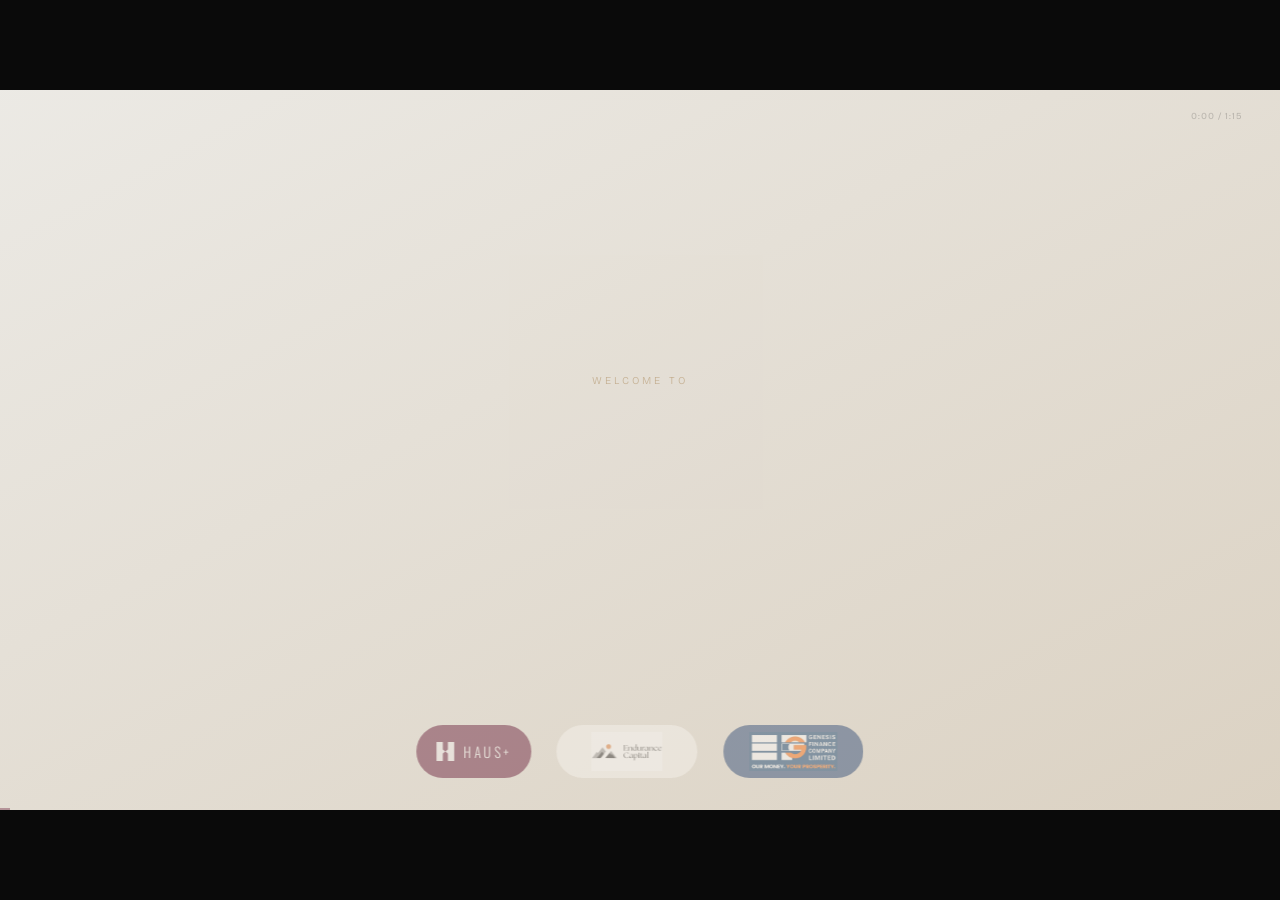
<file: index.html>
<!DOCTYPE html>
<html lang="en">
<head>
<meta charset="UTF-8">
<meta name="viewport" content="width=device-width, initial-scale=1.0">
<title>Reception Loop · Haus+</title>
<link rel="preconnect" href="https://fonts.googleapis.com">
<link rel="preconnect" href="https://fonts.gstatic.com" crossorigin>
<link href="https://fonts.googleapis.com/css2?family=Oswald:wght@200;300;400&family=Bricolage+Grotesque:opsz,wght@12..96,300;12..96,400&display=swap" rel="stylesheet">
<script src="https://cdnjs.cloudflare.com/ajax/libs/gsap/3.12.5/gsap.min.js"></script>
<style>
:root {
  --burgundy:  #5C0929;
  --concrete:  #E8E5E0;
  --charcoal:  #1D1A1E;
  --white:     #F8F6F3;
  --indigo:    #7B9FE8;
  --mitti:     #C4A882;
  --gold:      #A07840;
  --orange:    #E8622A;
  --navy:      #1B3A6B;
}
*, *::before, *::after { margin: 0; padding: 0; box-sizing: border-box; }

html, body {
  width: 100%; height: 100%;
  background: #0A0A0A;
  display: flex;
  align-items: center;
  justify-content: center;
  overflow: hidden;
  font-family: 'Oswald', sans-serif;
  cursor: none;
  user-select: none;
  -webkit-user-select: none;
}

.stage {
  position: relative;
  width: 100vw;
  height: 56.25vw;
  max-height: 100vh;
  max-width: 177.78vh;
  overflow: hidden;
  background: var(--concrete);
}

.scene {
  position: absolute;
  inset: 0;
  display: flex;
  align-items: center;
  justify-content: center;
  opacity: 0;
}

/* ── Progress & Timecode ── */
#progress {
  position: absolute;
  bottom: 0; left: 0;
  height: 2px;
  background: rgba(92, 9, 41, 0.35);
  width: 0%;
  z-index: 200;
}
#timecode {
  position: absolute;
  top: 2.8%; right: 3%;
  font-family: 'Bricolage Grotesque', sans-serif;
  font-size: 0.72vw;
  color: rgba(28, 26, 29, 0.22);
  letter-spacing: 0.1em;
  z-index: 200;
}

/* ── Scene Backgrounds ── */
.bg-concrete    { background: var(--concrete); }
.bg-warm        { background: linear-gradient(152deg, #ECEAE5 0%, #DAD0C0 100%); }
.bg-word        { background: linear-gradient(152deg, #E4DFDA 0%, #CECAB8 100%); }
.bg-charcoal    { background: var(--charcoal); }
.bg-burgundy    { background: var(--burgundy); }
.bg-light       { background: linear-gradient(152deg, #F2EEE9 0%, #E6DDD4 100%); }
.bg-white-warm  { background: var(--white); }
.bg-white       { background: #FFFFFF; }
.bg-parchment   { background: linear-gradient(152deg, #F2EDE5 0%, #E6D9C6 100%); }
.bg-parchment-lt{ background: linear-gradient(165deg, #F6F3EE 0%, #EEE9E0 100%); }
.bg-navy        { background: var(--navy); }
.bg-blue-lt     { background: linear-gradient(152deg, #F6F9FF 0%, #EDF1FA 100%); }
.bg-hosp        { background: linear-gradient(152deg, #2C2622 0%, #1E1A16 100%); }

/* ── Typography ── */
.t-head {
  font-family: 'Oswald', sans-serif;
  font-weight: 300;
  letter-spacing: -0.02em;
  text-transform: uppercase;
  line-height: 1.06;
}
.t-thin {
  font-family: 'Oswald', sans-serif;
  font-weight: 200;
  letter-spacing: -0.02em;
  text-transform: uppercase;
  line-height: 1.05;
}
.t-label {
  font-family: 'Bricolage Grotesque', sans-serif;
  font-weight: 300;
  letter-spacing: 0.22em;
  text-transform: uppercase;
  font-size: 0.82vw;
}
.t-body {
  font-family: 'Bricolage Grotesque', sans-serif;
  font-weight: 300;
  letter-spacing: 0.06em;
  line-height: 1.65;
}

/* ── Anim reset states ── */
.a  { opacity: 0; }
.ay { opacity: 0; transform: translateY(1.8vh); }

/* ── Gold divider ── */
.divider {
  width: 3.2vw;
  height: 1px;
  background: var(--gold);
}

/* ── Wipe circles for S18 ── */
#s18o, #s18n {
  position: absolute;
  width: 0; height: 0;
  border-radius: 50%;
  top: 50%; left: 50%;
  transform: translate(-50%, -50%);
}
#s18o { background: var(--orange); }
#s18n { background: var(--navy); }

/* ── Hospitality glow ── */
#s22g {
  position: absolute;
  inset: 0;
  background: radial-gradient(ellipse 80% 65% at 50% 55%,
    rgba(176, 118, 46, 0.45) 0%,
    rgba(140, 90, 30, 0.18) 45%,
    transparent 70%);
  pointer-events: none;
}

/* ── Brand transition lines ── */
#brand-line, #brand-line2 {
  position: absolute;
  top: 50%; left: 0;
  width: 0; height: 1px;
  transform: translateY(-50%);
  z-index: 100;
  pointer-events: none;
  opacity: 1;
}
#brand-line  { background: var(--orange); }
#brand-line2 { background: var(--orange); }

/* ── Three-Logo Bar ── */
#logo-bar {
  position: absolute;
  bottom: 4.5%;
  left: 50%;
  transform: translateX(-50%);
  display: flex;
  align-items: center;
  gap: 2vw;
  z-index: 150;
  opacity: 0;
}

.lb-chip {
  display: flex;
  align-items: center;
  justify-content: center;
  gap: 0.7vw;
  border-radius: 100px;
  white-space: nowrap;
  height: 5.8vh;
  padding: 0 1.6vw;
}

#lb-haus { background: var(--burgundy); }
#lb-end  { background: rgba(250, 247, 242, 0.96); min-width: 11vw; }
#lb-gen  { background: var(--navy); min-width: 11vw; }

.lb-name {
  font-family: 'Oswald', sans-serif;
  font-weight: 300;
  font-size: 1.1vw;
  letter-spacing: 0.18em;
  color: var(--white);
  text-transform: uppercase;
}
.lb-logo-sm {
  height: 4.4vh;
  width: auto;
  max-width: 14vw;
  object-fit: contain;
  display: block;
}
</style>
</head>
<body>
<div class="stage" id="stage">

  <div id="progress"></div>
  <div id="timecode">0:00 / 1:15</div>
  <div id="brand-line"></div>
  <div id="brand-line2"></div>

  <!-- ════════════════════════════════════════════════
       S2 · 0–3s · Welcome to a Suite of Real Estate…
  ════════════════════════════════════════════════ -->
  <div class="scene bg-warm" id="s2"
       style="flex-direction:column; gap:1.6vh; text-align:center; padding:0 10vw;">
    <div id="s2pre" class="t-label a"
         style="color:var(--gold); letter-spacing:0.28em;">Welcome to</div>
    <div id="s2h" class="t-thin ay"
         style="font-size:4.6vw; color:var(--charcoal);">
      A Suite of Real Estate,<br>Investing &amp; Credit.
    </div>
  </div>

  <!-- ════════════════════════════════════════════════
       S3 · 3–6s · Tagline
  ════════════════════════════════════════════════ -->
  <div class="scene bg-concrete" id="s3"
       style="flex-direction:column; align-items:center; text-align:center;">
    <div id="s3t" class="t-body ay"
         style="color:var(--charcoal); font-size:1.8vw; letter-spacing:0.06em;">
      A new way to arrive at work.
    </div>
  </div>

  <!-- ════════════════════════════════════════════════
       S4–S7 · 6–18s · One word at a time
  ════════════════════════════════════════════════ -->
  <div class="scene bg-word" id="s4"
       style="flex-direction:column; align-items:center; text-align:center;">
    <div id="s4w" class="t-thin ay" style="font-size:10vw; color:var(--charcoal);">Workspaces</div>
    <div id="s4n" class="t-label a" style="color:var(--burgundy); margin-top:1.8vh; letter-spacing:0.3em;">01</div>
  </div>

  <div class="scene bg-word" id="s5"
       style="flex-direction:column; align-items:center; text-align:center;">
    <div id="s5w" class="t-thin ay" style="font-size:10vw; color:var(--charcoal);">Capital</div>
    <div id="s5n" class="t-label a" style="color:var(--burgundy); margin-top:1.8vh; letter-spacing:0.3em;">02</div>
  </div>

  <div class="scene bg-word" id="s6"
       style="flex-direction:column; align-items:center; text-align:center;">
    <div id="s6w" class="t-thin ay" style="font-size:10vw; color:var(--charcoal);">Credit</div>
    <div id="s6n" class="t-label a" style="color:var(--burgundy); margin-top:1.8vh; letter-spacing:0.3em;">03</div>
  </div>

  <div class="scene bg-word" id="s7"
       style="flex-direction:column; align-items:center; text-align:center;">
    <div id="s7w" class="t-thin ay" style="font-size:8.5vw; color:var(--charcoal);">Hospitality</div>
    <div id="s7n" class="t-label a" style="color:var(--burgundy); margin-top:1.8vh; letter-spacing:0.3em;">04</div>
  </div>

  <!-- ════════════════════════════════════════════════
       S8 · 18–21s · One Ecosystem. Built with Permanence.
  ════════════════════════════════════════════════ -->
  <div class="scene bg-charcoal" id="s8"
       style="flex-direction:column; gap:2.2vh; align-items:center;
              text-align:center; padding:0 13vw;">
    <div id="s8d" class="divider a"></div>
    <div id="s8h" class="t-thin ay"
         style="font-size:4vw; color:var(--white);">
      One Ecosystem.<br>Built with Permanence.
    </div>
    <div id="s8s" class="t-label a" style="color:var(--mitti);">
      Workspaces &nbsp;·&nbsp; Capital &nbsp;·&nbsp; Credit &nbsp;·&nbsp; Hospitality
    </div>
  </div>

  <!-- ════════════════════════════════════════════════
       S9 · 21–24s · Haus+ colour journey (SLOW cross-fades)
  ════════════════════════════════════════════════ -->
  <div class="scene bg-burgundy" id="s9" style="overflow:hidden;">
    <img id="s9img16" class="a" src="Brand_assets/image16.jpg" alt="Haus+"
         style="position:absolute; inset:0; width:100%; height:100%; object-fit:cover;">
    <img id="s9img17" class="a" src="Brand_assets/image17.jpg" alt="Haus+"
         style="position:absolute; inset:0; width:100%; height:100%; object-fit:cover;">
    <img id="s9img18" class="a" src="Brand_assets/image18.jpg" alt="Haus+"
         style="position:absolute; inset:0; width:100%; height:100%; object-fit:cover;">
    <img id="s9img19" class="a" src="Brand_assets/image19.jpg" alt="Haus+"
         style="position:absolute; inset:0; width:100%; height:100%; object-fit:cover;">
  </div>

  <!-- ════════════════════════════════════════════════
       S10 · 24–28s · Managed offices — split layout
  ════════════════════════════════════════════════ -->
  <div class="scene bg-light" id="s10" style="overflow:hidden;">
    <!-- Right image panel -->
    <div id="s10img"
         style="position:absolute; right:0; top:0; width:46%; height:100%;
                opacity:0; overflow:hidden;">
      <img src="Brand_assets/image8.jpg" alt=""
           style="width:100%; height:100%; object-fit:cover; object-position:center;">
      <div style="position:absolute; inset:0;
                  background:linear-gradient(90deg, #F2EEE9 0%, rgba(242,238,233,0.55) 42%, transparent 78%);"></div>
    </div>
    <!-- Text left-aligned -->
    <div style="position:absolute; left:0; width:58%; height:100%;
                display:flex; flex-direction:column; gap:2vh;
                align-items:flex-start; justify-content:center;
                padding-left:7vw;">
      <div id="s10l" class="t-label a" style="color:var(--burgundy);">Haus+</div>
      <div id="s10h" class="t-head ay"
           style="font-size:4.4vw; color:var(--charcoal); text-align:left;">
        Managed Offices<br>for Modern Teams
      </div>
    </div>
  </div>

  <!-- ════════════════════════════════════════════════
       S11 · 28–32s · Designed. Operated. Serviced.
  ════════════════════════════════════════════════ -->
  <div class="scene bg-white-warm" id="s11"
       style="flex-direction:column; gap:2.5vh; align-items:center; text-align:center;">
    <div id="s11l" class="t-label a" style="color:var(--burgundy);">The Haus+ Promise</div>
    <div style="display:flex; gap:3.5vw; align-items:baseline; flex-wrap:nowrap;">
      <div id="s11a" class="t-head ay" style="font-size:4vw; color:var(--charcoal);">Designed.</div>
      <div id="s11b" class="t-head ay" style="font-size:4vw; color:var(--charcoal);">Operated.</div>
      <div id="s11c" class="t-head ay" style="font-size:4vw; color:var(--charcoal);">Serviced.</div>
    </div>
  </div>

  <!-- ════════════════════════════════════════════════
       S12 · 32–35s · Everything works before you arrive.
  ════════════════════════════════════════════════ -->
  <div class="scene bg-charcoal" id="s12"
       style="flex-direction:column; gap:2.2vh; align-items:center;
              text-align:center; padding:0 12vw;">
    <div id="s12h" class="t-thin ay"
         style="font-size:4.4vw; color:var(--white);">
      Everything works<br>before you arrive.
    </div>
    <div id="s12s" class="t-label a" style="color:var(--gold);">Haus+</div>
  </div>

  <!-- ════════════════════════════════════════════════
       S13 · 35–38s · Mountain rises (bridge to Endurance)
  ════════════════════════════════════════════════ -->
  <div class="scene bg-parchment" id="s13"
       style="flex-direction:column; gap:3.5vh; align-items:center;">
    <div style="position:relative; width:24vw; height:17vw; display:flex; align-items:center; justify-content:center;">
      <svg id="s13m" class="a" viewBox="0 0 240 160" width="24vw"
           style="position:absolute;" xmlns="http://www.w3.org/2000/svg">
        <polygon points="25,160 105,22 185,160" fill="#9C9590" opacity="0.5"/>
        <polygon points="65,160 138,8 215,160"  fill="#2C2420" opacity="0.88"/>
        <circle cx="165" cy="36" r="22" fill="#E8622A"/>
        <circle cx="165" cy="36" r="34" fill="#E8622A" opacity="0.12"/>
      </svg>
    </div>
    <div id="s13l" class="t-label a" style="color:rgba(60,48,36,0.5);">Endurance Capital</div>
  </div>

  <!-- ════════════════════════════════════════════════
       S14 · 38–41s · Endurance Capital logo
  ════════════════════════════════════════════════ -->
  <div class="scene bg-white" id="s14"
       style="flex-direction:column; gap:3.2vh; align-items:center; text-align:center; overflow:hidden;">
    <svg id="s14bg" viewBox="0 0 240 160"
         style="position:absolute; bottom:-4%; right:2%; width:28vw; opacity:0; pointer-events:none;"
         xmlns="http://www.w3.org/2000/svg">
      <polygon points="25,160 105,22 185,160" fill="#9C9590"/>
      <polygon points="65,160 138,8 215,160"  fill="#2C2420"/>
      <circle cx="165" cy="36" r="22" fill="#E8622A"/>
    </svg>
    <img id="s14logo" class="a" src="Brand_assets/Endurance Capital logo.jpeg"
         alt="Endurance Capital"
         style="width:28vw; filter:drop-shadow(0 4px 20px rgba(0,0,0,0.06)); position:relative; z-index:1;">
  </div>

  <!-- ════════════════════════════════════════════════
       S15 · 41–45s · Long-term public markets investing
  ════════════════════════════════════════════════ -->
  <div class="scene bg-parchment-lt" id="s15"
       style="flex-direction:column; gap:2.2vh; align-items:center;
              text-align:center; padding:0 15vw; overflow:hidden;">
    <!-- Subtle landscape background -->
    <img id="s15bg" src="Brand_assets/image15.jpg" alt=""
         style="position:absolute; inset:0; width:100%; height:100%; object-fit:cover;
                opacity:0; filter:saturate(0.2) sepia(0.35) brightness(1.08);">
    <div style="display:flex; align-items:center; gap:0.6vw; justify-content:center; position:relative; z-index:1;">
      <div id="s15dot" class="a"
           style="width:0.6vw; height:0.6vw; border-radius:50%;
                  background:var(--orange); flex-shrink:0;"></div>
      <div id="s15l" class="t-label a" style="color:var(--orange);">Endurance Capital</div>
    </div>
    <div id="s15h" class="t-head ay"
         style="font-size:4.4vw; color:var(--charcoal); position:relative; z-index:1;">
      Long-term public<br>markets investing
    </div>
  </div>

  <!-- ════════════════════════════════════════════════
       S16 · 45–49s · Markets move. Value endures.
  ════════════════════════════════════════════════ -->
  <div class="scene bg-charcoal" id="s16"
       style="flex-direction:column; gap:2.2vh; align-items:center;
              text-align:center; padding:0 12vw;">
    <svg id="s16bg" viewBox="0 0 1000 300" preserveAspectRatio="none"
         style="position:absolute; bottom:0; left:0; width:100%; height:38%; opacity:0; pointer-events:none;"
         xmlns="http://www.w3.org/2000/svg">
      <polygon points="0,300 200,60 400,300"   fill="rgba(255,255,255,0.05)"/>
      <polygon points="300,300 600,20 900,300"  fill="rgba(255,255,255,0.04)"/>
      <polygon points="700,300 900,80 1000,300" fill="rgba(255,255,255,0.03)"/>
      <circle cx="620" cy="20" r="40" fill="rgba(232,98,42,0.09)"/>
    </svg>
    <div id="s16h" class="t-thin ay"
         style="font-size:5vw; color:var(--white);">
      Markets move.<br>Value endures.
    </div>
    <div id="s16s" class="t-label a" style="color:var(--orange);">Endurance Capital</div>
  </div>

  <!-- ════════════════════════════════════════════════
       S17 · 49–52s · Climbing with great businesses
  ════════════════════════════════════════════════ -->
  <div class="scene bg-parchment-lt" id="s17"
       style="flex-direction:column; gap:2.2vh; align-items:center;
              text-align:center; padding:0 16vw; overflow:hidden;">
    <!-- Subtle landscape background -->
    <img id="s17bg" src="Brand_assets/image15.jpg" alt=""
         style="position:absolute; inset:0; width:100%; height:100%; object-fit:cover;
                opacity:0; filter:saturate(0.2) sepia(0.4) brightness(1.06);">
    <div id="s17sun" class="a"
         style="width:5vw; height:5vw; border-radius:50%;
                background:var(--orange);
                box-shadow:0 0 5vw rgba(232,98,42,0.22), 0 0 1.5vw rgba(232,98,42,0.45);
                position:relative; z-index:1;">
    </div>
    <svg id="s17mtn" class="a" viewBox="0 0 240 100" width="13vw"
         style="margin-top:-0.5vh; position:relative; z-index:1;" xmlns="http://www.w3.org/2000/svg">
      <polygon points="20,100 85,15 150,100" fill="#9C9590" opacity="0.4"/>
      <polygon points="90,100 155,25 220,100" fill="#2C2420" opacity="0.6"/>
    </svg>
    <div id="s17h" class="t-head ay"
         style="font-size:2.7vw; color:var(--charcoal); position:relative; z-index:1;">
      Climbing with great businesses,<br>one peak at a time.
    </div>
  </div>

  <!-- ════════════════════════════════════════════════
       S18 · 52–55s · Orange → Navy wipe (Endurance→Genesis)
  ════════════════════════════════════════════════ -->
  <div class="scene bg-white-warm" id="s18" style="overflow:hidden;">
    <div id="s18o"></div>
    <div id="s18n"></div>
    <div id="s18label" class="t-label a"
         style="position:absolute; color:#fff; letter-spacing:0.22em; z-index:10;">
      Genesis Finance
    </div>
  </div>

  <!-- ════════════════════════════════════════════════
       S19 · 55–58s · Genesis Finance logo — navy bg
  ════════════════════════════════════════════════ -->
  <div class="scene bg-navy" id="s19"
       style="flex-direction:column; gap:3.2vh; align-items:center; text-align:center;">
    <img id="s19logo" class="a" src="Brand_assets/Genesis Finance logo.png"
         alt="Genesis Finance"
         style="width:21vw; filter:drop-shadow(0 0 28px rgba(255,255,255,0.10)) drop-shadow(0 6px 28px rgba(0,0,0,0.30));">
  </div>

  <!-- ════════════════════════════════════════════════
       S20 · 58–62s · Credit built on trust and continuity
  ════════════════════════════════════════════════ -->
  <div class="scene bg-blue-lt" id="s20"
       style="flex-direction:column; gap:2.2vh; align-items:center;
              text-align:center; padding:0 15vw;">
    <div id="s20l" class="t-label a" style="color:var(--navy);">Genesis Finance</div>
    <div id="s20h" class="t-head ay"
         style="font-size:4.4vw; color:var(--charcoal);">
      Credit built on<br>trust and continuity
    </div>
  </div>

  <!-- ════════════════════════════════════════════════
       S21 · 62–65s · Supporting businesses — Navy
  ════════════════════════════════════════════════ -->
  <div class="scene bg-navy" id="s21"
       style="flex-direction:column; gap:2.2vh; align-items:center;
              text-align:center; padding:0 14vw;">
    <div id="s21h" class="t-head ay"
         style="font-size:4vw; color:var(--white);">
      Supporting businesses<br>through financial solutions
    </div>
    <div id="s21s" class="t-label a"
         style="color:rgba(248,246,243,0.32);">
      Genesis Finance Company Limited
    </div>
  </div>

  <!-- ════════════════════════════════════════════════
       S22 · 65–72s · Hospitality — EXTENDED with hotel image
  ════════════════════════════════════════════════ -->
  <div class="scene bg-hosp" id="s22"
       style="flex-direction:column; gap:2.2vh; align-items:center;
              text-align:center; padding:0 12vw; overflow:hidden;">
    <!-- Hotel background image (Ken Burns) -->
    <img id="s22bgimg" src="Brand_assets/image12.jpeg" alt=""
         style="position:absolute; inset:0; width:100%; height:100%;
                object-fit:cover; object-position:center;
                opacity:0; transform:scale(1.0); transform-origin:center;">
    <!-- Permanent dark gradient overlay — visible when scene is -->
    <div style="position:absolute; inset:0;
                background:linear-gradient(160deg, rgba(28,22,18,0.58) 0%, rgba(16,12,8,0.88) 100%);
                pointer-events:none; z-index:1;"></div>
    <div id="s22g" class="a" style="z-index:2;"></div>
    <div id="s22l" class="t-label a"
         style="color:var(--mitti); position:relative; z-index:3;">Hospitality Investments</div>
    <div id="s22h" class="t-thin ay"
         style="font-size:4.4vw; color:var(--white); position:relative; z-index:3;">
      Hotels &amp; Destination<br>Assets Across India
    </div>
    <div id="s22s" class="t-body a"
         style="color:var(--mitti); position:relative; z-index:3;
                font-size:1vw; letter-spacing:0.14em; text-transform:uppercase;">
      Service &nbsp;·&nbsp; Experience &nbsp;·&nbsp; Permanence
    </div>
  </div>

  <!-- ════════════════════════════════════════════════
       S23 · 72–75s · Closing — family of companies
  ════════════════════════════════════════════════ -->
  <div class="scene bg-concrete" id="s23"
       style="flex-direction:column; gap:2.2vh; align-items:center;
              text-align:center; padding:0 12vw;">
    <div id="s23t" class="t-label a" style="color:var(--burgundy);">The Ecosystem</div>
    <div id="s23m" class="t-thin ay"
         style="font-size:2.9vw; color:var(--charcoal);">
      Spaces &nbsp;·&nbsp; Capital &nbsp;·&nbsp; Credit &nbsp;·&nbsp; Hospitality
    </div>
    <div id="s23sub" class="t-body a"
         style="color:#6A6058; font-size:1.05vw; letter-spacing:0.06em;">
      One ecosystem. Built with permanence.
    </div>
    <div id="s23d" class="divider a" style="margin:0.6vh auto;"></div>
    <div id="s23w" class="t-thin ay"
         style="font-size:2.2vw; color:var(--charcoal); letter-spacing:0.04em;">
      Haus+ &nbsp;·&nbsp; Endurance Capital &nbsp;·&nbsp; Genesis Finance
    </div>
  </div>

  <!-- ════════════════════════════════════════════════
       THREE-LOGO BAR  (always on top)
  ════════════════════════════════════════════════ -->
  <div id="logo-bar">
    <!-- Haus+ : burgundy chip with H-mark SVG + wordmark -->
    <div class="lb-chip" id="lb-haus">
      <!-- H-mark recreation: two pillars with inward V-notch -->
      <svg viewBox="0 0 28 30" width="18" height="19"
           style="flex-shrink:0; display:block;">
        <polygon points="0,0 10,0 10,12 14,15 10,18 10,30 0,30"
                 fill="rgba(248,246,243,0.95)"/>
        <polygon points="28,0 18,0 18,12 14,15 18,18 18,30 28,30"
                 fill="rgba(248,246,243,0.95)"/>
      </svg>
      <span class="lb-name">Haus+</span>
    </div>
    <!-- Endurance Capital : cream chip with logo -->
    <div class="lb-chip" id="lb-end">
      <img src="Brand_assets/Endurance Capital logo.jpeg"
           class="lb-logo-sm" alt="Endurance Capital">
    </div>
    <!-- Genesis Finance : navy chip with logo -->
    <div class="lb-chip" id="lb-gen">
      <img src="Brand_assets/Genesis Finance logo.png"
           class="lb-logo-sm" alt="Genesis Finance">
    </div>
  </div>

</div><!-- /stage -->

<script>
// ══════════════════════════════════════════════════════
//  RECEPTION LOOP — 75-SECOND MASTER TIMELINE
//  S1 removed; S9 slow colour flip; S22 extended;
//  three-logo bar with highlight states.
// ══════════════════════════════════════════════════════

const TOTAL = 75;

const SCENES = [
  's2','s3','s4','s5','s6','s7','s8','s9','s10',
  's11','s12','s13','s14','s15','s16','s17','s18','s19',
  's20','s21','s22','s23'
];

const ANIMS_A = [
  's2pre',
  's4n','s5n','s6n','s7n',
  's8d','s8s',
  's9img16','s9img17','s9img18','s9img19',
  's10l',
  's11l',
  's12s','s13l',
  's14bg',
  's15dot','s15l','s15bg',
  's16bg','s16s',
  's17sun','s17bg',
  's18label',
  's20l','s21s',
  's22g','s22bgimg','s22l','s22s',
  's23t','s23sub','s23d'
];

const ANIMS_AY = [
  's2h','s3t','s4w','s5w','s6w','s7w','s8h',
  's10h','s11a','s11b','s11c','s12h','s15h','s16h',
  's17h','s20h','s21h','s22h','s23m','s23w'
];

let tl = null;

// ── Logo-bar state helpers ────────────────────────────
function lbAll() {
  gsap.to(['#lb-haus','#lb-end','#lb-gen'],
    { opacity:0.65, scale:1, duration:0.6, ease:'power2.out' });
}
function lbHaus() {
  gsap.to('#lb-haus',           { opacity:1,    scale:1,    duration:0.5, ease:'power2.out' });
  gsap.to(['#lb-end','#lb-gen'],{ opacity:0.28, scale:0.95, duration:0.5, ease:'power2.out' });
}
function lbEnd() {
  gsap.to('#lb-end',              { opacity:1,    scale:1,    duration:0.5, ease:'power2.out' });
  gsap.to(['#lb-haus','#lb-gen'], { opacity:0.28, scale:0.95, duration:0.5, ease:'power2.out' });
}
function lbGen() {
  gsap.to('#lb-gen',              { opacity:1,    scale:1,    duration:0.5, ease:'power2.out' });
  gsap.to(['#lb-haus','#lb-end'], { opacity:0.28, scale:0.95, duration:0.5, ease:'power2.out' });
}
function lbHosp() {
  gsap.to(['#lb-haus','#lb-end','#lb-gen'],
    { opacity:0.5, scale:0.97, duration:0.6, ease:'power2.out' });
}

// ── Reset ──────────────────────────────────────────────
function reset() {
  gsap.set(SCENES.map(id => `#${id}`), { opacity: 0 });
  gsap.set(ANIMS_A.map(id  => `#${id}`), { opacity: 0 });
  gsap.set(ANIMS_AY.map(id => `#${id}`), { opacity: 0, y: '1.8vh' });
  gsap.set('#s13m', { opacity: 0, y: '6vw' });
  gsap.set('#s14logo, #s19logo', { opacity: 0 });
  gsap.set('#s18o, #s18n', { width: 0, height: 0 });
  gsap.set('#progress', { width: '0%' });
  gsap.set('#brand-line, #brand-line2', { width: 0, opacity: 1 });
  gsap.set('#s4w, #s5w, #s6w, #s7w', { scale: 0.93 });
  gsap.set('#s11a, #s11b, #s11c', { scale: 0.9 });
  gsap.set('#s8d', { scaleX: 0, transformOrigin: 'left center' });
  gsap.set('#s17sun', { scale: 1 });
  gsap.set('#s17mtn', { y: '2vw', opacity: 0 });
  gsap.set('#s20h', { letterSpacing: '-0.05em' });
  gsap.set('#logo-bar', { opacity: 0 });
  gsap.set(['#lb-haus','#lb-end','#lb-gen'], { opacity: 0.65, scale: 1 });
  gsap.set('#s10img', { opacity: 0 });
  gsap.set('#s22bgimg', { scale: 1.0 });
}

// ── Main timeline ──────────────────────────────────────
function run() {
  reset();
  if (tl) tl.kill();

  tl = gsap.timeline({
    onUpdate() {
      const pct = Math.min((tl.time() / TOTAL) * 100, 100);
      document.getElementById('progress').style.width = pct + '%';
      const t = Math.floor(tl.time());
      const m = Math.floor(t / 60);
      const s = String(t % 60).padStart(2, '0');
      document.getElementById('timecode').textContent = `${m}:${s} / 1:15`;
    },
    onComplete() {
      setTimeout(run, 900);
    }
  });

  // ── S2 · 0–3s · Welcome to a Suite of Real Estate… ──
  tl.to('#s2',     { opacity:1, duration:0.8 }, 0)
    .to('#logo-bar',{ opacity:1, duration:0.9 }, 0.2)
    .to('#s2pre',  { opacity:1, duration:0.6 }, 0.4)
    .to('#s2h',    { opacity:1, y:0, duration:1.1, ease:'power2.out' }, 0.85)
    .to('#s2',     { opacity:0, duration:0.7 }, 2.5);
  tl.call(lbAll, null, 0.3);

  // ── S3 · 3–6s ────────────────────────────────────────
  tl.to('#s3',  { opacity:1, duration:0.7 }, 2.7)
    .to('#s3t', { opacity:1, y:0, duration:0.9, ease:'power2.out' }, 3.1)
    .to('#s3',  { opacity:0, duration:0.7 }, 5.3);

  // ── S4 · 6–9s ─────────────────────────────────────────
  tl.to('#s4',  { opacity:1, duration:0.5 }, 5.5)
    .to('#s4w', { opacity:1, y:0, scale:1.0, duration:0.8, ease:'power2.out' }, 5.8)
    .to('#s4n', { opacity:1, duration:0.5 }, 6.4)
    .to('#s4',  { opacity:0, duration:0.45 }, 8.4);

  // ── S5 · 9–12s ────────────────────────────────────────
  tl.to('#s5',  { opacity:1, duration:0.4 }, 8.6)
    .to('#s5w', { opacity:1, y:0, scale:1.0, duration:0.8, ease:'power2.out' }, 8.8)
    .to('#s5n', { opacity:1, duration:0.5 }, 9.4)
    .to('#s5',  { opacity:0, duration:0.45 }, 11.4);

  // ── S6 · 12–15s ───────────────────────────────────────
  tl.to('#s6',  { opacity:1, duration:0.4 }, 11.6)
    .to('#s6w', { opacity:1, y:0, scale:1.0, duration:0.8, ease:'power2.out' }, 11.8)
    .to('#s6n', { opacity:1, duration:0.5 }, 12.4)
    .to('#s6',  { opacity:0, duration:0.45 }, 14.4);

  // ── S7 · 15–18s ───────────────────────────────────────
  tl.to('#s7',  { opacity:1, duration:0.4 }, 14.6)
    .to('#s7w', { opacity:1, y:0, scale:1.0, duration:0.8, ease:'power2.out' }, 14.8)
    .to('#s7n', { opacity:1, duration:0.5 }, 15.4)
    .to('#s7',  { opacity:0, duration:0.5 }, 17.3);

  // ── S8 · 18–21s ───────────────────────────────────────
  tl.to('#s8',  { opacity:1, duration:0.8 }, 17.3)
    .to('#s8d', { opacity:1, scaleX:1, duration:0.6, ease:'power2.out' }, 17.7)
    .to('#s8h', { opacity:1, y:0, duration:1.0, ease:'power2.out' }, 18.0)
    .to('#s8s', { opacity:1, duration:0.7 }, 19.1)
    .to('#s8',  { opacity:0, duration:0.7 }, 20.3);

  // ── S9 · 21–24s · Haus+ SLOW colour journey ───────────
  tl.call(lbHaus, null, 19.9);
  tl.to('#s9',      { opacity:1, duration:0.8 }, 20.1)
    // img16 fades in gently
    .to('#s9img16', { opacity:1, duration:0.5, ease:'power2.inOut' }, 20.5)
    // 16 → 17  slow cross-fade
    .to('#s9img16', { opacity:0, duration:0.6, ease:'power2.inOut' }, 21.2)
    .to('#s9img17', { opacity:1, duration:0.6, ease:'power2.inOut' }, 21.2)
    // 17 → 18
    .to('#s9img17', { opacity:0, duration:0.6, ease:'power2.inOut' }, 22.0)
    .to('#s9img18', { opacity:1, duration:0.6, ease:'power2.inOut' }, 22.0)
    // 18 → 19
    .to('#s9img18', { opacity:0, duration:0.6, ease:'power2.inOut' }, 22.8)
    .to('#s9img19', { opacity:1, duration:0.6, ease:'power2.inOut' }, 22.8)
    // 19 → 17  hero landing (canonical white-on-burgundy)
    .to('#s9img19', { opacity:0, duration:0.65, ease:'power2.out' }, 23.5)
    .to('#s9img17', { opacity:1, duration:0.75, ease:'power2.out' }, 23.5)
    .to('#s9',      { opacity:0, duration:0.6 }, 24.0);

  // ── S10 · 24–28s · Managed Offices (split layout) ─────
  tl.to('#s10',    { opacity:1, duration:0.7 }, 24.0)
    .to('#s10img', { opacity:1, duration:1.3, ease:'power2.out' }, 24.2)
    .to('#s10l',   { opacity:1, duration:0.5 }, 24.5)
    .to('#s10h',   { opacity:1, y:0, duration:1.0, ease:'power2.out' }, 24.8)
    .to('#s10',    { opacity:0, duration:0.7 }, 27.5);

  // ── S11 · 28–32s ──────────────────────────────────────
  tl.to('#s11',  { opacity:1, duration:0.7 }, 27.5)
    .to('#s11l', { opacity:1, duration:0.5 }, 28.0)
    .to('#s11a', { opacity:1, y:0, scale:1.0, duration:0.65, ease:'power2.out' }, 28.4)
    .to('#s11b', { opacity:1, y:0, scale:1.0, duration:0.65, ease:'power2.out' }, 29.2)
    .to('#s11c', { opacity:1, y:0, scale:1.0, duration:0.65, ease:'power2.out' }, 30.0)
    .to('#s11',  { opacity:0, duration:0.7 }, 31.4);

  // ── S12 · 32–35s ──────────────────────────────────────
  tl.to('#s12',  { opacity:1, duration:0.7 }, 31.4)
    .to('#s12h', { opacity:1, y:0, duration:1.0, ease:'power2.out' }, 31.9)
    .to('#s12s', { opacity:1, duration:0.6 }, 33.2)
    .to('#s12',  { opacity:0, duration:0.7 }, 34.4);

  // ── Haus+ → Endurance brand line ──────────────────────
  tl.to('#brand-line', { width:'100vw', duration:0.45, ease:'power2.inOut' }, 34.4)
    .to('#brand-line', { opacity:0, duration:0.3 }, 34.85)
    .set('#brand-line', { width:0, opacity:1 }, 35.2);
  tl.call(lbEnd, null, 34.9);

  // ── S13 · 35–38s · Mountain bridge ────────────────────
  tl.to('#s13',  { opacity:1, duration:0.8 }, 34.4)
    .to('#s13m', { opacity:1, y:0, duration:1.2, ease:'power3.out' }, 35.7)
    .to('#s13l', { opacity:1, duration:0.6 }, 36.6)
    .to('#s13',  { opacity:0, duration:0.7 }, 37.5);

  // ── S14 · 38–41s · Endurance Capital logo ─────────────
  tl.to('#s14',     { opacity:1, duration:0.7 }, 37.5)
    .to('#s14bg',   { opacity:0.04, duration:1.2, ease:'power2.out' }, 37.8)
    .to('#s14logo', { opacity:1, duration:1.0, ease:'power2.out' }, 38.0)
    .to('#s14',     { opacity:0, duration:0.7 }, 40.5);

  // ── S15 · 41–45s (subtle landscape bg) ───────────────
  tl.to('#s15',    { opacity:1, duration:0.7 }, 40.5)
    .to('#s15bg',  { opacity:0.12, duration:1.4, ease:'power2.out' }, 40.5)
    .to('#s15dot', { opacity:1, duration:0.4 }, 41.0)
    .to('#s15l',   { opacity:1, duration:0.5 }, 41.0)
    .to('#s15h',   { opacity:1, y:0, duration:1.0, ease:'power2.out' }, 41.3)
    .to('#s15',    { opacity:0, duration:0.7 }, 44.4);

  // ── S16 · 45–49s ──────────────────────────────────────
  tl.to('#s16',   { opacity:1, duration:0.7 }, 44.4)
    .to('#s16bg', { opacity:1, duration:1.2, ease:'power2.out' }, 44.4)
    .to('#s16h',  { opacity:1, y:0, duration:1.0, ease:'power2.out' }, 44.9)
    .to('#s16s',  { opacity:1, duration:0.6 }, 46.4)
    .to('#s16',   { opacity:0, duration:0.7 }, 48.4);

  // ── S17 · 49–52s (subtle landscape bg) ───────────────
  tl.to('#s17',    { opacity:1, duration:0.7 }, 48.4)
    .to('#s17bg',  { opacity:0.18, duration:1.2, ease:'power2.out' }, 48.4)
    .to('#s17sun', { opacity:1, duration:1.0, ease:'power2.out' }, 49.0)
    .to('#s17sun', { scale:1.12, duration:0.65, ease:'power2.inOut' }, 49.8)
    .to('#s17sun', { scale:1.0,  duration:0.65, ease:'power2.inOut' }, 50.45)
    .to('#s17mtn', { opacity:1, y:0, duration:0.8, ease:'power3.out' }, 49.3)
    .to('#s17h',   { opacity:1, y:0, duration:1.0, ease:'power2.out' }, 49.6);

  // ── Endurance → Genesis: STRONGER transition ──────────
  // Orange brand line flashes simultaneously with S17 exit
  tl.to('#brand-line2', { width:'100vw', duration:0.28, ease:'power3.in' }, 51.0)
    .to('#s17',          { opacity:0, duration:0.22 }, 51.05)
    .to('#brand-line2',  { opacity:0, duration:0.22 }, 51.3)
    .set('#brand-line2', { width:0, opacity:1 }, 51.6);
  tl.call(lbGen, null, 51.5);

  // ── S18 · 52–55s · Energetic orange→navy wipe ─────────
  tl.to('#s18',      { opacity:1, duration:0.04 }, 51.25)
    .to('#s18o',     { width:'300vmax', height:'300vmax',
                       duration:1.15, ease:'power3.inOut' }, 51.35)
    .to('#s18n',     { width:'300vmax', height:'300vmax',
                       duration:1.0, ease:'power3.inOut' }, 52.4)
    .to('#s18label', { opacity:1, duration:0.4, ease:'power2.out' }, 53.2)
    .to('#s18',      { opacity:0, duration:0.05 }, 53.8);

  // ── S19 · 55–58s · Genesis Finance logo ───────────────
  tl.to('#s19',     { opacity:1, duration:0.7 }, 53.8)
    .to('#s19logo', { opacity:1, duration:1.0, ease:'power2.out' }, 54.2)
    .to('#s19',     { opacity:0, duration:0.7 }, 57.4);

  // ── S20 · 58–62s ──────────────────────────────────────
  tl.to('#s20',  { opacity:1, duration:0.7 }, 57.4)
    .to('#s20l', { opacity:1, duration:0.5 }, 57.9)
    .to('#s20h', { opacity:1, y:0, letterSpacing:'-0.02em', duration:1.2, ease:'power2.out' }, 58.2)
    .to('#s20',  { opacity:0, duration:0.7 }, 61.4);

  // ── S21 · 62–65s ──────────────────────────────────────
  tl.to('#s21',  { opacity:1, duration:0.7 }, 61.4)
    .to('#s21h', { opacity:1, y:0, duration:1.0, ease:'power2.out' }, 61.9)
    .to('#s21s', { opacity:1, duration:0.6 }, 63.3)
    .to('#s21',  { opacity:0, duration:0.8 }, 64.3);

  // ── S22 · 65–72s · Hospitality EXTENDED + hotel image ─
  tl.call(lbHosp, null, 64.3);
  tl.to('#s22',      { opacity:1, duration:1.5, ease:'power2.inOut' }, 63.9)
    // Hotel image fades in + very slow Ken Burns zoom
    .to('#s22bgimg', { opacity:1, scale:1.07, duration:9.5, ease:'none' }, 63.9)
    .to('#s22g',     { opacity:1, duration:2.0 }, 65.0)
    .to('#s22l',     { opacity:1, duration:0.8 }, 65.9)
    .to('#s22h',     { opacity:1, y:0, duration:1.1, ease:'power2.out' }, 66.8)
    .to('#s22s',     { opacity:1, duration:0.7 }, 68.6)
    // Long hold — breathe — then fade
    .to('#s22',      { opacity:0, duration:1.2 }, 70.6);

  // ── S23 · 72–75s · Closing ────────────────────────────
  tl.call(lbAll, null, 71.6);
  tl.to('#s23',    { opacity:1, duration:0.8 }, 71.6)
    .to('#s23t',   { opacity:1, duration:0.5 }, 72.0)
    .to('#s23m',   { opacity:1, y:0, duration:1.0, ease:'power2.out' }, 72.3)
    .to('#s23sub', { opacity:1, duration:0.6 }, 73.3)
    .to('#s23d',   { opacity:1, duration:0.5 }, 73.9)
    .to('#s23w',   { opacity:1, y:0, duration:1.0, ease:'power2.out' }, 74.2)
    .to('#s23',    { opacity:0, duration:1.0 }, 74.1)
    .to('#logo-bar',{ opacity:0, duration:1.0 }, 74.1);
}

// ══════════════════════════════════════════════════════
//  MUSIC — Web Audio API upbeat loop (120 BPM, C-major)
// ══════════════════════════════════════════════════════
const Music = (() => {
  let ctx = null, master = null, sched = null;
  let nextBeat = 0, beatIdx = 0;
  const BPM = 120, DUR = 60 / BPM; // 0.5 s per beat

  const CHORDS = [
    [261.63, 329.63, 392.00],  // C maj
    [293.66, 369.99, 440.00],  // D min
    [392.00, 493.88, 587.33],  // G maj
    [220.00, 261.63, 329.63],  // A min
  ];

  // ── ROCK KICK: 3 layers — deep sub + mid punch + beater click ──
  function kick(t, vol = 1) {
    // Layer 1: sub thump (80→40 Hz, 0.9s) — the chest-hitting low end
    const sub = ctx.createOscillator(), subG = ctx.createGain();
    sub.frequency.setValueAtTime(82, t);
    sub.frequency.exponentialRampToValueAtTime(42, t + 0.18);
    sub.frequency.exponentialRampToValueAtTime(0.001, t + 0.9);
    subG.gain.setValueAtTime(vol * 2.8, t);
    subG.gain.exponentialRampToValueAtTime(0.001, t + 0.9);
    sub.connect(subG); subG.connect(master); sub.start(t); sub.stop(t + 0.91);

    // Layer 2: mid punch (160→65 Hz, 0.18s) — the body
    const mid = ctx.createOscillator(), midG = ctx.createGain();
    mid.frequency.setValueAtTime(160, t);
    mid.frequency.exponentialRampToValueAtTime(65, t + 0.18);
    midG.gain.setValueAtTime(vol * 2.2, t);
    midG.gain.exponentialRampToValueAtTime(0.001, t + 0.22);
    mid.connect(midG); midG.connect(master); mid.start(t); mid.stop(t + 0.23);

    // Layer 3: beater click (260→90 Hz, 0.025s) — the attack transient
    const click = ctx.createOscillator(), clickG = ctx.createGain();
    click.frequency.setValueAtTime(260, t);
    click.frequency.exponentialRampToValueAtTime(90, t + 0.025);
    clickG.gain.setValueAtTime(vol * 2.4, t);
    clickG.gain.exponentialRampToValueAtTime(0.001, t + 0.025);
    click.connect(clickG); clickG.connect(master); click.start(t); click.stop(t + 0.03);
  }

  // ── ROCK SNARE: wide noise body + shell resonance + crack ──
  function snare(t, vol = 1) {
    // Noise body with shaped envelope (louder, longer than electronic)
    const len = Math.floor(ctx.sampleRate * 0.32);
    const buf = ctx.createBuffer(1, len, ctx.sampleRate);
    const d = buf.getChannelData(0);
    for (let i = 0; i < len; i++) {
      const env = Math.pow(1 - i / len, 1.4);
      d[i] = (Math.random() * 2 - 1) * env;
    }
    const src = ctx.createBufferSource(); src.buffer = buf;
    const hp = ctx.createBiquadFilter();
    hp.type = 'highpass'; hp.frequency.value = 600;
    const g = ctx.createGain();
    g.gain.setValueAtTime(vol * 1.6, t);
    g.gain.exponentialRampToValueAtTime(0.001, t + 0.3);
    src.connect(hp); hp.connect(g); g.connect(master);
    src.start(t); src.stop(t + 0.32);

    // Shell resonance — the wood body of the drum (200 Hz)
    const shell = ctx.createOscillator(), shellG = ctx.createGain();
    shell.frequency.setValueAtTime(210, t);
    shellG.gain.setValueAtTime(vol * 0.55, t);
    shellG.gain.exponentialRampToValueAtTime(0.001, t + 0.18);
    shell.connect(shellG); shellG.connect(master); shell.start(t); shell.stop(t + 0.19);

    // Crack transient (380→190 Hz) — the rim shot snap
    const crack = ctx.createOscillator(), crackG = ctx.createGain();
    crack.frequency.setValueAtTime(380, t);
    crack.frequency.exponentialRampToValueAtTime(190, t + 0.04);
    crackG.gain.setValueAtTime(vol * 0.9, t);
    crackG.gain.exponentialRampToValueAtTime(0.001, t + 0.04);
    crack.connect(crackG); crackG.connect(master); crack.start(t); crack.stop(t + 0.05);

    // Room ambience — short noise tail simulating room reflections
    const rLen = Math.floor(ctx.sampleRate * 0.12);
    const rBuf = ctx.createBuffer(1, rLen, ctx.sampleRate);
    const rD = rBuf.getChannelData(0);
    for (let i = 0; i < rLen; i++) rD[i] = (Math.random() * 2 - 1) * (1 - i / rLen);
    const rSrc = ctx.createBufferSource(); rSrc.buffer = rBuf;
    const rHp = ctx.createBiquadFilter(); rHp.type = 'highpass'; rHp.frequency.value = 800;
    const rG = ctx.createGain();
    rG.gain.setValueAtTime(vol * 0.25, t + 0.04); // delayed slightly
    rG.gain.exponentialRampToValueAtTime(0.001, t + 0.16);
    rSrc.connect(rHp); rHp.connect(rG); rG.connect(master);
    rSrc.start(t + 0.04); rSrc.stop(t + 0.16);
  }

  // ── RIDE CYMBAL: metallic shimmer on 8th notes ──
  function ride(t, vol = 0.14) {
    const len = Math.floor(ctx.sampleRate * 0.55);
    const buf = ctx.createBuffer(1, len, ctx.sampleRate);
    const d = buf.getChannelData(0);
    for (let i = 0; i < len; i++) {
      const env = Math.pow(1 - i / len, 0.7);
      d[i] = (Math.random() * 2 - 1) * env;
    }
    const src = ctx.createBufferSource(); src.buffer = buf;
    const bp = ctx.createBiquadFilter();
    bp.type = 'bandpass'; bp.frequency.value = 7500; bp.Q.value = 0.4;
    const hp = ctx.createBiquadFilter();
    hp.type = 'highpass'; hp.frequency.value = 5500;
    const g = ctx.createGain();
    g.gain.setValueAtTime(vol, t);
    g.gain.exponentialRampToValueAtTime(0.001, t + 0.55);
    src.connect(bp); bp.connect(hp); hp.connect(g); g.connect(master);
    src.start(t); src.stop(t + 0.56);
  }

  // ── CRASH CYMBAL: long wash, fired every 4 bars ──
  function crash(t, vol = 0.38) {
    const len = Math.floor(ctx.sampleRate * 2.2);
    const buf = ctx.createBuffer(1, len, ctx.sampleRate);
    const d = buf.getChannelData(0);
    for (let i = 0; i < len; i++) {
      const env = Math.pow(1 - i / len, 0.45);
      d[i] = (Math.random() * 2 - 1) * env;
    }
    const src = ctx.createBufferSource(); src.buffer = buf;
    const hp = ctx.createBiquadFilter();
    hp.type = 'highpass'; hp.frequency.value = 5800;
    const g = ctx.createGain();
    g.gain.setValueAtTime(vol, t);
    g.gain.exponentialRampToValueAtTime(0.001, t + 2.2);
    src.connect(hp); hp.connect(g); g.connect(master);
    src.start(t); src.stop(t + 2.21);
  }

  function pad(freqs, t, dur) {
    const g = ctx.createGain();
    g.gain.setValueAtTime(0, t);
    g.gain.linearRampToValueAtTime(0.038, t + 0.2);
    g.gain.setValueAtTime(0.038, t + dur * 0.78);
    g.gain.exponentialRampToValueAtTime(0.001, t + dur);
    g.connect(master);
    freqs.forEach(f => {
      [1, 2].forEach(oct => {
        const o = ctx.createOscillator();
        o.type = 'triangle';
        o.frequency.value = f * oct;
        o.detune.value = (Math.random() - 0.5) * 8;
        o.connect(g); o.start(t); o.stop(t + dur + 0.05);
      });
    });
  }

  function bassNote(freq, t, dur) {
    const o = ctx.createOscillator(), g = ctx.createGain();
    const lp = ctx.createBiquadFilter();
    o.type = 'sine';
    o.frequency.value = freq / 2;
    lp.type = 'lowpass'; lp.frequency.value = 350;
    g.gain.setValueAtTime(0.5, t);
    g.gain.exponentialRampToValueAtTime(0.001, t + dur);
    o.connect(lp); lp.connect(g); g.connect(master);
    o.start(t); o.stop(t + dur);
  }

  // ── ROCK PATTERN ──────────────────────────────────────────────────────────
  // Kick on 1 & 3, big backbeat snare on 2 & 4,
  // ride cymbal on every 8th note, crash cymbal every 4 bars.
  function tick(b, t) {
    const b4  = b % 4;   // position within 1 bar (0‒3)
    const b16 = b % 16;  // position within 4-bar phrase (0‒15)
    const chord = CHORDS[Math.floor(b / 4) % CHORDS.length];

    // KICK — 1 and 3; extra "and-of-4" kick for driving momentum
    if (b4 === 0) kick(t);
    if (b4 === 2) kick(t);
    if (b4 === 3) kick(t + DUR * 0.5, 0.55); // "and" of 4 — pickup kick

    // SNARE — 2 and 4 (the rock backbeat, loud)
    if (b4 === 1 || b4 === 3) snare(t);

    // RIDE — 8th notes (on the beat + the "and")
    ride(t, b4 === 0 ? 0.18 : 0.12);
    ride(t + DUR * 0.5, 0.10);

    // CRASH — beat 1 of every 4-bar phrase
    if (b16 === 0) crash(t);

    // PAD — chord per bar
    if (b4 === 0) pad(chord, t, DUR * 4 - 0.06);

    // BASS — root on 1, 5th on 3
    if (b4 === 0) bassNote(chord[0], t, DUR * 1.7);
    if (b4 === 2) bassNote(chord[2], t, DUR * 1.5);
  }

  function schedule() {
    while (nextBeat < ctx.currentTime + 0.45) {
      tick(beatIdx, nextBeat);
      nextBeat += DUR;
      beatIdx++;
    }
  }

  let started = false;
  return {
    start() {
      if (started) return;
      started = true;
      ctx = new (window.AudioContext || window.webkitAudioContext)();
      master = ctx.createGain();
      const comp = ctx.createDynamicsCompressor();
      comp.threshold.value = -14; comp.ratio.value = 6;
      comp.attack.value = 0.003; comp.release.value = 0.2;
      master.connect(comp); comp.connect(ctx.destination);

      ctx.resume().then(() => {
        master.gain.setValueAtTime(0, ctx.currentTime);
        master.gain.linearRampToValueAtTime(0.30, ctx.currentTime + 2.5);
        nextBeat = ctx.currentTime + 0.08;
        beatIdx = 0;
        sched = setInterval(schedule, 40);
      });
    }
  };
})();

// ── Boot & Controls ───────────────────────────────────
window.addEventListener('load', () => setTimeout(run, 500));
document.addEventListener('keydown', e => {
  if (e.code === 'Space') { e.preventDefault(); Music.start(); run(); }
  else Music.start();
});
document.getElementById('stage').addEventListener('click', () => {
  Music.start();
  run();
  // Request fullscreen on first interaction (TV-friendly)
  const el = document.documentElement;
  if (!document.fullscreenElement) {
    (el.requestFullscreen || el.webkitRequestFullscreen || el.mozRequestFullScreen || el.msRequestFullscreen)
      ?.call(el);
  }
});
</script>
</body>
</html>
</file>
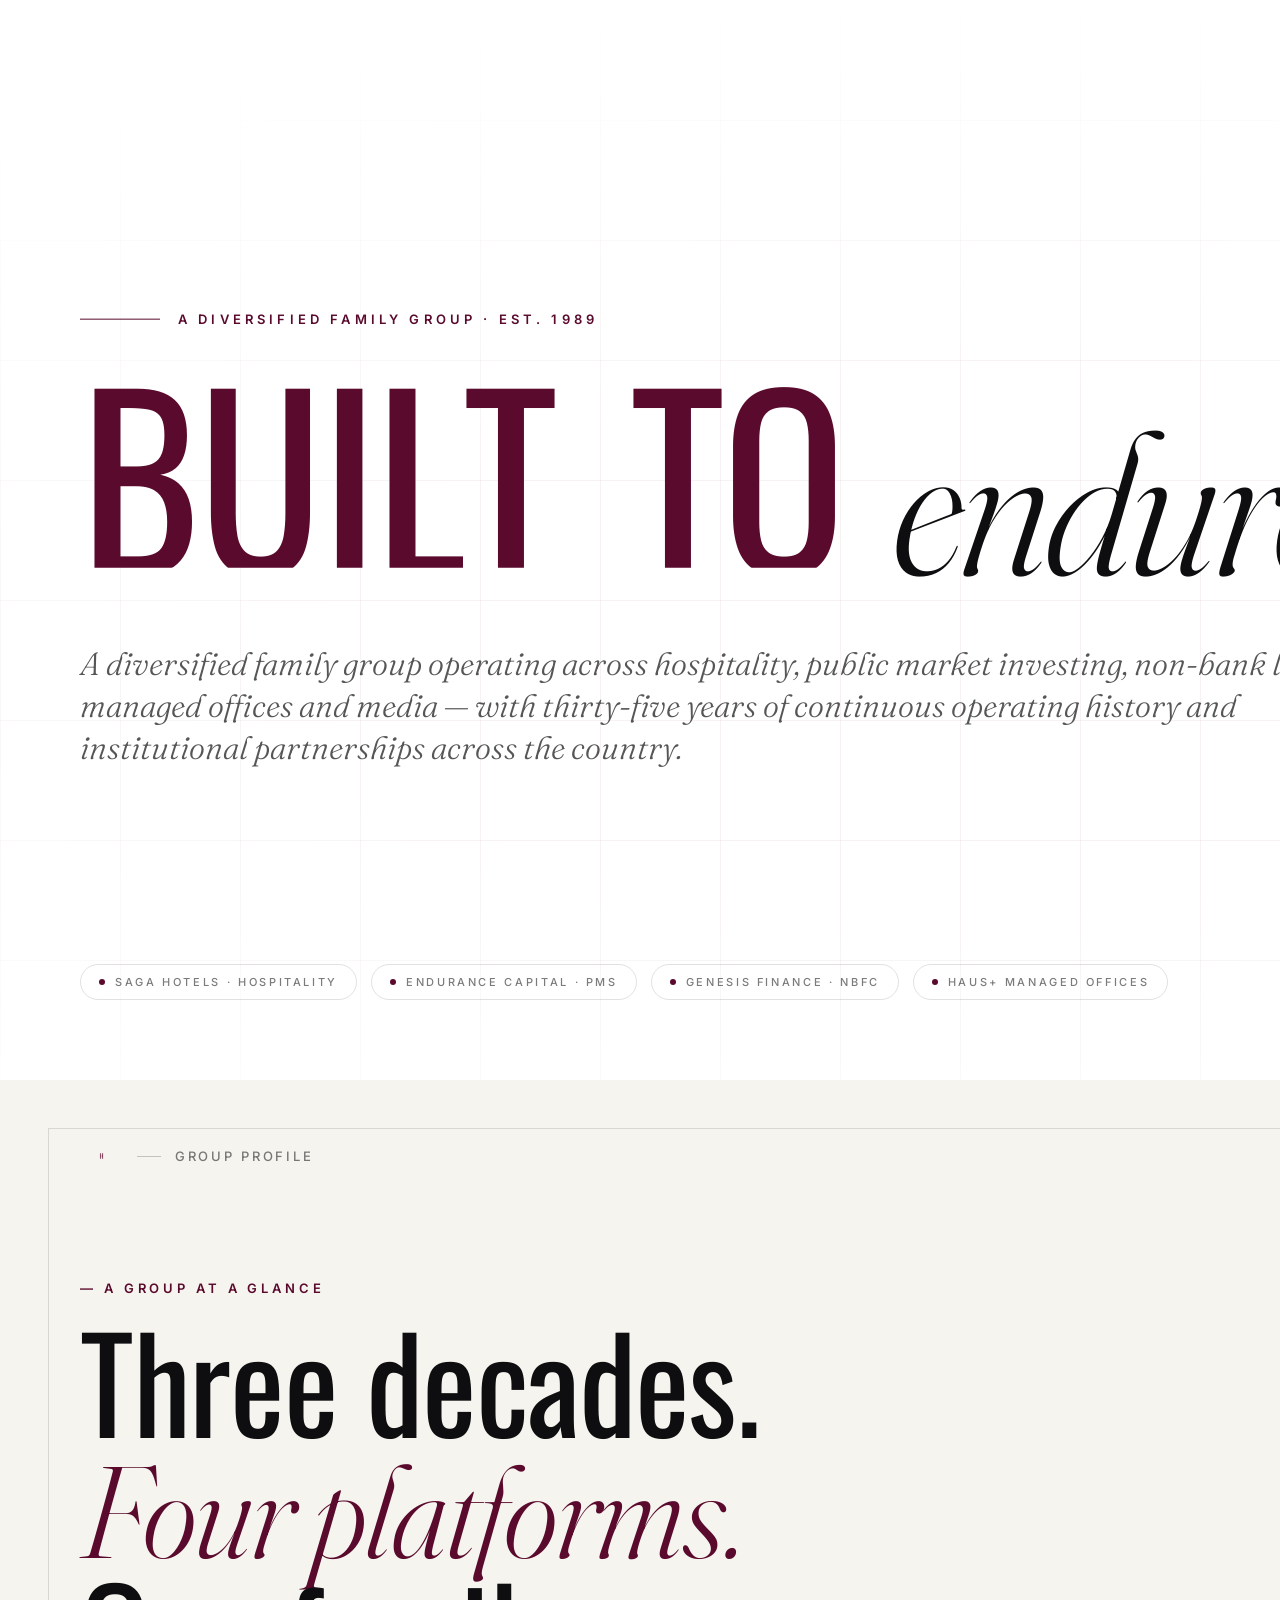
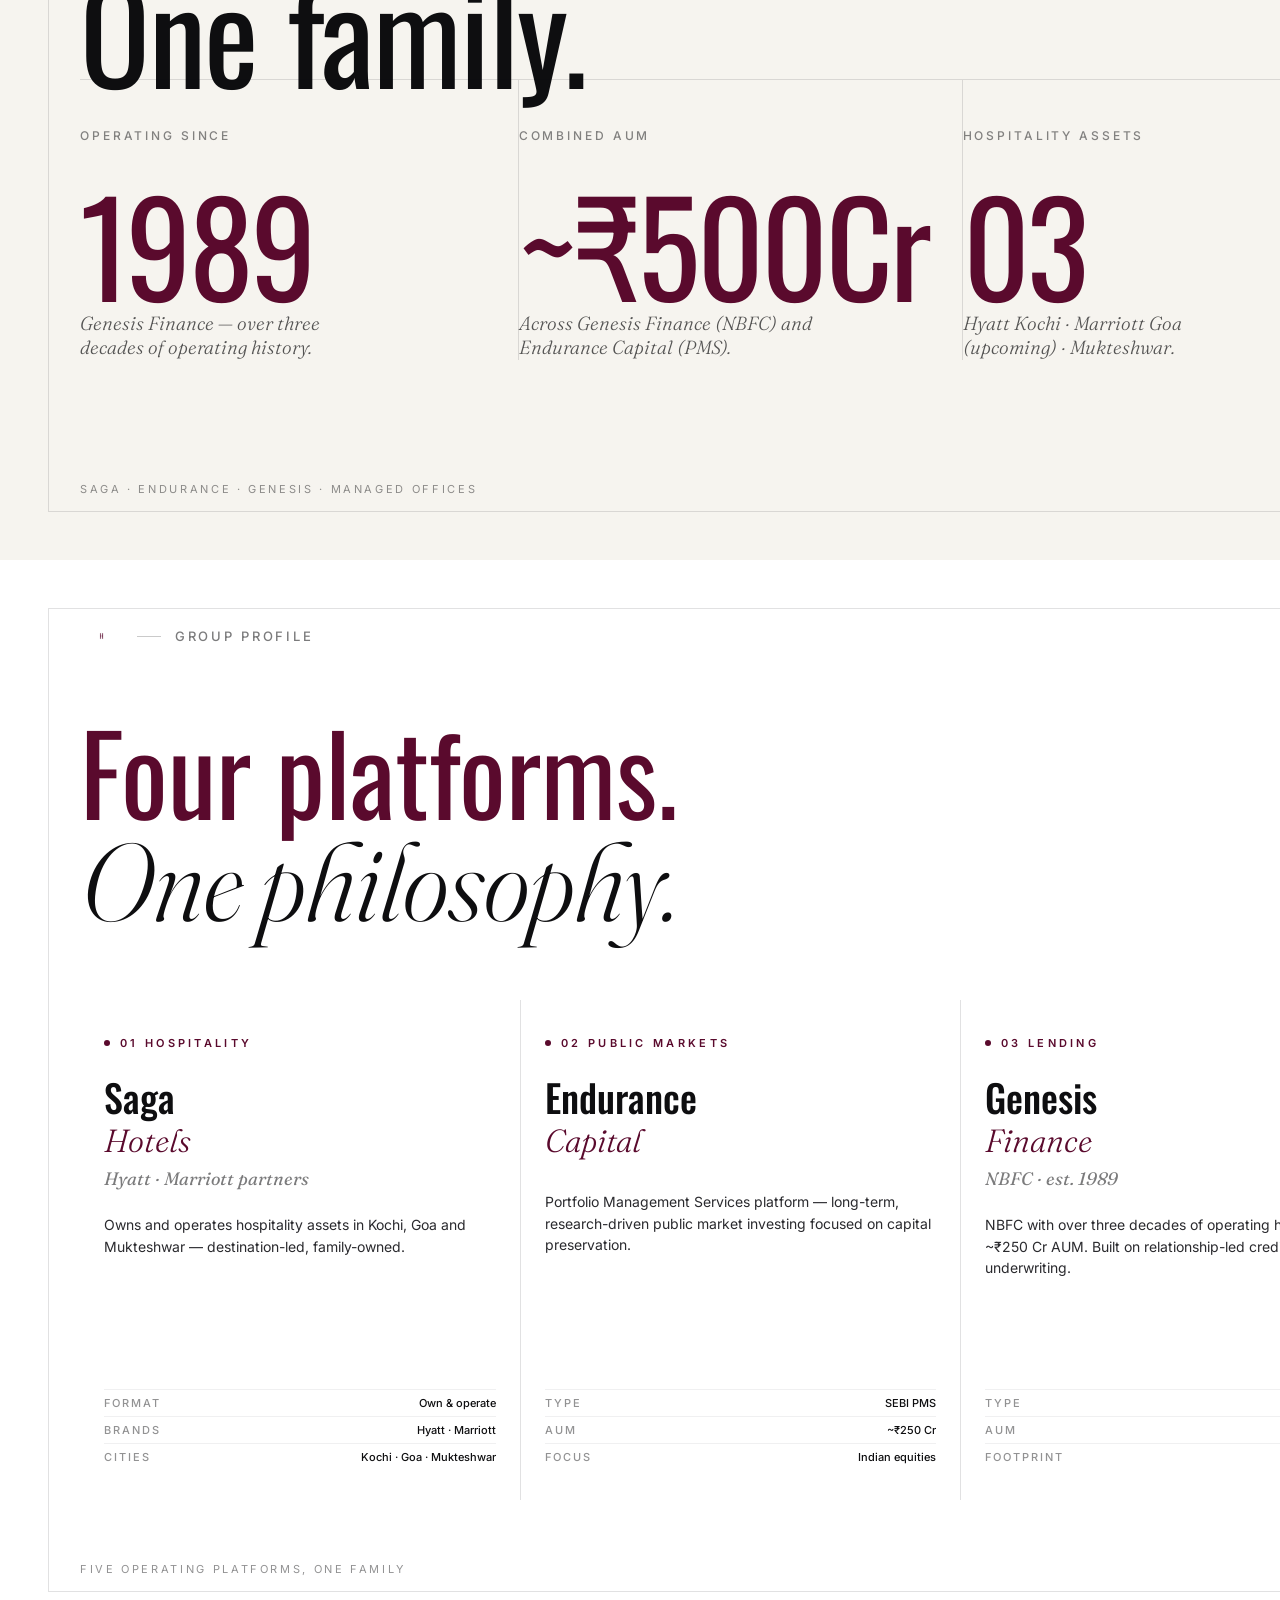
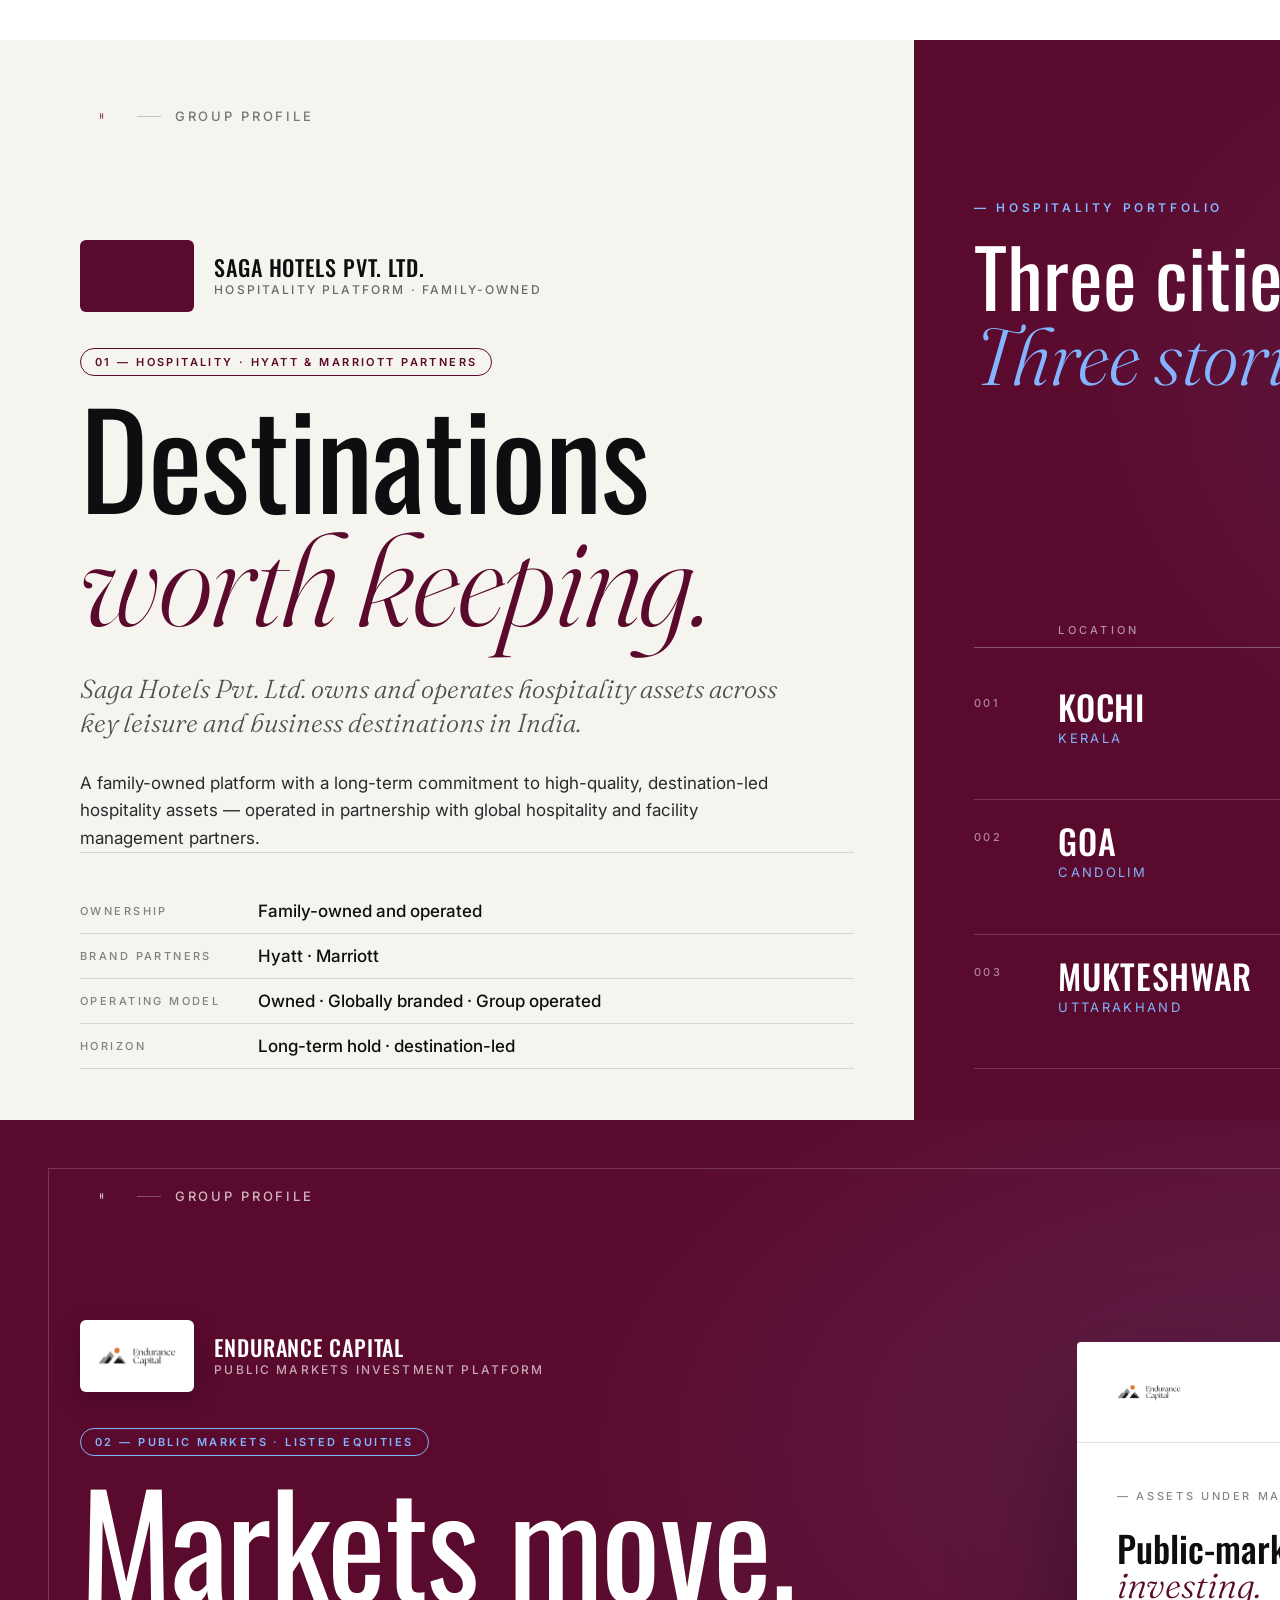
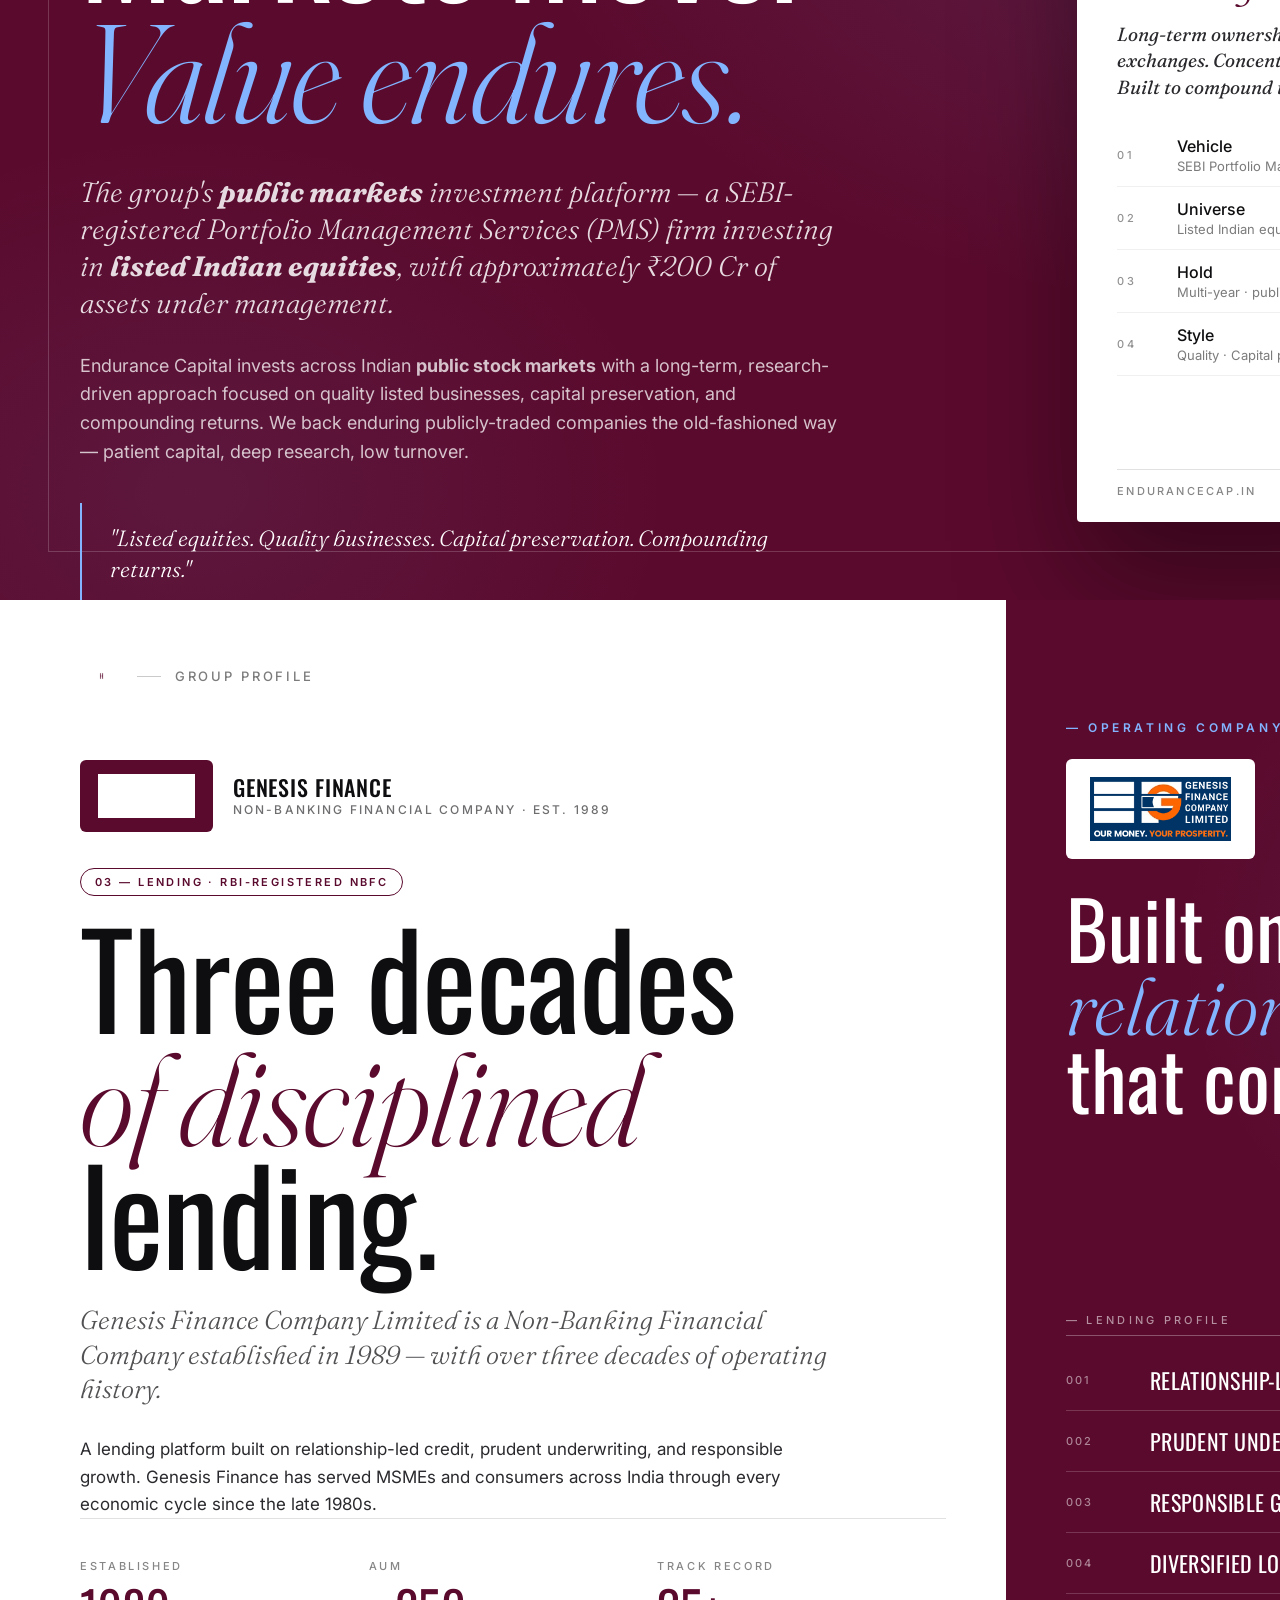
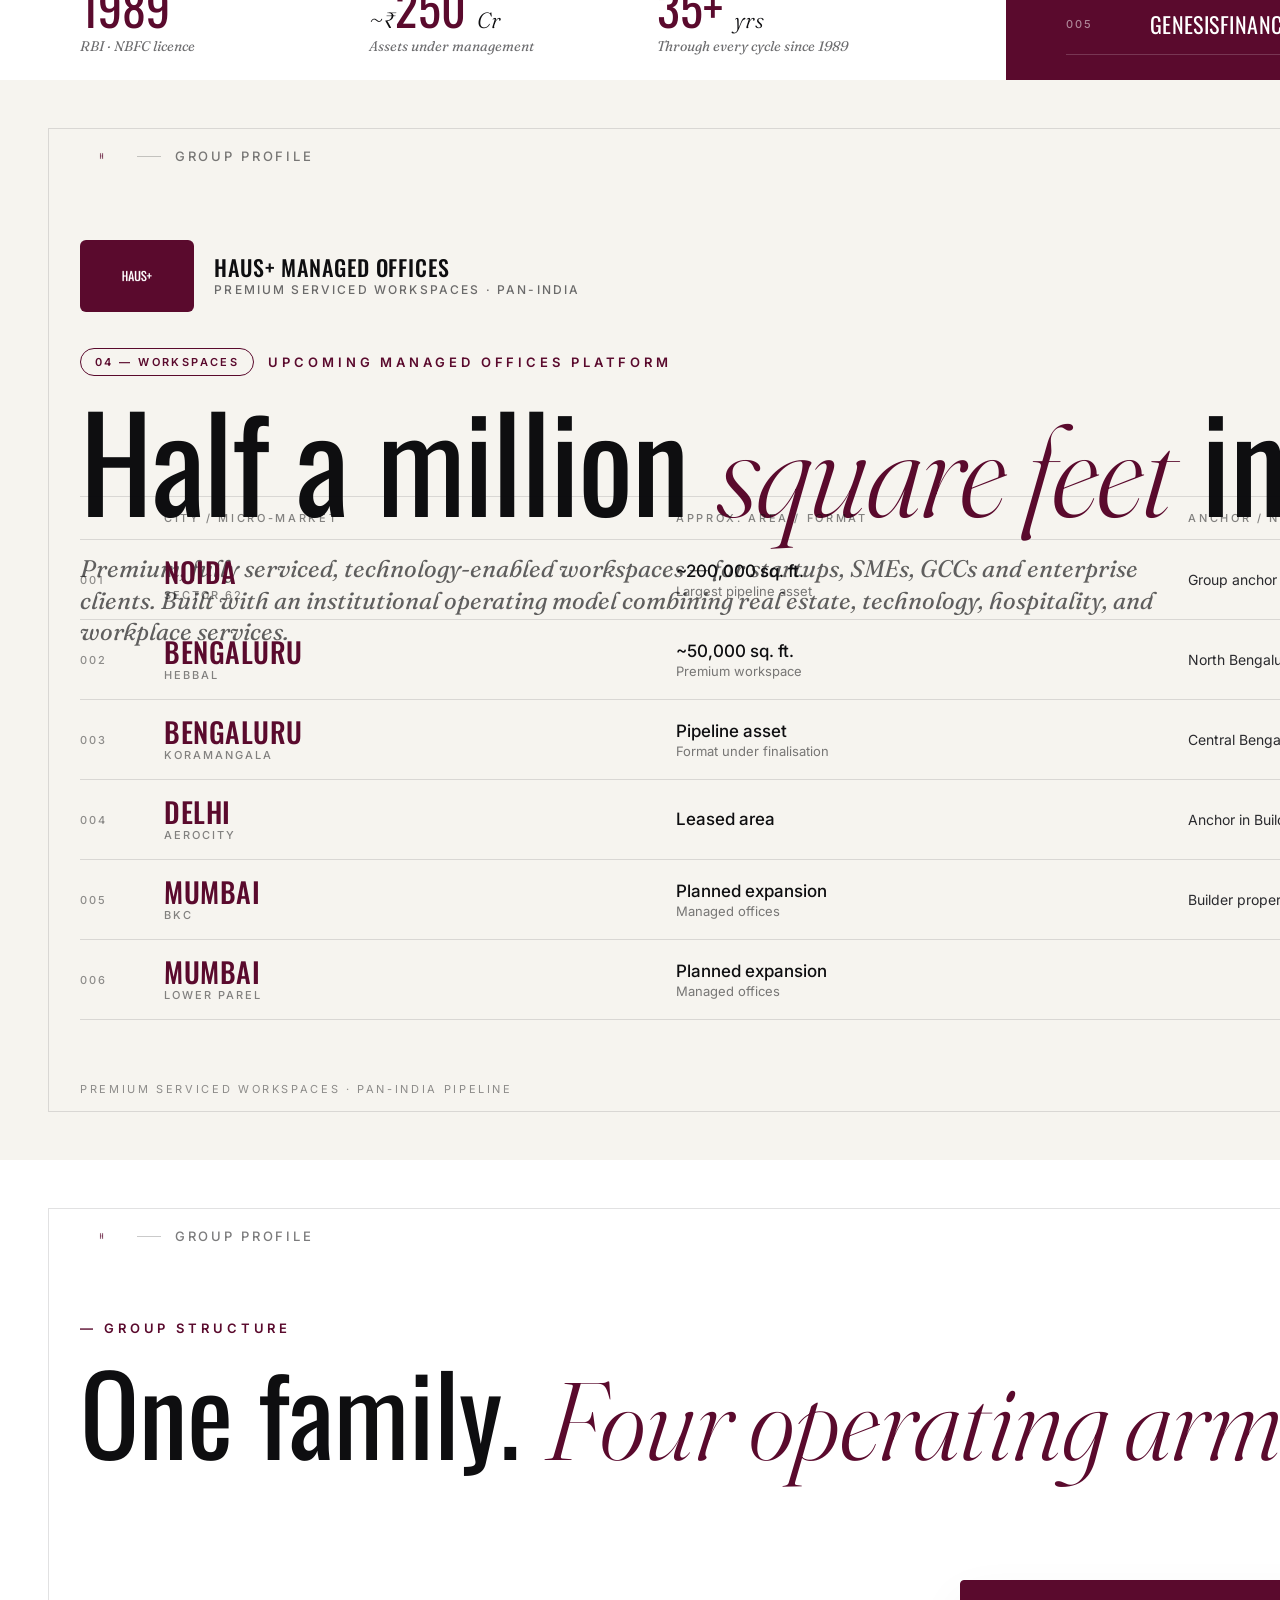
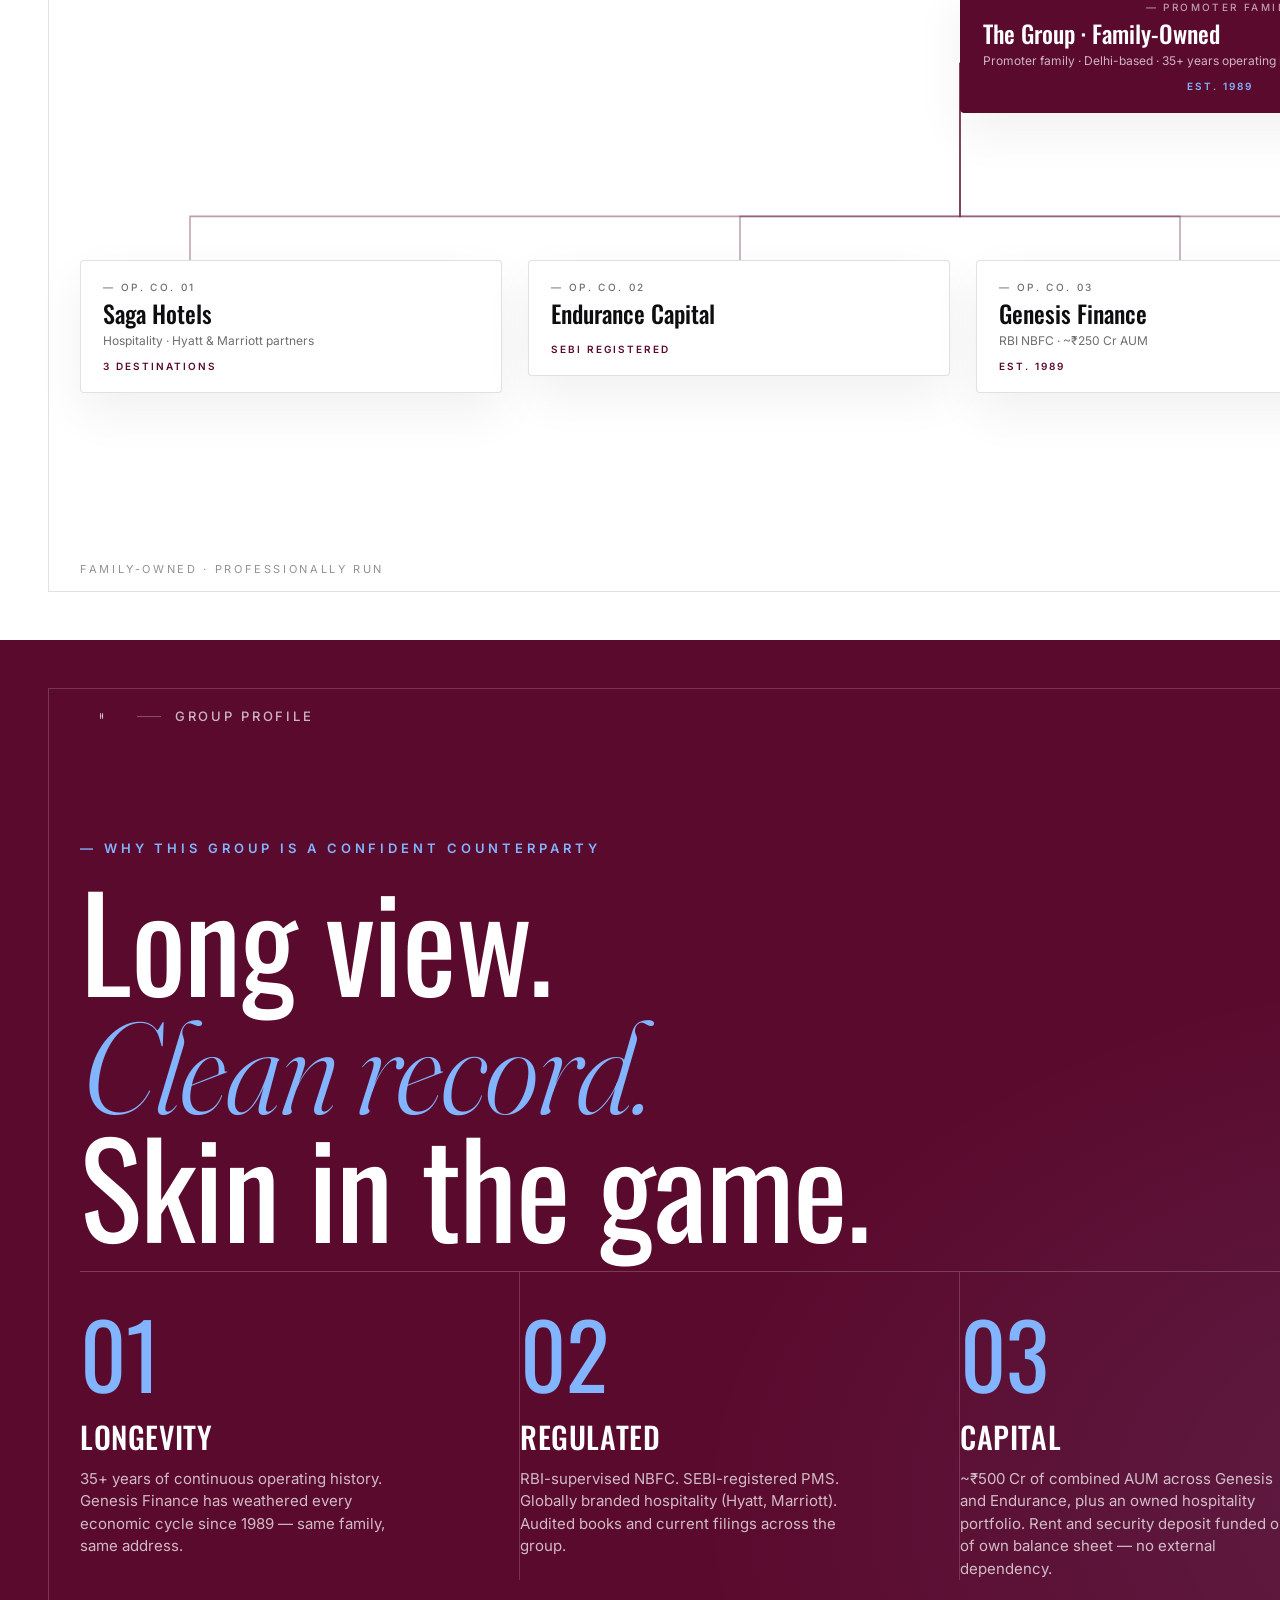
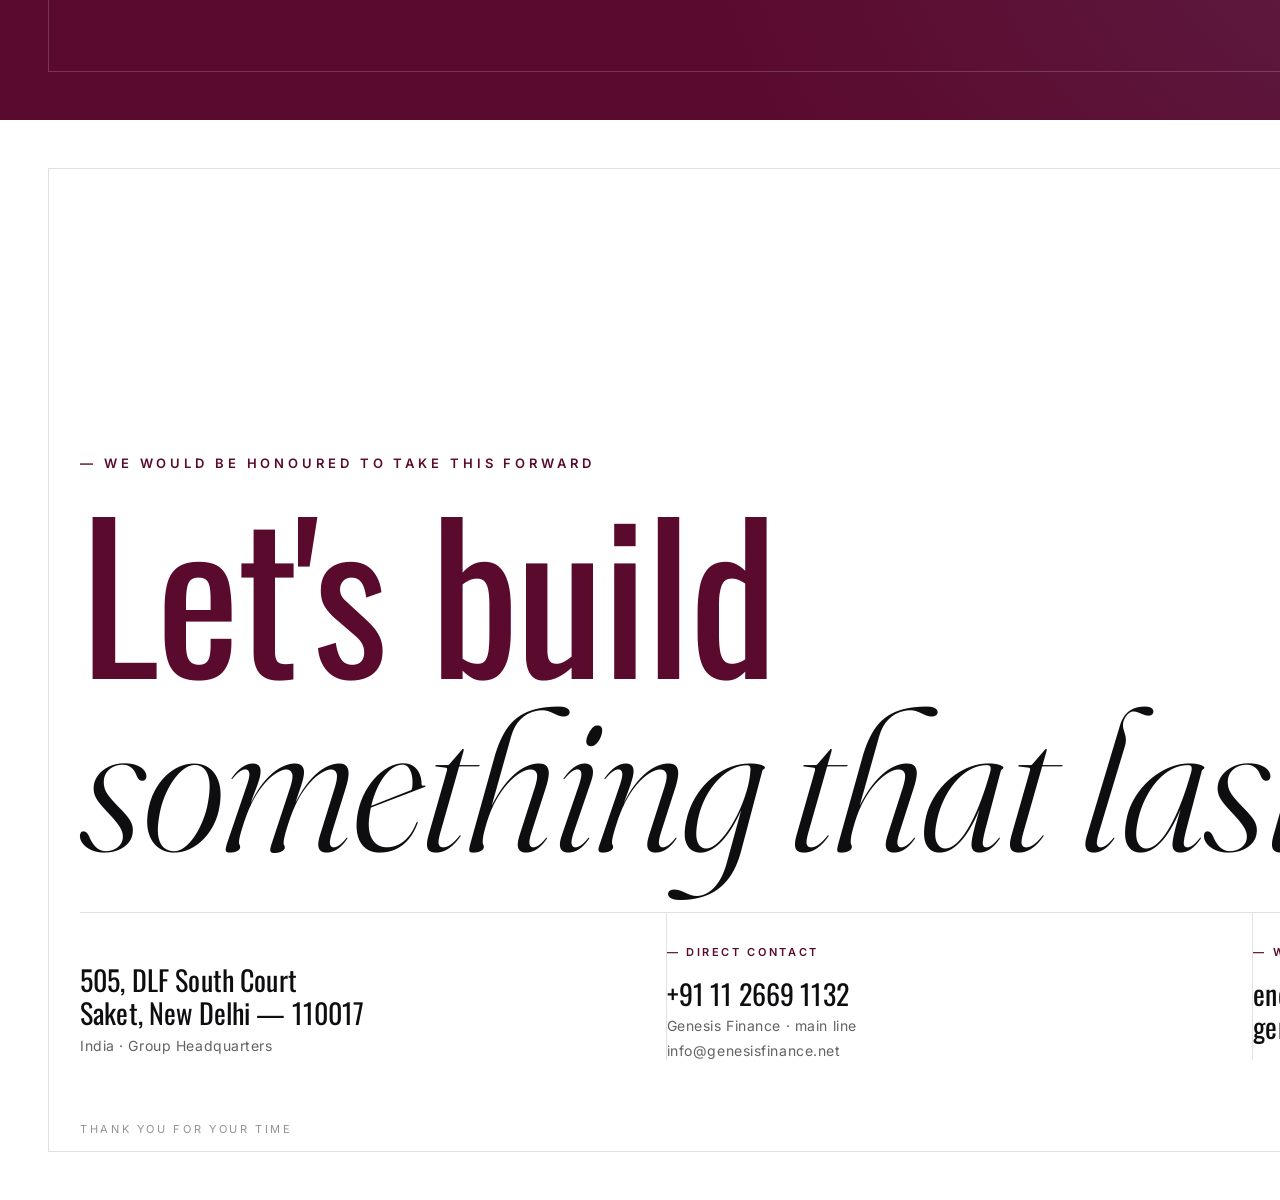
<file: Group Profile-print.html>
<!doctype html>
<html lang="en">
<head>
<meta charset="utf-8" />
<title>Group Profile — Saga · Endurance · Genesis · Managed Offices · Zoom</title>
<link rel="preconnect" href="https://fonts.googleapis.com">
<link rel="preconnect" href="https://fonts.gstatic.com" crossorigin>
<link href="https://fonts.googleapis.com/css2?family=Oswald:wght@300;400;500;600;700&family=Inter:wght@300;400;500;600;700&family=Fraunces:ital,opsz,wght@0,9..144,300;0,9..144,400;0,9..144,500;1,9..144,300&display=swap" rel="stylesheet">
<link rel="stylesheet" href="deck.css">
<script src="assets/deck-stage.js"></script>
<style id="print-overrides">
  /* Force every animated element visible immediately, no transitions, no delays */
  .reveal, .fade, .rise, .grow, .draw, .zoom-in, .letters b {
    opacity: 1 !important;
    transform: none !important;
    animation: none !important;
    transition: none !important;
    filter: none !important;
    clip-path: none !important;
  }
  .draw { stroke-dashoffset: 0 !important; stroke-dasharray: none !important; }
  deck-stage::part(scrubber), deck-stage::part(controls) { display: none !important; }

  @page { size: 1920px 1080px; margin: 0; }
  @media print {
    html, body { background: #fff !important; margin: 0 !important; padding: 0 !important; }
    deck-stage { display: block !important; transform: none !important; width: 1920px !important; height: auto !important; }
    deck-stage > section.slide {
      display: block !important;
      position: relative !important;
      width: 1920px !important;
      height: 1080px !important;
      page-break-after: always !important;
      break-after: page !important;
      page-break-inside: avoid !important;
      break-inside: avoid !important;
      overflow: hidden !important;
      transform: none !important;
      opacity: 1 !important;
    }
    deck-stage > section.slide:last-child { page-break-after: auto !important; break-after: auto !important; }
    /* hide deck-stage chrome in print */
    deck-stage > *:not(section.slide) { display: none !important; }
  }
</style>
<style>
  /* ---------- Cover ---------- */
  .s-cover{background:#fff}
  .s-cover .gridlines{position:absolute;inset:0;
    background-image:linear-gradient(to right, rgba(90,10,45,.05) 1px, transparent 1px),
                     linear-gradient(to bottom, rgba(90,10,45,.05) 1px, transparent 1px);
    background-size:120px 120px;
    mask-image:radial-gradient(ellipse 80% 60% at 50% 60%, black 40%, transparent 100%);
  }
  .cover-mark{position:absolute;left:80px;top:80px;display:flex;align-items:center;gap:18px}
  .cover-mark img{height:54px}
  .cover-meta{position:absolute;right:80px;top:80px;text-align:right;font-size:11px;letter-spacing:.24em;text-transform:uppercase;color:rgba(14,14,16,.55);line-height:1.9;font-weight:500}
  .cover-meta strong{color:var(--mitti);font-weight:600}
  .cover-stack{position:absolute;left:80px;right:80px;top:50%;transform:translateY(-50%)}
  .cover-eyebrow{font-size:13px;letter-spacing:.32em;text-transform:uppercase;color:var(--mitti);font-weight:600;margin-bottom:48px;display:flex;align-items:center;gap:18px}
  .cover-eyebrow .bar{height:1px;width:80px;background:var(--mitti);transform-origin:left}
  .cover-title{font-family:'Oswald';font-weight:400;font-size:230px;line-height:.84;color:var(--mitti);letter-spacing:-.012em}
  .cover-title em{font-family:'Fraunces';font-style:italic;font-weight:300;text-transform:none;color:var(--ink);letter-spacing:-.02em;font-size:200px;display:inline-block;transform:translateY(8px)}
  .cover-sub{margin-top:56px;font-family:'Fraunces';font-style:italic;font-weight:300;font-size:32px;color:rgba(14,14,16,.7);max-width:1300px;line-height:1.32}
  .cover-foot{position:absolute;left:80px;bottom:80px;display:flex;gap:14px;align-items:center;font-size:11px;letter-spacing:.24em;text-transform:uppercase;color:rgba(14,14,16,.55);font-weight:500;flex-wrap:wrap}
  .cover-foot .chip{padding:10px 18px;border:1px solid var(--line);border-radius:999px;display:flex;align-items:center;gap:10px}
  .cover-foot .chip .dot{width:6px;height:6px;border-radius:50%;background:var(--mitti)}
  .cover-pageno{position:absolute;right:80px;bottom:80px;font-size:11px;letter-spacing:.32em;text-transform:uppercase;color:rgba(14,14,16,.45);font-weight:500}

  /* ---------- Glance ---------- */
  .s-glance{background:var(--paper)}
  .glance-head{position:absolute;left:80px;top:200px;right:80px}
  .glance-head .eye{font-size:13px;letter-spacing:.3em;text-transform:uppercase;color:var(--mitti);font-weight:600;margin-bottom:24px}
  .glance-head h1{font-family:'Oswald';font-weight:400;font-size:130px;line-height:.92;color:var(--ink);letter-spacing:-.01em}
  .glance-head h1 em{font-family:'Fraunces';font-style:italic;font-weight:300;color:var(--mitti);text-transform:none}
  .glance-stats{position:absolute;left:80px;right:80px;bottom:200px;display:grid;grid-template-columns:repeat(4,1fr);border-top:1px solid var(--line)}
  .glance-stats .cell{padding:48px 32px 0 0;border-right:1px solid var(--line);min-height:280px;position:relative}
  .glance-stats .cell:last-child{border-right:none}
  .glance-stats .label{font-size:12px;letter-spacing:.24em;text-transform:uppercase;color:rgba(14,14,16,.5);font-weight:500}
  .glance-stats .num{font-family:'Oswald';font-weight:400;font-size:130px;color:var(--mitti);line-height:1;margin-top:36px;letter-spacing:-.02em}
  .glance-stats .num small{font-size:48px;color:var(--ink);font-weight:300}
  .glance-stats .num em{font-family:'Fraunces';font-style:italic;font-weight:300;font-size:50px;color:var(--ink);text-transform:none}
  .glance-stats .desc{position:absolute;left:0;bottom:0;font-family:'Fraunces';font-style:italic;font-size:19px;color:rgba(14,14,16,.7);font-weight:300;line-height:1.3;max-width:300px}

  /* ---------- Platforms grid ---------- */
  .s-platforms{background:#fff}
  .pl-head{position:absolute;left:80px;top:160px;right:80px;display:flex;justify-content:space-between;align-items:flex-end}
  .pl-head h1{font-family:'Oswald';font-weight:400;font-size:110px;line-height:.92;color:var(--mitti)}
  .pl-head h1 em{font-family:'Fraunces';font-style:italic;font-weight:300;color:var(--ink);text-transform:none}
  .pl-head .meta{text-align:right;font-size:12px;letter-spacing:.22em;text-transform:uppercase;color:rgba(14,14,16,.5);line-height:2;font-weight:500}
  .pl-grid{position:absolute;left:80px;right:80px;bottom:140px;top:440px;display:grid;grid-template-columns:repeat(4,1fr);gap:0}
  .pl{padding:36px 24px;border-left:1px solid var(--line);position:relative;display:flex;flex-direction:column;height:100%}
  .pl:first-child{border-left:none}
  .pl .badge{font-size:11px;letter-spacing:.3em;text-transform:uppercase;color:var(--mitti);font-weight:600;display:flex;align-items:center;gap:10px}
  .pl .badge .dot{width:6px;height:6px;background:var(--mitti);border-radius:50%}
  .pl h3{font-family:'Oswald';font-weight:500;font-size:38px;color:var(--ink);line-height:1;margin-top:28px}
  .pl h3 em{font-family:'Fraunces';font-style:italic;font-weight:300;color:var(--mitti);text-transform:none;font-size:32px}
  .pl .since{font-family:'Fraunces';font-style:italic;font-size:18px;color:rgba(14,14,16,.55);margin-top:10px}
  .pl .desc{font-family:'Inter';font-size:14px;line-height:1.55;color:var(--ink-2);margin-top:24px}
  .pl .tags{margin-top:auto;padding-top:24px;display:flex;flex-direction:column;gap:6px;font-size:11px;color:rgba(14,14,16,.6)}
  .pl .tags .row{display:flex;justify-content:space-between;border-top:1px solid var(--line-2);padding-top:6px;gap:10px}
  .pl .tags .row span:first-child{color:rgba(14,14,16,.45);text-transform:uppercase;letter-spacing:.18em;font-weight:500}
  .pl .tags .row span:last-child{font-weight:500;color:var(--ink);text-align:right}

  /* ---------- Saga Hotels ---------- */
  .s-saga{background:var(--paper)}
  .saga-grid{position:absolute;inset:0;display:grid;grid-template-columns:1fr 1.1fr}
  .saga-left{padding:200px 60px 140px 80px;position:relative;display:flex;flex-direction:column}
  .saga-left .tag{font-size:13px;letter-spacing:.3em;text-transform:uppercase;color:var(--mitti);font-weight:600;margin-bottom:24px;display:flex;align-items:center;gap:14px}
  .saga-left .tag .pill{padding:6px 14px;border:1px solid var(--mitti);color:var(--mitti);border-radius:999px;font-size:11px;letter-spacing:.22em}
  .saga-left h2{font-family:'Oswald';font-weight:400;font-size:130px;line-height:.86;color:var(--ink);letter-spacing:-.01em}
  .saga-left h2 em{font-family:'Fraunces';font-style:italic;font-weight:300;color:var(--mitti);text-transform:none}
  .saga-left .lede{font-family:'Fraunces';font-style:italic;font-weight:300;font-size:26px;color:rgba(14,14,16,.72);line-height:1.32;margin-top:36px;max-width:700px}
  .saga-left .body{margin-top:30px;font-size:17px;line-height:1.6;color:var(--ink-2);max-width:700px}
  .saga-left .partners{margin-top:auto;padding-top:36px;display:flex;flex-direction:column;gap:0;border-top:1px solid var(--line)}
  .saga-left .partners .row{display:grid;grid-template-columns:160px 1fr;padding:12px 0;border-bottom:1px solid var(--line);align-items:center;gap:18px}
  .saga-left .partners .row .k{font-size:11px;letter-spacing:.22em;text-transform:uppercase;color:rgba(14,14,16,.5);font-weight:500}
  .saga-left .partners .row .v{font-family:'Inter';font-size:17px;color:var(--ink);font-weight:500}
  .saga-right{position:relative;background:var(--mitti);overflow:hidden;color:#fff}
  .saga-right::before{content:"";position:absolute;inset:0;background:radial-gradient(ellipse 1000px 700px at 80% 30%, rgba(130,180,255,.12), transparent 70%)}
  .saga-pull{position:absolute;left:60px;right:60px;top:160px}
  .saga-pull .badge{font-size:12px;letter-spacing:.3em;text-transform:uppercase;color:var(--indigo);font-weight:600;margin-bottom:24px}
  .saga-pull h3{font-family:'Oswald';font-weight:400;font-size:80px;color:#fff;line-height:.92}
  .saga-pull h3 em{font-family:'Fraunces';font-style:italic;font-weight:300;color:var(--indigo);text-transform:none}
  .portfolio-list{position:absolute;left:60px;right:60px;bottom:140px;display:flex;flex-direction:column;gap:0}
  .portfolio-list .head{font-size:11px;letter-spacing:.3em;text-transform:uppercase;color:rgba(255,255,255,.55);margin-bottom:18px;font-weight:500;border-bottom:1px solid rgba(255,255,255,.3);padding-bottom:10px;display:grid;grid-template-columns:60px 1fr 1.6fr;gap:24px}
  .portfolio-list .row{display:grid;grid-template-columns:60px 1fr 1.6fr;align-items:flex-start;padding:24px 0;border-bottom:1px solid rgba(255,255,255,.18);font-family:'Inter';gap:24px}
  .portfolio-list .row .n{font-size:11px;letter-spacing:.2em;color:rgba(255,255,255,.5);font-weight:500;padding-top:6px}
  .portfolio-list .row .loc{font-family:'Oswald';font-weight:500;font-size:34px;color:#fff;text-transform:uppercase;letter-spacing:.02em;line-height:1}
  .portfolio-list .row .loc small{display:block;font-family:'Inter';font-weight:400;font-size:13px;color:var(--indigo);margin-top:8px;letter-spacing:.18em;text-transform:uppercase}
  .portfolio-list .row .ast{font-family:'Fraunces';font-style:italic;font-weight:300;font-size:24px;color:rgba(255,255,255,.85);line-height:1.3}
  .portfolio-list .row .ast b{display:block;font-family:'Inter';font-style:normal;font-weight:600;font-size:13px;text-transform:uppercase;letter-spacing:.18em;color:#fff;margin-bottom:6px}

  /* Logo blocks reused on Endurance / Genesis / Saga */
  .end-logo-row{display:flex;align-items:center;gap:20px;margin-bottom:36px}
  .logo-tile-dark{padding:14px 18px;background:#fff;border-radius:6px;display:flex;align-items:center;justify-content:center;box-shadow:0 8px 24px rgba(0,0,0,.25)}
  .logo-tile-dark img{height:44px;display:block}
  .logo-tile-light{padding:14px 18px;background:var(--mitti);border-radius:6px;display:flex;align-items:center;justify-content:center}
  .logo-tile-light img{height:44px;display:block;filter:brightness(0) invert(1)}
  .logo-meta{display:flex;flex-direction:column;gap:4px}
  .logo-meta span{font-family:'Oswald';font-weight:500;font-size:22px;color:#fff;text-transform:uppercase;letter-spacing:.04em;line-height:1}
  .logo-meta small{font-family:'Inter';font-size:12px;letter-spacing:.18em;text-transform:uppercase;color:rgba(255,255,255,.65);font-weight:500}
  .logo-meta.dark span{color:var(--ink)}
  .logo-meta.dark small{color:rgba(14,14,16,.6)}

  /* ---------- Endurance ---------- */
  .s-end{background:var(--mitti);color:#fff;overflow:hidden}
  .s-end::before{content:"";position:absolute;inset:0;background:
    radial-gradient(ellipse 1400px 800px at 70% 30%, rgba(130,180,255,.14), transparent 60%),
    radial-gradient(ellipse 800px 600px at 10% 90%, rgba(130,180,255,.08), transparent 60%)
  }
  .end-grid{position:absolute;inset:0;display:grid;grid-template-columns:1fr 1.1fr}
  .end-left{padding:200px 60px 140px 80px;position:relative;display:flex;flex-direction:column}
  .end-left .tag{font-size:13px;letter-spacing:.3em;text-transform:uppercase;color:var(--indigo);font-weight:600;margin-bottom:24px;display:flex;align-items:center;gap:14px}
  .end-left .tag .pill{padding:6px 14px;border:1px solid var(--indigo);color:var(--indigo);border-radius:999px;font-size:11px;letter-spacing:.22em}
  .end-left h2{font-family:'Oswald';font-weight:400;font-size:140px;line-height:.86;color:#fff;letter-spacing:-.01em}
  .end-left h2 em{font-family:'Fraunces';font-style:italic;font-weight:300;color:var(--indigo);text-transform:none}
  .end-left .lede{font-family:'Fraunces';font-style:italic;font-weight:300;font-size:28px;color:rgba(255,255,255,.85);line-height:1.32;margin-top:40px;max-width:760px}
  .end-left .body{margin-top:30px;font-size:18px;line-height:1.6;color:rgba(255,255,255,.75);max-width:760px}
  .end-left .quote{margin-top:36px;padding:20px 28px;border-left:2px solid var(--indigo);font-family:'Fraunces';font-style:italic;font-weight:300;font-size:22px;color:#fff;line-height:1.4;max-width:760px}
  .end-right{position:relative;display:flex;align-items:center;justify-content:center}
  .end-card{width:680px;height:780px;background:#fff;color:var(--ink);position:relative;border-radius:4px;overflow:hidden;box-shadow:0 60px 120px rgba(0,0,0,.4)}
  .end-card .head{padding:32px 40px;border-bottom:1px solid var(--line);display:flex;justify-content:space-between;align-items:center}
  .end-card .head img{height:36px}
  .end-card .head .mono{color:rgba(14,14,16,.5)}
  .end-card .body-c{padding:32px 40px}
  .end-card .aum{font-family:'Oswald';font-weight:400;font-size:90px;color:var(--mitti);line-height:1;letter-spacing:-.01em}
  .end-card .aum em{font-family:'Fraunces';font-style:italic;font-weight:300;color:var(--ink);font-size:40px;text-transform:none}
  .end-card .aum-label{font-size:11px;letter-spacing:.24em;text-transform:uppercase;color:rgba(14,14,16,.5);font-weight:500;margin-top:14px}
  .end-card h3{font-family:'Oswald';font-weight:500;font-size:36px;color:var(--ink);line-height:.95;margin-top:28px}
  .end-card h3 em{font-family:'Fraunces';font-style:italic;font-weight:300;color:var(--mitti);text-transform:none}
  .end-card .thesis{margin-top:18px;font-family:'Fraunces';font-style:italic;font-size:19px;line-height:1.4;color:var(--ink-2)}
  .end-card .focus{margin-top:24px;display:flex;flex-direction:column;gap:0}
  .end-card .focus .row{display:grid;grid-template-columns:60px 1fr;padding:12px 0;border-bottom:1px solid var(--line-2);align-items:center}
  .end-card .focus .row .n{font-size:11px;letter-spacing:.22em;color:rgba(14,14,16,.45);font-weight:500}
  .end-card .focus .row .v{font-family:'Inter';font-size:16px;color:var(--ink);font-weight:500}
  .end-card .focus .row .v small{display:block;font-weight:400;color:rgba(14,14,16,.55);font-size:13px;margin-top:2px}
  .end-card .footer{position:absolute;left:40px;right:40px;bottom:24px;display:flex;justify-content:space-between;font-size:11px;letter-spacing:.2em;text-transform:uppercase;color:rgba(14,14,16,.5);font-weight:500;padding-top:14px;border-top:1px solid var(--line)}

  /* ---------- Genesis ---------- */
  .s-gen{background:#fff}
  .gen-grid{position:absolute;inset:0;display:grid;grid-template-columns:1.1fr 1fr}
  .gen-left{padding:160px 60px 100px 80px;position:relative;display:flex;flex-direction:column}
  .gen-left .tag{font-size:13px;letter-spacing:.3em;text-transform:uppercase;color:var(--mitti);font-weight:600;margin-bottom:24px;display:flex;align-items:center;gap:14px}
  .gen-left .tag .pill{padding:6px 14px;border:1px solid var(--mitti);color:var(--mitti);border-radius:999px;font-size:11px;letter-spacing:.22em}
  .gen-left h2{font-family:'Oswald';font-weight:400;font-size:130px;line-height:.86;color:var(--ink);letter-spacing:-.01em}
  .gen-left h2 em{font-family:'Fraunces';font-style:italic;font-weight:300;color:var(--mitti);text-transform:none}
  .gen-left .lede{font-family:'Fraunces';font-style:italic;font-weight:300;font-size:26px;color:rgba(14,14,16,.72);line-height:1.32;margin-top:36px;max-width:760px}
  .gen-left .body{margin-top:30px;font-size:17px;line-height:1.6;color:var(--ink-2);max-width:760px}
  .gen-left .stats-row{margin-top:auto;padding-top:24px;display:grid;grid-template-columns:repeat(3,1fr);gap:0;border-top:1px solid var(--line)}
  .gen-left .stats-row .cell{padding:16px 16px 0 0}
  .gen-left .stats-row .cell .k{font-size:11px;letter-spacing:.24em;text-transform:uppercase;color:rgba(14,14,16,.5);font-weight:500}
  .gen-left .stats-row .cell .v{font-family:'Oswald';font-weight:400;font-size:48px;color:var(--mitti);line-height:1;margin-top:10px}
  .gen-left .stats-row .cell .v em{font-family:'Fraunces';font-style:italic;font-size:22px;color:var(--ink);font-weight:300;text-transform:none}
  .gen-left .stats-row .cell .desc{font-family:'Fraunces';font-style:italic;font-size:14px;color:rgba(14,14,16,.6);margin-top:6px}
  .gen-right{position:relative;background:var(--mitti);overflow:hidden;color:#fff}
  .gen-right::before{content:"";position:absolute;inset:0;background:radial-gradient(ellipse 800px 600px at 80% 30%, rgba(130,180,255,.12), transparent 70%)}
  .gen-right .gen-symbol{position:absolute;right:-200px;bottom:-160px;width:1100px;opacity:.16}
  .gen-right .pull{position:absolute;left:60px;right:60px;top:120px;z-index:2}
  .gen-right .pull .badge{font-size:12px;letter-spacing:.3em;text-transform:uppercase;color:var(--indigo);font-weight:600;margin-bottom:24px}
  .gen-right .pull .logo-tile{display:inline-block;padding:18px 24px;background:#fff;border-radius:6px;margin-bottom:28px}
  .gen-right .pull .logo-tile img{height:64px;display:block}
  .gen-right .pull h3{font-family:'Oswald';font-weight:400;font-size:80px;color:#fff;line-height:.9}
  .gen-right .pull h3 em{font-family:'Fraunces';font-style:italic;font-weight:300;color:var(--indigo);text-transform:none}
  .gen-right .product-list{position:absolute;left:60px;right:60px;bottom:100px;display:flex;flex-direction:column;gap:0}
  .gen-right .product-list .row{display:grid;grid-template-columns:60px 1fr auto;align-items:center;padding:14px 0;border-bottom:1px solid rgba(255,255,255,.18);font-family:'Inter';gap:24px}
  .gen-right .product-list .row .n{font-size:11px;letter-spacing:.2em;color:rgba(255,255,255,.5);font-weight:500}
  .gen-right .product-list .row .name{font-family:'Oswald';font-weight:400;font-size:22px;color:#fff;text-transform:uppercase;letter-spacing:.02em}
  .gen-right .product-list .row .arrow{color:var(--indigo);font-size:18px}
  .gen-right .product-list .head{font-size:11px;letter-spacing:.3em;text-transform:uppercase;color:rgba(255,255,255,.55);margin-bottom:14px;font-weight:500;border-bottom:1px solid rgba(255,255,255,.3);padding-bottom:8px}

  /* ---------- Managed Offices ---------- */
  .s-mo{background:var(--paper)}
  .mo-head{position:absolute;left:80px;top:160px;right:80px}
  .mo-head .eye{font-size:13px;letter-spacing:.3em;text-transform:uppercase;color:var(--mitti);font-weight:600;margin-bottom:24px;display:flex;align-items:center;gap:14px}
  .mo-head .eye .pill{padding:6px 14px;border:1px solid var(--mitti);color:var(--mitti);border-radius:999px;font-size:11px;letter-spacing:.22em}
  .mo-head h1{font-family:'Oswald';font-weight:400;font-size:130px;line-height:.9;color:var(--ink);letter-spacing:-.01em}
  .mo-head h1 em{font-family:'Fraunces';font-style:italic;font-weight:300;color:var(--mitti);text-transform:none}
  .mo-head .sub{font-family:'Fraunces';font-style:italic;font-size:24px;color:rgba(14,14,16,.65);margin-top:24px;max-width:1100px;line-height:1.32}
  .mo-pipeline{position:absolute;left:80px;right:80px;bottom:140px;display:flex;flex-direction:column;gap:0;border-top:1px solid var(--line)}
  .mo-pipeline .head{display:grid;grid-template-columns:60px 1.4fr 1.4fr 1fr 0.8fr;padding:14px 0;border-bottom:1px solid var(--line);font-size:11px;letter-spacing:.24em;text-transform:uppercase;color:rgba(14,14,16,.5);font-weight:500;gap:24px}
  .mo-pipeline .row{display:grid;grid-template-columns:60px 1.4fr 1.4fr 1fr 0.8fr;padding:18px 0;border-bottom:1px solid var(--line);align-items:center;gap:24px}
  .mo-pipeline .row .n{font-size:11px;letter-spacing:.2em;color:rgba(14,14,16,.45);font-weight:500}
  .mo-pipeline .row .city{font-family:'Oswald';font-weight:500;font-size:28px;color:var(--mitti);text-transform:uppercase;letter-spacing:.02em;line-height:1}
  .mo-pipeline .row .area{font-family:'Inter';font-size:17px;color:var(--ink);font-weight:500}
  .mo-pipeline .row .area small{display:block;font-weight:400;color:rgba(14,14,16,.55);font-size:13px;margin-top:2px}
  .mo-pipeline .row .partner{font-family:'Inter';font-size:14px;color:var(--ink-2)}
  .mo-pipeline .row .stage{font-family:'Inter';font-size:11px;color:var(--mitti);font-weight:600;text-transform:uppercase;letter-spacing:.2em;text-align:right}
  .mo-pipeline .row .stage.live{color:#1F8A5B}

  /* ---------- Zoom ---------- */
  .s-zoom{background:var(--paper-2);overflow:hidden}
  .zoom-bg{position:absolute;inset:0;background:
    radial-gradient(ellipse 1200px 900px at 100% 100%, rgba(90,10,45,.06), transparent 60%),
    radial-gradient(ellipse 900px 700px at 0% 0%, rgba(90,10,45,.04), transparent 60%)
  }
  .zoom-num{position:absolute;left:80px;top:120px;font-family:'Oswald';font-weight:300;font-size:380px;color:rgba(90,10,45,.08);line-height:.8;letter-spacing:-.04em;pointer-events:none;user-select:none}
  .zoom-content{position:absolute;left:80px;top:280px;right:80px}
  .zoom-content .tag{font-size:13px;letter-spacing:.3em;text-transform:uppercase;color:var(--mitti);font-weight:600;margin-bottom:24px;display:flex;align-items:center;gap:14px}
  .zoom-content .tag .pill{padding:6px 14px;border:1px solid var(--mitti);color:var(--mitti);border-radius:999px;font-size:11px;letter-spacing:.22em}
  .zoom-content h2{font-family:'Oswald';font-weight:400;font-size:170px;line-height:.84;color:var(--ink);letter-spacing:-.012em}
  .zoom-content h2 em{font-family:'Fraunces';font-style:italic;font-weight:300;color:var(--mitti);text-transform:none}
  .zoom-content .lede{font-family:'Fraunces';font-style:italic;font-weight:300;font-size:28px;color:rgba(14,14,16,.72);line-height:1.32;margin-top:48px;max-width:1100px}
  .zoom-grid{position:absolute;left:80px;right:80px;bottom:160px;display:grid;grid-template-columns:repeat(3,1fr);gap:0;border-top:1px solid var(--line)}
  .zoom-grid .cell{padding:32px 32px 0 0;border-right:1px solid var(--line);min-height:200px}
  .zoom-grid .cell:last-child{border-right:none}
  .zoom-grid .cell .k{font-size:11px;letter-spacing:.24em;text-transform:uppercase;color:rgba(14,14,16,.5);font-weight:500;margin-bottom:24px;display:flex;align-items:center;gap:10px}
  .zoom-grid .cell .k .dot{width:6px;height:6px;background:var(--mitti);border-radius:50%}
  .zoom-grid .cell .v{font-family:'Oswald';font-weight:400;font-size:38px;color:var(--mitti);line-height:.95}
  .zoom-grid .cell .desc{font-family:'Inter';font-size:15px;color:var(--ink-2);margin-top:14px;line-height:1.5;max-width:340px}

  /* ---------- Org chart ---------- */
  .s-org{background:#fff}
  .org-head{position:absolute;left:80px;top:160px;right:80px}
  .org-head .eye{font-size:13px;letter-spacing:.3em;text-transform:uppercase;color:var(--mitti);font-weight:600;margin-bottom:24px}
  .org-head h1{font-family:'Oswald';font-weight:400;font-size:110px;line-height:.92;color:var(--ink)}
  .org-head h1 em{font-family:'Fraunces';font-style:italic;font-weight:300;color:var(--mitti);text-transform:none}
  .org-canvas{position:absolute;left:80px;right:80px;top:420px;bottom:140px}
  .org-canvas svg{position:absolute;inset:0;width:100%;height:100%;overflow:visible;pointer-events:none}
  .org-node{position:absolute;background:#fff;border:1px solid var(--line);padding:20px 22px;display:flex;flex-direction:column;gap:8px;box-shadow:0 20px 50px rgba(0,0,0,.06);border-radius:4px}
  .org-node.parent{background:var(--mitti);color:#fff;border-color:var(--mitti)}
  .org-node .k{font-size:10px;letter-spacing:.24em;text-transform:uppercase;font-weight:500;opacity:.6}
  .org-node .name{font-family:'Oswald';font-weight:500;font-size:24px;line-height:1;color:var(--ink)}
  .org-node.parent .name{color:#fff}
  .org-node .desc{font-size:12px;color:rgba(14,14,16,.6);line-height:1.4}
  .org-node.parent .desc{color:rgba(255,255,255,.7)}
  .org-node .since{font-size:10px;letter-spacing:.2em;text-transform:uppercase;color:var(--mitti);font-weight:600;margin-top:2px}
  .org-node.parent .since{color:var(--indigo)}

  /* ---------- Why ---------- */
  .s-why{background:var(--mitti);color:#fff;overflow:hidden}
  .s-why::before{content:"";position:absolute;inset:0;background:
    radial-gradient(ellipse 1400px 900px at 80% 80%, rgba(130,180,255,.12), transparent 60%)
  }
  .why-head{position:absolute;left:80px;top:200px;right:80px}
  .why-head .eye{font-size:13px;letter-spacing:.3em;text-transform:uppercase;color:var(--indigo);font-weight:600;margin-bottom:24px}
  .why-head h1{font-family:'Oswald';font-weight:400;font-size:130px;line-height:.9;color:#fff;letter-spacing:-.01em}
  .why-head h1 em{font-family:'Fraunces';font-style:italic;font-weight:300;color:var(--indigo);text-transform:none}
  .why-grid{position:absolute;left:80px;right:80px;bottom:140px;display:grid;grid-template-columns:repeat(4,1fr);gap:0;border-top:1px solid rgba(255,255,255,.2)}
  .why-grid .cell{padding:36px 28px 0 0;border-right:1px solid rgba(255,255,255,.16);min-height:300px;position:relative}
  .why-grid .cell:last-child{border-right:none}
  .why-grid .cell .num{font-family:'Oswald';font-weight:400;font-size:90px;color:var(--indigo);line-height:1;letter-spacing:-.01em}
  .why-grid .cell h3{font-family:'Oswald';font-weight:500;font-size:30px;color:#fff;line-height:1;margin-top:24px;text-transform:uppercase;letter-spacing:.02em}
  .why-grid .cell .desc{font-family:'Inter';font-size:15px;color:rgba(255,255,255,.72);margin-top:16px;line-height:1.5;max-width:340px}

  /* ---------- Contact ---------- */
  .s-contact{background:#fff}
  .contact-mark{position:absolute;left:80px;top:80px;display:flex;align-items:center;gap:18px}
  .contact-mark img{height:54px}
  .contact-stack{position:absolute;left:80px;right:80px;top:50%;transform:translateY(-50%)}
  .contact-eye{font-size:13px;letter-spacing:.3em;text-transform:uppercase;color:var(--mitti);font-weight:600;margin-bottom:32px}
  .contact-title{font-family:'Oswald';font-weight:400;font-size:200px;line-height:.86;color:var(--mitti);letter-spacing:-.012em}
  .contact-title em{font-family:'Fraunces';font-style:italic;font-weight:300;color:var(--ink);text-transform:none}
  .contact-grid{position:absolute;left:80px;right:80px;bottom:140px;display:grid;grid-template-columns:repeat(3,1fr);gap:0;border-top:1px solid var(--line)}
  .contact-grid .cell{padding:32px 32px 0 0;border-right:1px solid var(--line)}
  .contact-grid .cell:last-child{border-right:none}
  .contact-grid .cell .k{font-size:11px;letter-spacing:.24em;text-transform:uppercase;color:var(--mitti);font-weight:600;margin-bottom:18px}
  .contact-grid .cell .v{font-family:'Oswald';font-weight:400;font-size:28px;color:var(--ink);line-height:1.2;letter-spacing:.005em}
  .contact-grid .cell .v small{display:block;font-family:'Inter';font-weight:400;font-size:14px;color:rgba(14,14,16,.65);margin-top:8px;letter-spacing:.04em;text-transform:none}
</style>
</head>
<body>
<deck-stage>

<script type="application/json" id="speaker-notes">
[
  "Cover slide. Diversified family-owned group with four operating platforms across hospitality, public-market investing, lending, and managed offices.",
  "Group at a glance — 35+ years of operating history, ~₹450 Cr combined AUM across Genesis and Endurance, hospitality assets in three destinations, and a managed offices pipeline approaching half a million square feet.",
  "Four platforms, one family. Saga Hotels, Endurance Capital, Genesis Finance, and the upcoming Managed Offices platform.",
  "Saga Hotels — the group's hospitality platform, with assets in Kochi (Hyatt-branded), Goa (upcoming Marriott at Candolim) and Mukteshwar (hotel and managed villas), supported by global hospitality and FM partners.",
  "Endurance Capital — the group's public markets investment platform, operating as a PMS with approximately ₹200 Cr AUM, focused on quality businesses, capital preservation, and compounding returns.",
  "Genesis Finance — NBFC since 1989, over three decades of operating history, ~₹250 Cr AUM, built on relationship-led credit and prudent underwriting.",
  "The upcoming Managed Offices platform — premium serviced workspaces across Noida, Bengaluru, Aerocity Delhi, BKC and Lower Parel Mumbai. Built with an institutional operating model.",
  "Group structure — one family, four operating platforms. All operating companies are professionally run with clear governance.",
  "Why this group is a confident counterparty — three decades of operating history, regulated entities, institutional capital strength, and skin in the game.",
  "Contact details for the group and the principals."
]
</script>

<!-- ============== 1 COVER ============== -->
<section class="slide s-cover" data-screen-label="01 Cover">
  <div class="gridlines fade" style="--d:200ms"></div>

  <div class="cover-meta reveal" style="--d:400ms">
    <div><strong>Group Profile</strong></div>
    <div>
</div>
    <div>2026 · CONFIDENTIAL</div>
  </div>

  <div class="cover-stack">
    <div class="cover-eyebrow">
      <span class="bar grow" style="--d:600ms"></span>
      <span class="reveal" style="--d:800ms">A Diversified Family Group · Est. 1989</span>
    </div>
    <h1 class="cover-title">
      <span class="letters">
        <span><b style="--d:700ms">B</b></span><span><b style="--d:740ms">U</b></span><span><b style="--d:780ms">I</b></span><span><b style="--d:820ms">L</b></span><span><b style="--d:860ms">T</b></span>
      </span>
      <span class="letters" style="margin-left:24px">
        <span><b style="--d:1000ms">T</b></span><span><b style="--d:1040ms">O</b></span>
      </span>
      <em class="reveal" style="--d:1300ms">endure.</em>
    </h1>
    <div class="cover-sub reveal" style="--d:1700ms">A diversified family group operating across hospitality, public market investing, non-bank lending, managed offices and media — with thirty-five years of continuous operating history and institutional partnerships across the country.</div>
  </div>

  <div class="cover-foot reveal" style="--d:2000ms">
    <div class="chip"><span class="dot"></span> Saga Hotels · Hospitality</div>
    <div class="chip"><span class="dot"></span> Endurance Capital · PMS</div>
    <div class="chip"><span class="dot"></span> Genesis Finance · NBFC</div>
    <div class="chip"><span class="dot"></span> Haus+ Managed Offices</div>
  </div>

  <div class="cover-pageno reveal" style="--d:2200ms">01 / 10 — Cover</div>
</section>

<!-- ============== 2 GLANCE ============== -->
<section class="slide s-glance" data-screen-label="02 Glance">
  <div class="frame fade" style="--d:200ms"></div>
  <div class="topbar">
    <div class="left reveal" style="--d:300ms">
      <img src="assets/haus-symbol-mitti.png" class="symbol" alt="">
      <span class="sep"></span><span>Group Profile</span>
    </div>
    <div class="reveal" style="--d:400ms">02 — At a Glance</div>
  </div>
  <div class="footbar">
    <div class="reveal" style="--d:600ms">Saga · Endurance · Genesis · Managed Offices</div>
    <div class="reveal" style="--d:600ms">New Delhi · India</div>
  </div>

  <div class="glance-head">
    <div class="eye reveal" style="--d:300ms">— A Group at a Glance</div>
    <h1>
      <span class="reveal" style="--d:500ms">Three decades.</span><br>
      <em class="reveal" style="--d:800ms">Four platforms.</em><br>
      <span class="reveal" style="--d:1100ms">One family.</span>
    </h1>
  </div>

  <div class="glance-stats">
    <div class="cell">
      <div class="label reveal" style="--d:1300ms">Operating Since</div>
      <div class="num reveal" style="--d:1450ms">1989</div>
      <div class="desc reveal" style="--d:1600ms">Genesis Finance — over three decades of operating history.</div>
    </div>
    <div class="cell">
      <div class="label reveal" style="--d:1400ms">Combined AUM</div>
      <div class="num reveal" style="--d:1550ms">~₹500Cr</div>
      <div class="desc reveal" style="--d:1700ms">Across Genesis Finance (NBFC) and Endurance Capital (PMS).</div>
    </div>
    <div class="cell">
      <div class="label reveal" style="--d:1500ms">Hospitality Assets</div>
      <div class="num reveal" style="--d:1650ms">03</div>
      <div class="desc reveal" style="--d:1800ms">Hyatt Kochi · Marriott Goa (upcoming) · Mukteshwar.</div>
    </div>
    <div class="cell">
      <div class="label reveal" style="--d:1600ms">Office Pipeline</div>
      <div class="num reveal" style="--d:1750ms"><em>~</em>500<small>K sq ft</small></div>
      <div class="desc reveal" style="--d:1900ms">Managed offices pipeline across Delhi NCR, Bengaluru, Mumbai.</div>
    </div>
  </div>
</section>

<!-- ============== 3 PLATFORMS ============== -->
<section class="slide s-platforms" data-screen-label="03 Platforms">
  <div class="frame fade" style="--d:200ms"></div>
  <div class="topbar">
    <div class="left reveal" style="--d:300ms">
      <img src="assets/haus-symbol-mitti.png" class="symbol" alt="">
      <span class="sep"></span><span>Group Profile</span>
    </div>
    <div class="reveal" style="--d:400ms">03 — Platforms</div>
  </div>
  <div class="footbar">
    <div class="reveal" style="--d:600ms">Five operating platforms, one family</div>
    <div class="reveal" style="--d:600ms">Page 03 / 10</div>
  </div>

  <div class="pl-head">
    <h1>
      <span class="reveal" style="--d:300ms">Four platforms.</span><br>
      <em class="reveal" style="--d:600ms">One philosophy.</em>
    </h1>
    <div class="meta reveal" style="--d:900ms">Family Owned<br>Institutionally Partnered<br>Built for the long term</div>
  </div>

  <div class="pl-grid">
    <div class="pl">
      <div class="badge reveal" style="--d:1100ms"><span class="dot"></span> 01 Hospitality</div>
      <h3 class="reveal" style="--d:1250ms">Saga<br><em>Hotels</em></h3>
      <div class="since reveal" style="--d:1400ms">Hyatt · Marriott partners</div>
      <p class="desc reveal" style="--d:1550ms">Owns and operates hospitality assets in Kochi, Goa and Mukteshwar — destination-led, family-owned.</p>
      <div class="tags">
        <div class="row reveal" style="--d:1700ms"><span>Format</span><span>Own &amp; operate</span></div>
        <div class="row reveal" style="--d:1750ms"><span>Brands</span><span>Hyatt · Marriott</span></div>
        <div class="row reveal" style="--d:1800ms"><span>Cities</span><span>Kochi · Goa · Mukteshwar</span></div>
      </div>
    </div>
    <div class="pl">
      <div class="badge reveal" style="--d:1200ms"><span class="dot"></span> 02 Public Markets</div>
      <h3 class="reveal" style="--d:1350ms">Endurance<br><em>Capital</em></h3>
      <div class="since reveal" style="--d:1500ms"></div>
      <p class="desc reveal" style="--d:1650ms">Portfolio Management Services platform — long-term, research-driven public market investing focused on capital preservation.</p>
      <div class="tags">
        <div class="row reveal" style="--d:1800ms"><span>Type</span><span>SEBI PMS</span></div>
        <div class="row reveal" style="--d:1850ms"><span>AUM</span><span>~₹250 Cr</span></div>
        <div class="row reveal" style="--d:1900ms"><span>Focus</span><span>Indian equities</span></div>
      </div>
    </div>
    <div class="pl">
      <div class="badge reveal" style="--d:1300ms"><span class="dot"></span> 03 Lending</div>
      <h3 class="reveal" style="--d:1450ms">Genesis<br><em>Finance</em></h3>
      <div class="since reveal" style="--d:1600ms">NBFC · est. 1989</div>
      <p class="desc reveal" style="--d:1750ms">NBFC with over three decades of operating history and ~₹250 Cr AUM. Built on relationship-led credit and prudent underwriting.</p>
      <div class="tags">
        <div class="row reveal" style="--d:1900ms"><span>Type</span><span>RBI NBFC</span></div>
        <div class="row reveal" style="--d:1950ms"><span>AUM</span><span>~₹250 Cr</span></div>
        <div class="row reveal" style="--d:2000ms"><span>Footprint</span><span>Pan-India</span></div>
      </div>
    </div>
    <div class="pl">
      <div class="badge reveal" style="--d:1400ms"><span class="dot"></span> 04 Workspaces</div>
      <h3 class="reveal" style="--d:1550ms">Managed<br><em>Offices</em></h3>
      <div class="since reveal" style="--d:1700ms">~500K sq ft pipeline</div>
      <p class="desc reveal" style="--d:1850ms">Premium, fully serviced, technology-enabled workspaces — for startups, SMEs, GCCs, and enterprise clients across major metros.</p>
      <div class="tags">
        <div class="row reveal" style="--d:2000ms"><span>Cities</span><span>Delhi · Bengaluru · Mumbai</span></div>
        <div class="row reveal" style="--d:2050ms"><span>Anchor</span><span></span></div>
        <div class="row reveal" style="--d:2100ms"><span>Status</span><span>Live + pipeline</span></div>
      </div>
    </div>
  </div>
</section>

<!-- ============== 4 SAGA HOTELS ============== -->
<section class="slide s-saga" data-screen-label="04 Saga">
  <div class="topbar">
    <div class="left reveal" style="--d:300ms">
      <img src="assets/haus-symbol-mitti.png" class="symbol" alt="">
      <span class="sep"></span><span>Group Profile</span>
    </div>
    <div class="reveal" style="--d:400ms">04 — Saga Hotels</div>
  </div>

  <div class="saga-grid">
    <div class="saga-left">
      <div class="end-logo-row reveal" style="--d:200ms">
        <div class="logo-tile-light"><img src="assets/haus-symbol-white.png" alt="Saga" style="filter: none; opacity: 0"></div>
        <div class="logo-meta dark"><span>Saga Hotels Pvt. Ltd.</span><small>Hospitality Platform · Family-owned</small></div>
      </div>
      <div class="tag reveal" style="--d:300ms">
        <span class="pill">01 — Hospitality · Hyatt &amp; Marriott partners</span>
      </div>
      <h2>
        <span class="reveal" style="--d:500ms">Destinations</span><br>
        <em class="reveal" style="--d:800ms">worth keeping.</em>
      </h2>
      <p class="lede reveal" style="--d:1100ms">Saga Hotels Pvt. Ltd. owns and operates hospitality assets across key leisure and business destinations in India.</p>
      <p class="body reveal" style="--d:1400ms">A family-owned platform with a long-term commitment to high-quality, destination-led hospitality assets — operated in partnership with global hospitality and facility management partners.</p>

      <div class="partners">
        <div class="row reveal" style="--d:1700ms"><div class="k">Ownership</div><div class="v">Family-owned and operated</div></div>
        <div class="row reveal" style="--d:1800ms"><div class="k">Brand Partners</div><div class="v">Hyatt · Marriott</div></div>
        <div class="row reveal" style="--d:1900ms"><div class="k">Operating Model</div><div class="v">Owned · Globally branded · Group operated</div></div>
        <div class="row reveal" style="--d:2000ms"><div class="k">Horizon</div><div class="v">Long-term hold · destination-led</div></div>
      </div>
    </div>
    <div class="saga-right">
      <div class="saga-pull">
        <div class="badge reveal" style="--d:500ms">— Hospitality Portfolio</div>
        <h3>
          <span class="reveal" style="--d:700ms">Three cities.</span><br>
          <em class="reveal" style="--d:1000ms">Three stories.</em>
        </h3>
      </div>
      <div class="portfolio-list">
        <div class="head reveal" style="--d:1300ms"><span></span><span>Location</span><span>Asset / Positioning</span></div>
        <div class="row reveal" style="--d:1500ms">
          <div class="n">001</div>
          <div class="loc">Kochi<small>Kerala</small></div>
          <div class="ast"><b>Hyatt-branded</b>Hyatt-branded hospitality asset, owned by the group.</div>
        </div>
        <div class="row reveal" style="--d:1700ms">
          <div class="n">002</div>
          <div class="loc">Goa<small>Candolim</small></div>
          <div class="ast"><b>Marriott · Upcoming</b>Upcoming Marriott hotel at Candolim, Goa — under development.</div>
        </div>
        <div class="row reveal" style="--d:1900ms">
          <div class="n">003</div>
          <div class="loc">Mukteshwar<small>Uttarakhand</small></div>
          <div class="ast"><b>Hotel + Villas</b>Hotel and managed villas — boutique mountain destination.</div>
        </div>
      </div>
    </div>
  </div>
</section>

<!-- ============== 5 ENDURANCE ============== -->
<section class="slide s-end" data-screen-label="05 Endurance">
  <div class="frame dark fade" style="--d:200ms"></div>
  <div class="topbar dark">
    <div class="left reveal" style="--d:300ms">
      <img src="assets/haus-symbol-white.png" class="symbol" alt="">
      <span class="sep"></span><span>Group Profile</span>
    </div>
    <div class="reveal" style="--d:400ms">05 — Endurance Capital</div>
  </div>

  <div class="end-grid">
    <div class="end-left">
      <div class="end-logo-row reveal" style="--d:200ms">
        <div class="logo-tile-dark"><img src="assets/endurance-logo.jpeg" alt="Endurance Capital"></div>
        <div class="logo-meta"><span>Endurance Capital</span><small>Public Markets Investment Platform</small></div>
      </div>
      <div class="tag reveal" style="--d:300ms">
        <span class="pill">02 — Public Markets · Listed Equities</span>
      </div>
      <h2>
        <span class="reveal" style="--d:500ms">Markets move.</span><br>
        <em class="reveal" style="--d:800ms">Value endures.</em>
      </h2>
      <p class="lede reveal" style="--d:1100ms">The group's <strong>public markets</strong> investment platform — a SEBI-registered Portfolio Management Services (PMS) firm investing in <strong>listed Indian equities</strong>, with approximately ₹200 Cr of assets under management.</p>
      <p class="body reveal" style="--d:1400ms">Endurance Capital invests across Indian <strong>public stock markets</strong> with a long-term, research-driven approach focused on quality listed businesses, capital preservation, and compounding returns. We back enduring publicly-traded companies the old-fashioned way — patient capital, deep research, low turnover.</p>
      <div class="quote reveal" style="--d:1700ms">"Listed equities. Quality businesses. Capital preservation. Compounding returns."</div>
    </div>
    <div class="end-right">
      <div class="end-card rise" style="--d:600ms">
        <div class="head">
          <img src="assets/endurance-logo.jpeg" alt="Endurance Capital">
          <div class="mono">Listed Equities · PMS · India</div>
        </div>
        <div class="body-c">
          <div class="aum-label">— Assets Under Management · Listed Public Equities</div>
          <div class="aum"></div>
          <h3>Public-market<br><em>investing.</em></h3>
          <p class="thesis">Long-term ownership of high-quality companies listed on Indian stock exchanges. Concentrated portfolio. Research-driven. Low turnover. Built to compound through cycles.</p>
          <div class="focus">
            <div class="row"><div class="n">01</div><div class="v">Vehicle<small>SEBI Portfolio Management Services (PMS)</small></div></div>
            <div class="row"><div class="n">02</div><div class="v">Universe<small>Listed Indian equities · NSE / BSE</small></div></div>
            <div class="row"><div class="n">03</div><div class="v">Hold<small>Multi-year · public stock markets</small></div></div>
            <div class="row"><div class="n">04</div><div class="v">Style<small>Quality · Capital preservation · Compounding</small></div></div>
          </div>
        </div>
        <div class="footer">
          <span>endurancecap.in</span>
          <span>Active</span>
        </div>
      </div>
    </div>
  </div>
</section>

<!-- ============== 6 GENESIS ============== -->
<section class="slide s-gen" data-screen-label="06 Genesis">
  <div class="topbar">
    <div class="left reveal" style="--d:300ms">
      <img src="assets/haus-symbol-mitti.png" class="symbol" alt="">
      <span class="sep"></span><span>Group Profile</span>
    </div>
    <div class="reveal" style="--d:400ms">06 — Genesis Finance</div>
  </div>

  <div class="gen-grid">
    <div class="gen-left">
      <div class="end-logo-row reveal" style="--d:200ms">
        <div class="logo-tile-light"><img src="assets/genesis-logo.png" alt="Genesis Finance"></div>
        <div class="logo-meta dark"><span>Genesis Finance</span><small>Non-Banking Financial Company · est. 1989</small></div>
      </div>
      <div class="tag reveal" style="--d:300ms">
        <span class="pill">03 — Lending · RBI-registered NBFC</span>
      </div>
      <h2>
        <span class="reveal" style="--d:500ms">Three decades</span><br>
        <em class="reveal" style="--d:800ms">of disciplined</em><br>
        <span class="reveal" style="--d:1100ms">lending.</span>
      </h2>
      <p class="lede reveal" style="--d:1400ms">Genesis Finance Company Limited is a Non-Banking Financial Company established in 1989 — with over three decades of operating history.</p>
      <p class="body reveal" style="--d:1700ms">A lending platform built on relationship-led credit, prudent underwriting, and responsible growth. Genesis Finance has served MSMEs and consumers across India through every economic cycle since the late 1980s.</p>
      <div class="stats-row">
        <div class="cell">
          <div class="k reveal" style="--d:2000ms">Established</div>
          <div class="v reveal" style="--d:2100ms">1989</div>
          <div class="desc reveal" style="--d:2200ms">RBI · NBFC licence</div>
        </div>
        <div class="cell">
          <div class="k reveal" style="--d:2050ms">AUM</div>
          <div class="v reveal" style="--d:2150ms"><em>~₹</em>250 <em>Cr</em></div>
          <div class="desc reveal" style="--d:2250ms">Assets under management</div>
        </div>
        <div class="cell">
          <div class="k reveal" style="--d:2100ms">Track Record</div>
          <div class="v reveal" style="--d:2200ms">35+ <em>yrs</em></div>
          <div class="desc reveal" style="--d:2300ms">Through every cycle since 1989</div>
        </div>
      </div>
    </div>
    <div class="gen-right">
      <img src="assets/haus-symbol-white.png" class="gen-symbol fade" style="--d:400ms" alt="">
      <div class="pull">
        <div class="badge reveal" style="--d:500ms">— Operating Company</div>
        <div class="logo-tile zoom-in" style="--d:700ms">
          <img src="assets/genesis-logo.png" alt="Genesis Finance">
        </div>
        <h3>
          <span class="reveal" style="--d:1000ms">Built on</span><br>
          <em class="reveal" style="--d:1200ms">relationships</em><br>
          <span class="reveal" style="--d:1400ms">that compound.</span>
        </h3>
      </div>
      <div class="product-list">
        <div class="head reveal" style="--d:1700ms">— Lending Profile</div>
        <div class="row reveal" style="--d:1850ms"><div class="n">001</div><div class="name">Relationship-Led Credit</div><div class="arrow">→</div></div>
        <div class="row reveal" style="--d:1950ms"><div class="n">002</div><div class="name">Prudent Underwriting</div><div class="arrow">→</div></div>
        <div class="row reveal" style="--d:2050ms"><div class="n">003</div><div class="name">Responsible Growth</div><div class="arrow">→</div></div>
        <div class="row reveal" style="--d:2150ms"><div class="n">004</div><div class="name">Diversified Loan Book</div><div class="arrow">→</div></div>
        <div class="row reveal" style="--d:2250ms"><div class="n">005</div><div class="name">genesisfinance.net</div><div class="arrow">→</div></div>
      </div>
    </div>
  </div>
</section>

<!-- ============== 7 MANAGED OFFICES ============== -->
<section class="slide s-mo" data-screen-label="07 Managed Offices">
  <div class="frame fade" style="--d:200ms"></div>
  <div class="topbar">
    <div class="left reveal" style="--d:300ms">
      <img src="assets/haus-symbol-mitti.png" class="symbol" alt="">
      <span class="sep"></span><span>Group Profile</span>
    </div>
    <div class="reveal" style="--d:400ms">07 — Managed Offices</div>
  </div>
  <div class="footbar">
    <div class="reveal" style="--d:600ms">Premium serviced workspaces · Pan-India pipeline</div>
    <div class="reveal" style="--d:600ms">Page 07 / 10</div>
  </div>

  <div class="mo-head">
    <div class="end-logo-row reveal" style="--d:200ms">
      <div class="logo-tile-light"><img src="assets/haus-logo-mitti.png" alt="Haus+"></div>
      <div class="logo-meta dark"><span>Haus+ Managed Offices</span><small>Premium Serviced Workspaces · Pan-India</small></div>
    </div>
    <div class="eye reveal" style="--d:300ms">
      <span class="pill">04 — Workspaces</span>
      <span>Upcoming Managed Offices Platform</span>
    </div>
    <h1>
      <span class="reveal" style="--d:500ms">Half a million</span> <em class="reveal" style="--d:800ms">square feet</em>
      <span class="reveal" style="--d:1100ms"> in flight.</span>
    </h1>
    <p class="sub reveal" style="--d:1400ms">Premium, fully serviced, technology-enabled workspaces — for startups, SMEs, GCCs and enterprise clients. Built with an institutional operating model combining real estate, technology, hospitality, and workplace services.</p>
  </div>

  <div class="mo-pipeline">
    <div class="head reveal" style="--d:1600ms"><span></span><span>City / Micro-Market</span><span>Approx. Area / Format</span><span>Anchor / Note</span><span>Status</span></div>
    <div class="row reveal" style="--d:1800ms">
      <div class="n">001</div>
      <div class="city">Noida<small style="display:block;font-family:Inter;font-size:11px;color:rgba(14,14,16,.5);margin-top:4px;letter-spacing:.18em">Sector 62</small></div>
      <div class="area">~200,000 sq. ft.<small>Largest pipeline asset</small></div>
      <div class="partner">Group anchor location</div>
      <div class="stage">Pipeline</div>
    </div>
    <div class="row reveal" style="--d:1900ms">
      <div class="n">002</div>
      <div class="city">Bengaluru<small style="display:block;font-family:Inter;font-size:11px;color:rgba(14,14,16,.5);margin-top:4px;letter-spacing:.18em">Hebbal</small></div>
      <div class="area">~50,000 sq. ft.<small>Premium workspace</small></div>
      <div class="partner">North Bengaluru anchor</div>
      <div class="stage">Pipeline</div>
    </div>
    <div class="row reveal" style="--d:2000ms">
      <div class="n">003</div>
      <div class="city">Bengaluru<small style="display:block;font-family:Inter;font-size:11px;color:rgba(14,14,16,.5);margin-top:4px;letter-spacing:.18em">Koramangala</small></div>
      <div class="area">Pipeline asset<small>Format under finalisation</small></div>
      <div class="partner">Central Bengaluru</div>
      <div class="stage">Pipeline</div>
    </div>
    <div class="row reveal" style="--d:2100ms">
      <div class="n">004</div>
      <div class="city">Delhi<small style="display:block;font-family:Inter;font-size:11px;color:rgba(14,14,16,.5);margin-top:4px;letter-spacing:.18em">Aerocity</small></div>
      <div class="area">Leased area<small>
</small></div>
      <div class="partner">Anchor in Builder tower</div>
      <div class="stage live"></div>
    </div>
    <div class="row reveal" style="--d:2200ms">
      <div class="n">005</div>
      <div class="city">Mumbai<small style="display:block;font-family:Inter;font-size:11px;color:rgba(14,14,16,.5);margin-top:4px;letter-spacing:.18em">BKC</small></div>
      <div class="area">Planned expansion<small>Managed offices</small></div>
      <div class="partner">Builder property</div>
      <div class="stage">Planned</div>
    </div>
    <div class="row reveal" style="--d:2300ms">
      <div class="n">006</div>
      <div class="city">Mumbai<small style="display:block;font-family:Inter;font-size:11px;color:rgba(14,14,16,.5);margin-top:4px;letter-spacing:.18em">Lower Parel</small></div>
      <div class="area">Planned expansion<small>Managed offices</small></div>
      <div class="partner"></div>
      <div class="stage">Planned</div>
    </div>
  </div>
</section>

<!-- ============== 8 ORG ============== -->
<section class="slide s-org" data-screen-label="08 Structure">
  <div class="frame fade" style="--d:200ms"></div>
  <div class="topbar">
    <div class="left reveal" style="--d:300ms">
      <img src="assets/haus-symbol-mitti.png" class="symbol" alt="">
      <span class="sep"></span><span>Group Profile</span>
    </div>
    <div class="reveal" style="--d:400ms">08 — Group Structure</div>
  </div>
  <div class="footbar">
    <div class="reveal" style="--d:600ms">Family-owned · Professionally run</div>
    <div class="reveal" style="--d:600ms">Page 08 / 10</div>
  </div>

  <div class="org-head">
    <div class="eye reveal" style="--d:300ms">— Group Structure</div>
    <h1>
      <span class="reveal" style="--d:500ms">One family.</span> <em class="reveal" style="--d:800ms">Four operating arms.</em>
    </h1>
  </div>

  <div class="org-canvas">
    <svg viewBox="0 0 1760 440" preserveAspectRatio="none">
      <defs><style>.ln{fill:none;stroke:rgba(90,10,45,.4);stroke-width:1.5}</style></defs>
      <path class="ln draw" style="--d:1200ms" d="M 880 70 V 200 H 110 V 280" pathLength="1"/>
      <path class="ln draw" style="--d:1300ms" d="M 880 70 V 200 H 660 V 280" pathLength="1"/>
      <path class="ln draw" style="--d:1400ms" d="M 880 70 V 200 H 1100 V 280" pathLength="1"/>
      <path class="ln draw" style="--d:1500ms" d="M 880 70 V 200 H 1650 V 280" pathLength="1"/>
    </svg>

    <div class="org-node parent rise" style="--d:600ms;left:50%;top:0;transform:translateX(-50%);width:520px;text-align:center">
      <div class="k">— Promoter Family</div>
      <div class="name" style="text-align:left">The Group · Family-Owned</div>
      <div class="desc" style="text-align:left">Promoter family · Delhi-based · 35+ years operating history</div>
      <div class="since">est. 1989</div>
    </div>

    <div class="org-node rise" style="--d:1500ms;left:0;top:280px;width:calc(25% - 18px)">
      <div class="k">— Op. Co. 01</div>
      <div class="name">Saga Hotels</div>
      <div class="desc">Hospitality · Hyatt &amp; Marriott partners</div>
      <div class="since">3 destinations</div>
    </div>
    <div class="org-node rise" style="--d:1650ms;left:calc(25% + 8px);top:280px;width:calc(25% - 18px)">
      <div class="k">— Op. Co. 02</div>
      <div class="name">Endurance Capital</div>
      <div class="desc"></div>
      <div class="since">SEBI registered</div>
    </div>
    <div class="org-node rise" style="--d:1800ms;left:calc(50% + 16px);top:280px;width:calc(25% - 18px)">
      <div class="k">— Op. Co. 03</div>
      <div class="name">Genesis Finance</div>
      <div class="desc">RBI NBFC · ~₹250 Cr AUM</div>
      <div class="since">est. 1989</div>
    </div>
    <div class="org-node rise" style="--d:1950ms;right:0;top:280px;width:calc(25% - 18px)">
      <div class="k">— Op. Co. 04</div>
      <div class="name">Managed Offices</div>
      <div class="desc">~500K sq ft pipeline · Prestige tie-ups</div>
      <div class="since">In build-out</div>
    </div>
  </div>
</section>

<!-- ============== 10 WHY ============== -->
<section class="slide s-why" data-screen-label="09 Why">
  <div class="frame dark fade" style="--d:200ms"></div>
  <div class="topbar dark">
    <div class="left reveal" style="--d:300ms">
      <img src="assets/haus-symbol-white.png" class="symbol" alt="">
      <span class="sep"></span><span>Group Profile</span>
    </div>
    <div class="reveal" style="--d:400ms">09 — Why This Counterparty</div>
  </div>
  <div class="footbar dark">
    <div class="reveal" style="--d:600ms"></div>
    <div class="reveal" style="--d:600ms">Page 09 / 10</div>
  </div>

  <div class="why-head">
    <div class="eye reveal" style="--d:300ms">— Why this group is a confident counterparty</div>
    <h1>
      <span class="reveal" style="--d:500ms">Long view.</span><br>
      <em class="reveal" style="--d:800ms">Clean record.</em><br>
      <span class="reveal" style="--d:1100ms">Skin in the game.</span>
    </h1>
  </div>

  <div class="why-grid">
    <div class="cell">
      <div class="num reveal" style="--d:1300ms">01</div>
      <h3 class="reveal" style="--d:1400ms">Longevity</h3>
      <p class="desc reveal" style="--d:1500ms">35+ years of continuous operating history. Genesis Finance has weathered every economic cycle since 1989 — same family, same address.</p>
    </div>
    <div class="cell">
      <div class="num reveal" style="--d:1400ms">02</div>
      <h3 class="reveal" style="--d:1500ms">Regulated</h3>
      <p class="desc reveal" style="--d:1600ms">RBI-supervised NBFC. SEBI-registered PMS. Globally branded hospitality (Hyatt, Marriott). Audited books and current filings across the group.</p>
    </div>
    <div class="cell">
      <div class="num reveal" style="--d:1500ms">03</div>
      <h3 class="reveal" style="--d:1600ms">Capital</h3>
      <p class="desc reveal" style="--d:1700ms">~₹500 Cr of combined AUM across Genesis and Endurance, plus an owned hospitality portfolio. Rent and security deposit funded out of own balance sheet — no external dependency.</p>
    </div>
    <div class="cell">
      <div class="num reveal" style="--d:1600ms">04</div>
      <h3 class="reveal" style="--d:1700ms">Care</h3>
      <p class="desc reveal" style="--d:1800ms">Hospitality-led operating mindset. Premises are treated as long-term assets — fit-out is institutional grade, reversible, insured, and pre-approved.</p>
    </div>
  </div>
</section>

<!-- ============== 11 CONTACT ============== -->
<section class="slide s-contact" data-screen-label="10 Contact">
  <div class="frame fade" style="--d:200ms"></div>
  <div class="topbar" style="left:auto;right:80px;width:auto">
    <div class="reveal" style="--d:400ms">10 — Contact &amp; Next Steps</div>
  </div>
  <div class="footbar">
    <div class="reveal" style="--d:600ms">Thank you for your time</div>
    <div class="reveal" style="--d:600ms">May 2026 · Confidential</div>
  </div>

  <div class="contact-stack">
    <div class="contact-eye reveal" style="--d:400ms">— We would be honoured to take this forward</div>
    <h1 class="contact-title">
      <span class="reveal" style="--d:600ms">Let's build</span><br>
      <em class="reveal" style="--d:1000ms">something that lasts.</em>
    </h1>
  </div>

  <div class="contact-grid">
    <div class="cell">
      <div class="k reveal" style="--d:1400ms"></div>
      <div class="v reveal" style="--d:1500ms">505, DLF South Court<br>Saket, New Delhi — 110017<br><small>India · Group Headquarters</small></div>
    </div>
    <div class="cell">
      <div class="k reveal" style="--d:1500ms">— Direct Contact</div>
      <div class="v reveal" style="--d:1600ms">+91 11 2669 1132<br><small>Genesis Finance · main line</small><small>info@genesisfinance.net</small></div>
    </div>
    <div class="cell">
      <div class="k reveal" style="--d:1600ms">— Web</div>
      <div class="v reveal" style="--d:1700ms">endurancecap.in<br>genesisfinance.net</div>
    </div>
  </div>
</section>

</deck-stage>

<script>
(function(){
  const stage = document.querySelector('deck-stage');
  if(!stage) return;
  window.addEventListener('message', (e)=>{
    if(e.data && typeof e.data.slideIndexChanged === 'number'){
      const slides = stage.querySelectorAll(':scope > section.slide');
      slides.forEach((s,i)=>{
        if(i === e.data.slideIndexChanged){
          s.removeAttribute('data-active');
          requestAnimationFrame(()=>requestAnimationFrame(()=>s.setAttribute('data-active','')));
        } else {
          s.removeAttribute('data-active');
        }
      });
    }
  });
  requestAnimationFrame(()=>{
    const first = stage.querySelector(':scope > section.slide');
    if(first) first.setAttribute('data-active','');
  });
})();
</script>
<script>
(async () => {
  try { await customElements.whenDefined('deck-stage'); } catch (e) {}
  try { await document.fonts.ready; } catch (e) {}

  // Replace deck-stage with a flat stack of slides for print
  const stage = document.querySelector('deck-stage');
  if (stage) {
    const slides = Array.from(stage.querySelectorAll(':scope > section.slide'));
    const stack = document.createElement('div');
    stack.id = 'print-stack';
    stack.style.cssText = 'display:block;width:1920px;margin:0 auto;background:#fff';
    slides.forEach(s => {
      s.setAttribute('data-active','');
      s.style.cssText += ';position:relative !important;display:block !important;width:1920px !important;height:1080px !important;page-break-after:always !important;break-after:page !important;break-inside:avoid !important;overflow:hidden !important;transform:none !important;opacity:1 !important;margin:0 auto !important;';
      stack.appendChild(s);
    });
    stage.replaceWith(stack);
  }

  // Disable any animation/transition globally
  const kill = document.createElement('style');
  kill.textContent = '*, *::before, *::after { animation: none !important; transition: none !important; }';
  document.head.appendChild(kill);

  setTimeout(() => { try { window.print(); } catch (e) {} }, 800);
})();
</script>
</body>
</html>
</file>
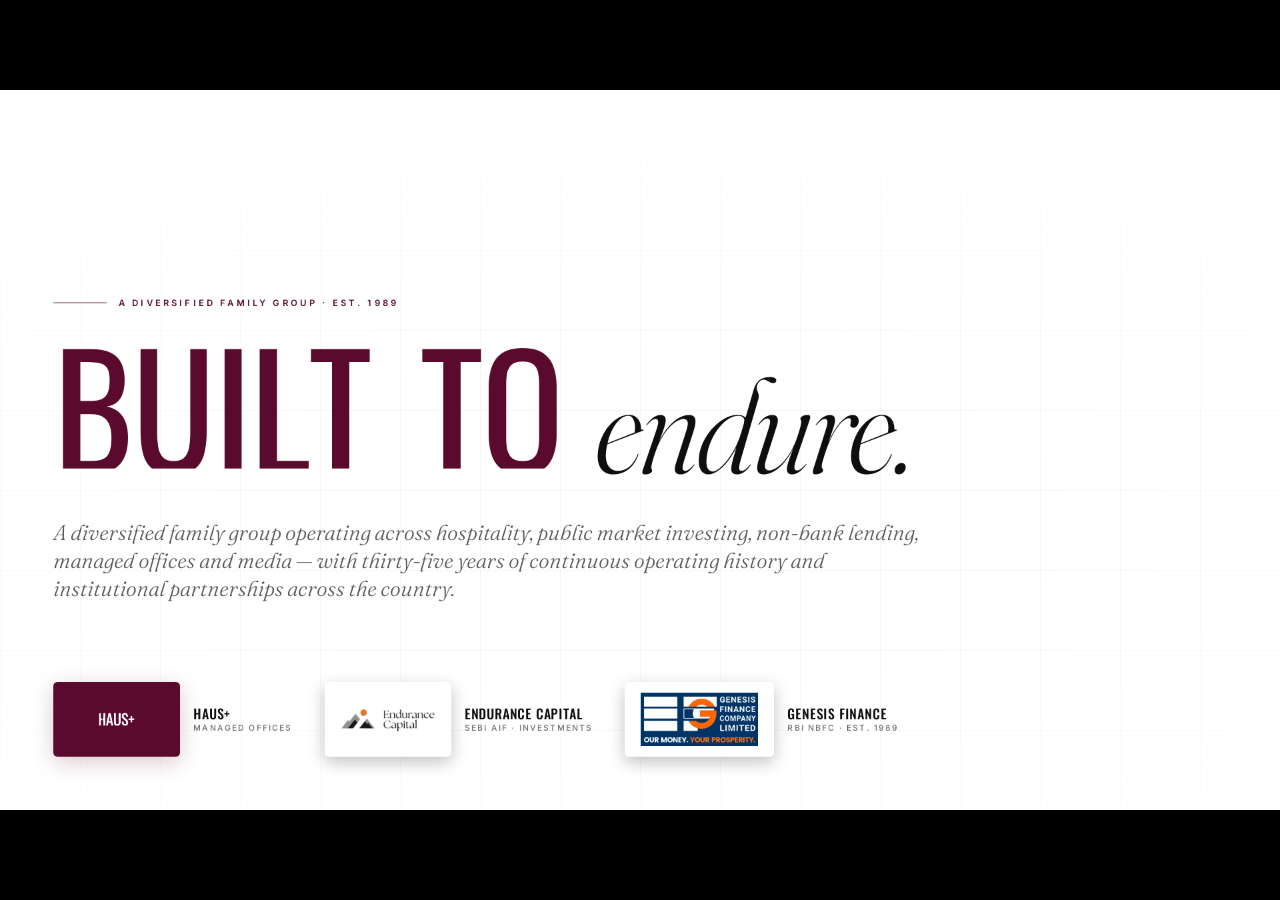
<file: group-profile.html>
<!doctype html>
<html lang="en">
<head>
<meta charset="utf-8" />
<title>Group Profile — Saga · Endurance · Genesis · Managed Offices</title>
<link rel="preconnect" href="https://fonts.googleapis.com">
<link rel="preconnect" href="https://fonts.gstatic.com" crossorigin>
<link href="https://fonts.googleapis.com/css2?family=Oswald:wght@300;400;500;600;700&family=Inter:wght@300;400;500;600;700&family=Fraunces:ital,opsz,wght@0,9..144,300;0,9..144,400;0,9..144,500;1,9..144,300&display=swap" rel="stylesheet">
<link rel="stylesheet" href="deck.css">
<script src="assets/deck-stage.js"></script>
<style>
  /* ---------- Cover ---------- */
  .s-cover{background:#fff}
  .s-cover .gridlines{position:absolute;inset:0;
    background-image:linear-gradient(to right, rgba(90,10,45,.05) 1px, transparent 1px),
                     linear-gradient(to bottom, rgba(90,10,45,.05) 1px, transparent 1px);
    background-size:120px 120px;
    mask-image:radial-gradient(ellipse 80% 60% at 50% 60%, black 40%, transparent 100%);
  }
  .cover-mark{position:absolute;left:80px;top:80px;display:flex;align-items:center;gap:18px}
  .cover-mark img{height:54px}
  .cover-meta{position:absolute;right:80px;top:80px;text-align:right;font-size:11px;letter-spacing:.24em;text-transform:uppercase;color:rgba(14,14,16,.55);line-height:1.9;font-weight:500}
  .cover-meta strong{color:var(--mitti);font-weight:600}
  .cover-stack{position:absolute;left:80px;right:80px;top:50%;transform:translateY(-50%)}
  .cover-eyebrow{font-size:13px;letter-spacing:.32em;text-transform:uppercase;color:var(--mitti);font-weight:600;margin-bottom:48px;display:flex;align-items:center;gap:18px}
  .cover-eyebrow .bar{height:1px;width:80px;background:var(--mitti);transform-origin:left}
  .cover-title{font-family:'Oswald';font-weight:400;font-size:230px;line-height:.84;color:var(--mitti);letter-spacing:-.012em}
  .cover-title em{font-family:'Fraunces';font-style:italic;font-weight:300;text-transform:none;color:var(--ink);letter-spacing:-.02em;font-size:200px;display:inline-block;transform:translateY(8px)}
  .cover-sub{margin-top:56px;font-family:'Fraunces';font-style:italic;font-weight:300;font-size:32px;color:rgba(14,14,16,.7);max-width:1300px;line-height:1.32}
  .cover-foot{position:absolute;left:80px;bottom:80px;display:flex;gap:14px;align-items:center;font-size:11px;letter-spacing:.24em;text-transform:uppercase;color:rgba(14,14,16,.55);font-weight:500;flex-wrap:wrap}
  .cover-foot .chip{padding:10px 18px;border:1px solid var(--line);border-radius:999px;display:flex;align-items:center;gap:10px}
  .cover-foot .chip .dot{width:6px;height:6px;border-radius:50%;background:var(--mitti)}
  .cover-pageno{display:none}
  /* Snap animated elements to initial state before re-playing animations */
  .slide.entering .reveal,.slide.entering .rise,.slide.entering .fade,
  .slide.entering .fade-fast,.slide.entering .grow,.slide.entering .grow-y,
  .slide.entering .clip-up,.slide.entering .clip-r,.slide.entering .zoom-in,
  .slide.entering .slide-r,.slide.entering .letters > span > b,.slide.entering .draw{
    transition:none!important;animation:none!important;
  }

  /* ---------- Glance ---------- */
  .s-glance{background:var(--paper)}
  .glance-head{position:absolute;left:80px;top:200px;right:80px}
  .glance-head .eye{font-size:13px;letter-spacing:.3em;text-transform:uppercase;color:var(--mitti);font-weight:600;margin-bottom:24px}
  .glance-head h1{font-family:'Oswald';font-weight:400;font-size:130px;line-height:.92;color:var(--ink);letter-spacing:-.01em}
  .glance-head h1 em{font-family:'Fraunces';font-style:italic;font-weight:300;color:var(--mitti);text-transform:none}
  .glance-stats{position:absolute;left:80px;right:80px;bottom:200px;display:grid;grid-template-columns:repeat(4,1fr);border-top:1px solid var(--line)}
  .glance-stats .cell{padding:48px 32px 0 0;border-right:1px solid var(--line);min-height:280px;position:relative}
  .glance-stats .cell:last-child{border-right:none}
  .glance-stats .label{font-size:12px;letter-spacing:.24em;text-transform:uppercase;color:rgba(14,14,16,.5);font-weight:500}
  .glance-stats .num{font-family:'Oswald';font-weight:400;font-size:130px;color:var(--mitti);line-height:1;margin-top:36px;letter-spacing:-.02em}
  .glance-stats .num small{font-size:48px;color:var(--ink);font-weight:300}
  .glance-stats .num em{font-family:'Fraunces';font-style:italic;font-weight:300;font-size:50px;color:var(--ink);text-transform:none}
  .glance-stats .desc{position:absolute;left:0;bottom:0;font-family:'Fraunces';font-style:italic;font-size:19px;color:rgba(14,14,16,.7);font-weight:300;line-height:1.3;max-width:300px}

  /* ---------- Platforms grid ---------- */
  .s-platforms{background:#fff}
  .pl-head{position:absolute;left:80px;top:160px;right:80px;display:flex;justify-content:space-between;align-items:flex-end}
  .pl-head h1{font-family:'Oswald';font-weight:400;font-size:110px;line-height:.92;color:var(--mitti)}
  .pl-head h1 em{font-family:'Fraunces';font-style:italic;font-weight:300;color:var(--ink);text-transform:none}
  .pl-head .meta{text-align:right;font-size:12px;letter-spacing:.22em;text-transform:uppercase;color:rgba(14,14,16,.5);line-height:2;font-weight:500}
  .pl-grid{position:absolute;left:80px;right:80px;bottom:140px;top:440px;display:grid;grid-template-columns:repeat(4,1fr);gap:0}
  .pl{padding:36px 24px;border-left:1px solid var(--line);position:relative;display:flex;flex-direction:column;height:100%}
  .pl:first-child{border-left:none}
  .pl .badge{font-size:11px;letter-spacing:.3em;text-transform:uppercase;color:var(--mitti);font-weight:600;display:flex;align-items:center;gap:10px}
  .pl .badge .dot{width:6px;height:6px;background:var(--mitti);border-radius:50%}
  .pl h3{font-family:'Oswald';font-weight:500;font-size:38px;color:var(--ink);line-height:1;margin-top:28px}
  .pl h3 em{font-family:'Fraunces';font-style:italic;font-weight:300;color:var(--mitti);text-transform:none;font-size:32px}
  .pl .since{font-family:'Fraunces';font-style:italic;font-size:18px;color:rgba(14,14,16,.55);margin-top:10px}
  .pl .desc{font-family:'Inter';font-size:14px;line-height:1.55;color:var(--ink-2);margin-top:24px}
  .pl .tags{margin-top:auto;padding-top:24px;display:flex;flex-direction:column;gap:6px;font-size:11px;color:rgba(14,14,16,.6)}
  .pl .tags .row{display:flex;justify-content:space-between;border-top:1px solid var(--line-2);padding-top:6px;gap:10px}
  .pl .tags .row span:first-child{color:rgba(14,14,16,.45);text-transform:uppercase;letter-spacing:.18em;font-weight:500}
  .pl .tags .row span:last-child{font-weight:500;color:var(--ink);text-align:right}

  /* ---------- Saga Hotels ---------- */
  .s-saga{background:var(--paper)}
  .saga-grid{position:absolute;inset:0;display:grid;grid-template-columns:1fr 1.1fr}
  .saga-left{padding:200px 60px 140px 80px;position:relative;display:flex;flex-direction:column}
  .saga-left .tag{font-size:13px;letter-spacing:.3em;text-transform:uppercase;color:var(--mitti);font-weight:600;margin-bottom:24px;display:flex;align-items:center;gap:14px}
  .saga-left .tag .pill{padding:6px 14px;border:1px solid var(--mitti);color:var(--mitti);border-radius:999px;font-size:11px;letter-spacing:.22em}
  .saga-left h2{font-family:'Oswald';font-weight:400;font-size:130px;line-height:.86;color:var(--ink);letter-spacing:-.01em}
  .saga-left h2 em{font-family:'Fraunces';font-style:italic;font-weight:300;color:var(--mitti);text-transform:none}
  .saga-left .lede{font-family:'Fraunces';font-style:italic;font-weight:300;font-size:26px;color:rgba(14,14,16,.72);line-height:1.32;margin-top:36px;max-width:700px}
  .saga-left .body{margin-top:30px;font-size:17px;line-height:1.6;color:var(--ink-2);max-width:700px}
  .saga-left .partners{margin-top:auto;padding-top:36px;display:flex;flex-direction:column;gap:0;border-top:1px solid var(--line)}
  .saga-left .partners .row{display:grid;grid-template-columns:160px 1fr;padding:12px 0;border-bottom:1px solid var(--line);align-items:center;gap:18px}
  .saga-left .partners .row .k{font-size:11px;letter-spacing:.22em;text-transform:uppercase;color:rgba(14,14,16,.5);font-weight:500}
  .saga-left .partners .row .v{font-family:'Inter';font-size:17px;color:var(--ink);font-weight:500}
  .saga-right{position:relative;background:var(--mitti);overflow:hidden;color:#fff}
  .saga-right::before{content:"";position:absolute;inset:0;background:radial-gradient(ellipse 1000px 700px at 80% 30%, rgba(130,180,255,.12), transparent 70%)}
  .saga-pull{position:absolute;left:60px;right:60px;top:160px}
  .saga-pull .badge{font-size:12px;letter-spacing:.3em;text-transform:uppercase;color:var(--indigo);font-weight:600;margin-bottom:24px}
  .saga-pull h3{font-family:'Oswald';font-weight:400;font-size:80px;color:#fff;line-height:.92}
  .saga-pull h3 em{font-family:'Fraunces';font-style:italic;font-weight:300;color:var(--indigo);text-transform:none}
  .portfolio-list{position:absolute;left:60px;right:60px;bottom:140px;display:flex;flex-direction:column;gap:0}
  .portfolio-list .head{font-size:11px;letter-spacing:.3em;text-transform:uppercase;color:rgba(255,255,255,.55);margin-bottom:18px;font-weight:500;border-bottom:1px solid rgba(255,255,255,.3);padding-bottom:10px;display:grid;grid-template-columns:60px 1fr 1.6fr;gap:24px}
  .portfolio-list .row{display:grid;grid-template-columns:60px 1fr 1.6fr;align-items:flex-start;padding:24px 0;border-bottom:1px solid rgba(255,255,255,.18);font-family:'Inter';gap:24px}
  .portfolio-list .row .n{font-size:11px;letter-spacing:.2em;color:rgba(255,255,255,.5);font-weight:500;padding-top:6px}
  .portfolio-list .row .loc{font-family:'Oswald';font-weight:500;font-size:34px;color:#fff;text-transform:uppercase;letter-spacing:.02em;line-height:1}
  .portfolio-list .row .loc small{display:block;font-family:'Inter';font-weight:400;font-size:13px;color:var(--indigo);margin-top:8px;letter-spacing:.18em;text-transform:uppercase}
  .portfolio-list .row .ast{font-family:'Fraunces';font-style:italic;font-weight:300;font-size:24px;color:rgba(255,255,255,.85);line-height:1.3}
  .portfolio-list .row .ast b{display:block;font-family:'Inter';font-style:normal;font-weight:600;font-size:13px;text-transform:uppercase;letter-spacing:.18em;color:#fff;margin-bottom:6px}

  /* Logo blocks reused on Endurance / Genesis / Saga */
  .end-logo-row{display:flex;align-items:center;gap:20px;margin-bottom:36px}
  .logo-tile-dark{padding:14px 18px;background:#fff;border-radius:6px;display:flex;align-items:center;justify-content:center;box-shadow:0 8px 24px rgba(0,0,0,.25)}
  .logo-tile-dark img{height:64px;display:block}
  .logo-tile-light{padding:14px 18px;background:var(--mitti);border-radius:6px;display:flex;align-items:center;justify-content:center}
  .logo-tile-light img{height:64px;display:block;filter:brightness(0) invert(1)}
  .logo-meta{display:flex;flex-direction:column;gap:4px}
  .logo-meta span{font-family:'Oswald';font-weight:500;font-size:22px;color:#fff;text-transform:uppercase;letter-spacing:.04em;line-height:1}
  .logo-meta small{font-family:'Inter';font-size:12px;letter-spacing:.18em;text-transform:uppercase;color:rgba(255,255,255,.65);font-weight:500}
  .logo-meta.dark span{color:var(--ink)}
  .logo-meta.dark small{color:rgba(14,14,16,.6)}

  /* ---------- Endurance ---------- */
  .s-end{background:var(--mitti);color:#fff;overflow:hidden}
  .s-end::before{content:"";position:absolute;inset:0;background:
    radial-gradient(ellipse 1400px 800px at 70% 30%, rgba(130,180,255,.14), transparent 60%),
    radial-gradient(ellipse 800px 600px at 10% 90%, rgba(130,180,255,.08), transparent 60%)
  }
  .end-grid{position:absolute;inset:0;display:grid;grid-template-columns:1fr 1.1fr}
  .end-left{padding:200px 60px 140px 80px;position:relative;display:flex;flex-direction:column}
  .end-left .tag{font-size:13px;letter-spacing:.3em;text-transform:uppercase;color:var(--indigo);font-weight:600;margin-bottom:24px;display:flex;align-items:center;gap:14px}
  .end-left .tag .pill{padding:6px 14px;border:1px solid var(--indigo);color:var(--indigo);border-radius:999px;font-size:11px;letter-spacing:.22em}
  .end-left h2{font-family:'Oswald';font-weight:400;font-size:140px;line-height:.86;color:#fff;letter-spacing:-.01em}
  .end-left h2 em{font-family:'Fraunces';font-style:italic;font-weight:300;color:var(--indigo);text-transform:none}
  .end-left .lede{font-family:'Fraunces';font-style:italic;font-weight:300;font-size:28px;color:rgba(255,255,255,.85);line-height:1.32;margin-top:40px;max-width:760px}
  .end-left .body{margin-top:30px;font-size:18px;line-height:1.6;color:rgba(255,255,255,.75);max-width:760px}
  .end-left .quote{margin-top:36px;padding:20px 28px;border-left:2px solid var(--indigo);font-family:'Fraunces';font-style:italic;font-weight:300;font-size:22px;color:#fff;line-height:1.4;max-width:760px}
  .end-right{position:relative;display:flex;align-items:center;justify-content:center}
  .end-card{width:680px;height:780px;background:#fff;color:var(--ink);position:relative;border-radius:4px;overflow:hidden;box-shadow:0 60px 120px rgba(0,0,0,.4)}
  .end-card .head{padding:32px 40px;border-bottom:1px solid var(--line);display:flex;justify-content:space-between;align-items:center}
  .end-card .head img{height:36px}
  .end-card .head .mono{color:rgba(14,14,16,.5)}
  .end-card .body-c{padding:32px 40px}
  .end-card .aum{font-family:'Oswald';font-weight:400;font-size:90px;color:var(--mitti);line-height:1;letter-spacing:-.01em}
  .end-card .aum em{font-family:'Fraunces';font-style:italic;font-weight:300;color:var(--ink);font-size:40px;text-transform:none}
  .end-card .aum-label{font-size:11px;letter-spacing:.24em;text-transform:uppercase;color:rgba(14,14,16,.5);font-weight:500;margin-top:14px}
  .end-card h3{font-family:'Oswald';font-weight:500;font-size:36px;color:var(--ink);line-height:.95;margin-top:28px}
  .end-card h3 em{font-family:'Fraunces';font-style:italic;font-weight:300;color:var(--mitti);text-transform:none}
  .end-card .thesis{margin-top:18px;font-family:'Fraunces';font-style:italic;font-size:19px;line-height:1.4;color:var(--ink-2)}
  .end-card .focus{margin-top:24px;display:flex;flex-direction:column;gap:0}
  .end-card .focus .row{display:grid;grid-template-columns:60px 1fr;padding:12px 0;border-bottom:1px solid var(--line-2);align-items:center}
  .end-card .focus .row .n{font-size:11px;letter-spacing:.22em;color:rgba(14,14,16,.45);font-weight:500}
  .end-card .focus .row .v{font-family:'Inter';font-size:16px;color:var(--ink);font-weight:500}
  .end-card .focus .row .v small{display:block;font-weight:400;color:rgba(14,14,16,.55);font-size:13px;margin-top:2px}
  .end-card .footer{position:absolute;left:40px;right:40px;bottom:24px;display:flex;justify-content:space-between;font-size:11px;letter-spacing:.2em;text-transform:uppercase;color:rgba(14,14,16,.5);font-weight:500;padding-top:14px;border-top:1px solid var(--line)}

  /* ---------- Genesis ---------- */
  .s-gen{background:#fff}
  .gen-grid{position:absolute;inset:0;display:grid;grid-template-columns:1.1fr 1fr}
  .gen-left{padding:160px 60px 100px 80px;position:relative;display:flex;flex-direction:column}
  .gen-left .tag{font-size:13px;letter-spacing:.3em;text-transform:uppercase;color:var(--mitti);font-weight:600;margin-bottom:24px;display:flex;align-items:center;gap:14px}
  .gen-left .tag .pill{padding:6px 14px;border:1px solid var(--mitti);color:var(--mitti);border-radius:999px;font-size:11px;letter-spacing:.22em}
  .gen-left h2{font-family:'Oswald';font-weight:400;font-size:130px;line-height:.86;color:var(--ink);letter-spacing:-.01em}
  .gen-left h2 em{font-family:'Fraunces';font-style:italic;font-weight:300;color:var(--mitti);text-transform:none}
  .gen-left .lede{font-family:'Fraunces';font-style:italic;font-weight:300;font-size:26px;color:rgba(14,14,16,.72);line-height:1.32;margin-top:36px;max-width:760px}
  .gen-left .body{margin-top:30px;font-size:17px;line-height:1.6;color:var(--ink-2);max-width:760px}
  .gen-left .stats-row{margin-top:auto;padding-top:24px;display:grid;grid-template-columns:repeat(3,1fr);gap:0;border-top:1px solid var(--line)}
  .gen-left .stats-row .cell{padding:16px 16px 0 0}
  .gen-left .stats-row .cell .k{font-size:11px;letter-spacing:.24em;text-transform:uppercase;color:rgba(14,14,16,.5);font-weight:500}
  .gen-left .stats-row .cell .v{font-family:'Oswald';font-weight:400;font-size:48px;color:var(--mitti);line-height:1;margin-top:10px}
  .gen-left .stats-row .cell .v em{font-family:'Fraunces';font-style:italic;font-size:22px;color:var(--ink);font-weight:300;text-transform:none}
  .gen-left .stats-row .cell .desc{font-family:'Fraunces';font-style:italic;font-size:14px;color:rgba(14,14,16,.6);margin-top:6px}
  .gen-right{position:relative;background:var(--mitti);overflow:hidden;color:#fff}
  .gen-right::before{content:"";position:absolute;inset:0;background:radial-gradient(ellipse 800px 600px at 80% 30%, rgba(130,180,255,.12), transparent 70%)}
  .gen-right .gen-symbol{position:absolute;right:-200px;bottom:-160px;width:1100px;opacity:.16}
  .gen-right .pull{position:absolute;left:60px;right:60px;top:120px;z-index:2}
  .gen-right .pull .badge{font-size:12px;letter-spacing:.3em;text-transform:uppercase;color:var(--indigo);font-weight:600;margin-bottom:24px}
  .gen-right .pull .logo-tile{display:inline-block;padding:18px 24px;background:#fff;border-radius:6px;margin-bottom:28px}
  .gen-right .pull .logo-tile img{height:64px;display:block}
  .gen-right .pull h3{font-family:'Oswald';font-weight:400;font-size:80px;color:#fff;line-height:.9}
  .gen-right .pull h3 em{font-family:'Fraunces';font-style:italic;font-weight:300;color:var(--indigo);text-transform:none}
  .gen-right .product-list{position:absolute;left:60px;right:60px;bottom:100px;display:flex;flex-direction:column;gap:0}
  .gen-right .product-list .row{display:grid;grid-template-columns:60px 1fr auto;align-items:center;padding:14px 0;border-bottom:1px solid rgba(255,255,255,.18);font-family:'Inter';gap:24px}
  .gen-right .product-list .row .n{font-size:11px;letter-spacing:.2em;color:rgba(255,255,255,.5);font-weight:500}
  .gen-right .product-list .row .name{font-family:'Oswald';font-weight:400;font-size:22px;color:#fff;text-transform:uppercase;letter-spacing:.02em}
  .gen-right .product-list .row .arrow{color:var(--indigo);font-size:18px}
  .gen-right .product-list .head{font-size:11px;letter-spacing:.3em;text-transform:uppercase;color:rgba(255,255,255,.55);margin-bottom:14px;font-weight:500;border-bottom:1px solid rgba(255,255,255,.3);padding-bottom:8px}

  /* ---------- Managed Offices ---------- */
  .s-mo{background:var(--paper)}
  .mo-head{position:absolute;left:80px;top:72px;right:80px}
  .mo-head .eye{font-size:13px;letter-spacing:.3em;text-transform:uppercase;color:var(--mitti);font-weight:600;margin-bottom:10px;display:flex;align-items:center;gap:14px}
  .mo-head .eye .pill{padding:6px 14px;border:1px solid var(--mitti);color:var(--mitti);border-radius:999px;font-size:11px;letter-spacing:.22em}
  .mo-head h1{font-family:'Oswald';font-weight:400;font-size:78px;line-height:.9;color:var(--ink);letter-spacing:-.01em}
  .mo-head h1 em{font-family:'Fraunces';font-style:italic;font-weight:300;color:var(--mitti);text-transform:none}
  .mo-head .sub{font-family:'Fraunces';font-style:italic;font-size:24px;color:rgba(14,14,16,.65);margin-top:24px;max-width:1100px;line-height:1.32}
  .mo-pipeline{position:absolute;left:80px;right:80px;top:295px;bottom:140px;display:flex;flex-direction:column;gap:0;border-top:1px solid var(--line)}
  .mo-pipeline .head{display:grid;grid-template-columns:60px 1.4fr 1.4fr 1fr 0.8fr;padding:14px 0;border-bottom:1px solid var(--line);font-size:11px;letter-spacing:.24em;text-transform:uppercase;color:rgba(14,14,16,.5);font-weight:500;gap:24px}
  .mo-pipeline .row{display:grid;grid-template-columns:60px 1.4fr 1.4fr 1fr 0.8fr;padding:18px 0;border-bottom:1px solid var(--line);align-items:center;gap:24px}
  .mo-pipeline .row .n{font-size:11px;letter-spacing:.2em;color:rgba(14,14,16,.45);font-weight:500}
  .mo-pipeline .row .city{font-family:'Oswald';font-weight:500;font-size:28px;color:var(--mitti);text-transform:uppercase;letter-spacing:.02em;line-height:1}
  .mo-pipeline .row .area{font-family:'Inter';font-size:17px;color:var(--ink);font-weight:500}
  .mo-pipeline .row .area small{display:block;font-weight:400;color:rgba(14,14,16,.55);font-size:13px;margin-top:2px}
  .mo-pipeline .row .partner{font-family:'Inter';font-size:14px;color:var(--ink-2)}
  .mo-pipeline .row .stage{font-family:'Inter';font-size:11px;color:var(--mitti);font-weight:600;text-transform:uppercase;letter-spacing:.2em;text-align:center}
  .mo-pipeline .row .stage.live{color:#1F8A5B}
  .mo-pipeline .row .stage.inprog{color:#B35C00}

  /* ---------- Zoom ---------- */
  .s-zoom{background:var(--paper-2);overflow:hidden}
  .zoom-bg{position:absolute;inset:0;background:
    radial-gradient(ellipse 1200px 900px at 100% 100%, rgba(90,10,45,.06), transparent 60%),
    radial-gradient(ellipse 900px 700px at 0% 0%, rgba(90,10,45,.04), transparent 60%)
  }
  .zoom-num{position:absolute;left:80px;top:120px;font-family:'Oswald';font-weight:300;font-size:380px;color:rgba(90,10,45,.08);line-height:.8;letter-spacing:-.04em;pointer-events:none;user-select:none}
  .zoom-content{position:absolute;left:80px;top:280px;right:80px}
  .zoom-content .tag{font-size:13px;letter-spacing:.3em;text-transform:uppercase;color:var(--mitti);font-weight:600;margin-bottom:24px;display:flex;align-items:center;gap:14px}
  .zoom-content .tag .pill{padding:6px 14px;border:1px solid var(--mitti);color:var(--mitti);border-radius:999px;font-size:11px;letter-spacing:.22em}
  .zoom-content h2{font-family:'Oswald';font-weight:400;font-size:170px;line-height:.84;color:var(--ink);letter-spacing:-.012em}
  .zoom-content h2 em{font-family:'Fraunces';font-style:italic;font-weight:300;color:var(--mitti);text-transform:none}
  .zoom-content .lede{font-family:'Fraunces';font-style:italic;font-weight:300;font-size:28px;color:rgba(14,14,16,.72);line-height:1.32;margin-top:48px;max-width:1100px}
  .zoom-grid{position:absolute;left:80px;right:80px;bottom:160px;display:grid;grid-template-columns:repeat(3,1fr);gap:0;border-top:1px solid var(--line)}
  .zoom-grid .cell{padding:32px 32px 0 0;border-right:1px solid var(--line);min-height:200px}
  .zoom-grid .cell:last-child{border-right:none}
  .zoom-grid .cell .k{font-size:11px;letter-spacing:.24em;text-transform:uppercase;color:rgba(14,14,16,.5);font-weight:500;margin-bottom:24px;display:flex;align-items:center;gap:10px}
  .zoom-grid .cell .k .dot{width:6px;height:6px;background:var(--mitti);border-radius:50%}
  .zoom-grid .cell .v{font-family:'Oswald';font-weight:400;font-size:38px;color:var(--mitti);line-height:.95}
  .zoom-grid .cell .desc{font-family:'Inter';font-size:15px;color:var(--ink-2);margin-top:14px;line-height:1.5;max-width:340px}

  /* ---------- Org chart ---------- */
  .s-org{background:#fff}
  .org-head{position:absolute;left:80px;top:160px;right:80px}
  .org-head .eye{font-size:13px;letter-spacing:.3em;text-transform:uppercase;color:var(--mitti);font-weight:600;margin-bottom:24px}
  .org-head h1{font-family:'Oswald';font-weight:400;font-size:110px;line-height:.92;color:var(--ink)}
  .org-head h1 em{font-family:'Fraunces';font-style:italic;font-weight:300;color:var(--mitti);text-transform:none}
  .org-canvas{position:absolute;left:80px;right:80px;top:420px;bottom:140px}
  .org-canvas svg{position:absolute;inset:0;width:100%;height:100%;overflow:visible;pointer-events:none}
  .org-node{position:absolute;background:#fff;border:1px solid var(--line);padding:20px 22px;display:flex;flex-direction:column;gap:8px;box-shadow:0 20px 50px rgba(0,0,0,.06);border-radius:4px}
  .org-node.parent{background:var(--mitti);color:#fff;border-color:var(--mitti)}
  .org-node .k{font-size:10px;letter-spacing:.24em;text-transform:uppercase;font-weight:500;opacity:.6}
  .org-node .name{font-family:'Oswald';font-weight:500;font-size:24px;line-height:1;color:var(--ink)}
  .org-node.parent .name{color:#fff}
  .org-node .desc{font-size:12px;color:rgba(14,14,16,.6);line-height:1.4}
  .org-node.parent .desc{color:rgba(255,255,255,.7)}
  .org-node .since{font-size:10px;letter-spacing:.2em;text-transform:uppercase;color:var(--mitti);font-weight:600;margin-top:2px}
  .org-node.parent .since{color:var(--indigo)}

  /* ---------- Why ---------- */
  .s-why{background:var(--mitti);color:#fff;overflow:hidden}
  .s-why::before{content:"";position:absolute;inset:0;background:
    radial-gradient(ellipse 1400px 900px at 80% 80%, rgba(130,180,255,.12), transparent 60%)
  }
  .why-head{position:absolute;left:80px;top:200px;right:80px}
  .why-head .eye{font-size:13px;letter-spacing:.3em;text-transform:uppercase;color:var(--indigo);font-weight:600;margin-bottom:24px}
  .why-head h1{font-family:'Oswald';font-weight:400;font-size:130px;line-height:.9;color:#fff;letter-spacing:-.01em}
  .why-head h1 em{font-family:'Fraunces';font-style:italic;font-weight:300;color:var(--indigo);text-transform:none}
  .why-grid{position:absolute;left:80px;right:80px;bottom:140px;display:grid;grid-template-columns:repeat(4,1fr);gap:0;border-top:1px solid rgba(255,255,255,.2)}
  .why-grid .cell{padding:36px 28px 0 0;border-right:1px solid rgba(255,255,255,.16);min-height:300px;position:relative}
  .why-grid .cell:last-child{border-right:none}
  .why-grid .cell .num{font-family:'Oswald';font-weight:400;font-size:90px;color:var(--indigo);line-height:1;letter-spacing:-.01em}
  .why-grid .cell h3{font-family:'Oswald';font-weight:500;font-size:30px;color:#fff;line-height:1;margin-top:24px;text-transform:uppercase;letter-spacing:.02em}
  .why-grid .cell .desc{font-family:'Inter';font-size:15px;color:rgba(255,255,255,.72);margin-top:16px;line-height:1.5;max-width:340px}

  /* ---------- Video Overlay ---------- */
  #video-overlay {
    display: none;
    opacity: 0;
    position: fixed;
    inset: 0;
    z-index: 9999;
    background: #000;
  }
  #video-frame {
    width: 100%;
    height: 100%;
    border: none;
    display: block;
  }

  /* ---------- Contact ---------- */
  .s-contact{background:#fff}
  .contact-mark{position:absolute;left:80px;top:80px;display:flex;align-items:center;gap:18px}
  .contact-mark img{height:54px}
  .contact-stack{position:absolute;left:80px;right:80px;top:50%;transform:translateY(-50%)}
  .contact-eye{font-size:13px;letter-spacing:.3em;text-transform:uppercase;color:var(--mitti);font-weight:600;margin-bottom:32px}
  .contact-title{font-family:'Oswald';font-weight:400;font-size:200px;line-height:.86;color:var(--mitti);letter-spacing:-.012em}
  .contact-title em{font-family:'Fraunces';font-style:italic;font-weight:300;color:var(--ink);text-transform:none}
  .contact-grid{position:absolute;left:80px;right:80px;bottom:140px;display:grid;grid-template-columns:repeat(3,1fr);gap:0;border-top:1px solid var(--line)}
  .contact-grid .cell{padding:32px 32px 0 0;border-right:1px solid var(--line)}
  .contact-grid .cell:last-child{border-right:none}
  .contact-grid .cell .k{font-size:11px;letter-spacing:.24em;text-transform:uppercase;color:var(--mitti);font-weight:600;margin-bottom:18px}
  .contact-grid .cell .v{font-family:'Oswald';font-weight:400;font-size:28px;color:var(--ink);line-height:1.2;letter-spacing:.005em}
  .contact-grid .cell .v small{display:block;font-family:'Inter';font-weight:400;font-size:14px;color:rgba(14,14,16,.65);margin-top:8px;letter-spacing:.04em;text-transform:none}
</style>
</head>
<body>
<deck-stage>

<script type="application/json" id="speaker-notes">
[
  "Cover slide. Diversified family-owned group with four operating platforms across hospitality, public-market investing, lending, and managed offices.",
  "Group at a glance — 35+ years of operating history, ~₹450 Cr combined AUM across Genesis and Endurance, hospitality assets in three destinations, and a managed offices pipeline approaching half a million square feet.",
  "Four platforms, one family. Saga Hotels, Endurance Capital, Genesis Finance, and the upcoming Managed Offices platform.",
  "Saga Hotels — the group's hospitality platform, with assets in Kochi (Hyatt-branded), Goa (upcoming Marriott at Calangute) and Mukteshwar (hotel and managed villas), supported by global hospitality and FM partners.",
  "Endurance Capital — the group's public markets investment platform, operating as an AIF with approximately ₹250 Cr AUM, focused on quality businesses, capital preservation, and compounding returns.",
  "Genesis Finance — NBFC since 1989, over three decades of operating history, ~₹250 Cr AUM, built on relationship-led credit and prudent underwriting.",
  "The upcoming Managed Offices platform — premium serviced workspaces across Noida, Bengaluru, Aerocity Delhi, BKC and Lower Parel Mumbai. Built with an institutional operating model.",
  "Group structure — one family, four operating platforms. All operating companies are professionally run with clear governance.",
  "Why this group is a confident counterparty — three decades of operating history, regulated entities, institutional capital strength, and skin in the game.",
  "Contact details for the group and the principals."
]
</script>

<!-- ============== 1 COVER ============== -->
<section class="slide s-cover" data-screen-label="01 Cover">
  <div class="gridlines fade" style="--d:200ms"></div>

  <div class="cover-stack">
    <div class="cover-eyebrow">
      <span class="bar grow" style="--d:600ms"></span>
      <span class="reveal" style="--d:800ms">A Diversified Family Group · Est. 1989</span>
    </div>
    <h1 class="cover-title">
      <span class="letters">
        <span><b style="--d:700ms">B</b></span><span><b style="--d:740ms">U</b></span><span><b style="--d:780ms">I</b></span><span><b style="--d:820ms">L</b></span><span><b style="--d:860ms">T</b></span>
      </span>
      <span class="letters" style="margin-left:24px">
        <span><b style="--d:1000ms">T</b></span><span><b style="--d:1040ms">O</b></span>
      </span>
      <em class="reveal" style="--d:1300ms">endure.</em>
    </h1>
    <div class="cover-sub reveal" style="--d:1700ms">A diversified family group operating across hospitality, public market investing, non-bank lending, managed offices and media — with thirty-five years of continuous operating history and institutional partnerships across the country.</div>
  </div>

  <div class="cover-foot reveal" style="--d:2000ms;gap:48px;letter-spacing:normal;text-transform:none">
    <div class="end-logo-row" style="margin-bottom:0">
      <div class="logo-tile-light" style="padding:16px 24px;box-shadow:0 8px 32px rgba(90,10,45,.22)">
        <img src="assets/haus-logo-white.png" alt="Haus+" style="height:80px;display:block;image-rendering:-webkit-optimize-contrast">
      </div>
      <div class="logo-meta dark"><span style="font-size:20px">Haus+</span><small>Managed Offices</small></div>
    </div>
    <div class="end-logo-row" style="margin-bottom:0">
      <div class="logo-tile-dark" style="padding:16px 24px">
        <img src="assets/endurance-logo.jpeg" alt="Endurance Capital" style="height:80px;display:block;image-rendering:-webkit-optimize-contrast">
      </div>
      <div class="logo-meta dark"><span style="font-size:20px">Endurance Capital</span><small>SEBI AIF · Investments</small></div>
    </div>
    <div class="end-logo-row" style="margin-bottom:0">
      <div class="logo-tile-dark" style="padding:16px 24px">
        <img src="assets/genesis-logo.png" alt="Genesis Finance" style="height:80px;display:block;image-rendering:-webkit-optimize-contrast">
      </div>
      <div class="logo-meta dark"><span style="font-size:20px">Genesis Finance</span><small>RBI NBFC · est. 1989</small></div>
    </div>
  </div>

  <div class="cover-pageno reveal" style="--d:2200ms">01 / 10 — Cover</div>
</section>

<!-- ============== 2 GLANCE ============== -->
<section class="slide s-glance" data-screen-label="02 Glance">
  <div class="frame fade" style="--d:200ms"></div>
  <div class="topbar">
    <div class="left reveal" style="--d:300ms">
      <img src="assets/haus-symbol-mitti.png" class="symbol" alt="">
    </div>
    <div class="reveal" style="--d:400ms">02 — At a Glance</div>
  </div>
  <div class="footbar">
    <div class="reveal" style="--d:600ms">Saga · Endurance · Genesis · Managed Offices</div>
    <div class="reveal" style="--d:600ms">New Delhi · India</div>
  </div>

  <div class="glance-head">
    <div class="eye reveal" style="--d:300ms">— A Group at a Glance</div>
    <h1>
      <span class="reveal" style="--d:500ms">Three decades.</span><br>
      <em class="reveal" style="--d:800ms">Four platforms.</em><br>
      <span class="reveal" style="--d:1100ms">One family.</span>
    </h1>
  </div>

  <div class="glance-stats">
    <div class="cell">
      <div class="label reveal" style="--d:1300ms">Operating Since</div>
      <div class="num reveal" style="--d:1450ms">1989</div>
      <div class="desc reveal" style="--d:1600ms">Genesis Finance — over three decades of operating history.</div>
    </div>
    <div class="cell">
      <div class="label reveal" style="--d:1400ms">Combined AUM</div>
      <div class="num reveal" style="--d:1550ms">~₹500Cr</div>
      <div class="desc reveal" style="--d:1700ms">Across Genesis Finance (NBFC) and Endurance Capital (AIF).</div>
    </div>
    <div class="cell">
      <div class="label reveal" style="--d:1500ms">Hospitality Assets</div>
      <div class="num reveal" style="--d:1650ms">03</div>
      <div class="desc reveal" style="--d:1800ms">Hyatt Kochi · Marriott Goa (upcoming) · Mukteshwar.</div>
    </div>
    <div class="cell">
      <div class="label reveal" style="--d:1600ms">Office Pipeline</div>
      <div class="num reveal" style="--d:1750ms"><em>~</em>500<small>K sq ft</small></div>
      <div class="desc reveal" style="--d:1900ms">Managed offices pipeline across Delhi NCR, Bengaluru, Mumbai.</div>
    </div>
  </div>
</section>

<!-- ============== 3 PLATFORMS ============== -->
<section class="slide s-platforms" data-screen-label="03 Platforms">
  <div class="frame fade" style="--d:200ms"></div>
  <div class="topbar">
    <div class="left reveal" style="--d:300ms">
      <img src="assets/haus-symbol-mitti.png" class="symbol" alt="">
    </div>
    <div class="reveal" style="--d:400ms">03 — Platforms</div>
  </div>
  <div class="footbar">
    <div class="reveal" style="--d:600ms"></div>
    <div class="reveal" style="--d:600ms"></div>
  </div>

  <div class="pl-head">
    <h1>
      <span class="reveal" style="--d:300ms">Four platforms.</span><br>
      <em class="reveal" style="--d:600ms">One philosophy.</em>
    </h1>
    <div class="meta reveal" style="--d:900ms">Family Owned<br>Institutionally Partnered<br>Built for the long term</div>
  </div>

  <div class="pl-grid">
    <div class="pl">
      <div class="badge reveal" style="--d:1100ms"><span class="dot"></span> 01 Hospitality</div>
      <h3 class="reveal" style="--d:1250ms">Saga<br><em>Hotels</em></h3>
      <div class="since reveal" style="--d:1400ms">Hyatt · Marriott partners</div>
      <p class="desc reveal" style="--d:1550ms">Owns and operates hospitality assets in Kochi, Goa and Mukteshwar — destination-led, family-owned.</p>
      <div class="tags">
        <div class="row reveal" style="--d:1700ms"><span>Format</span><span>Own &amp; operate</span></div>
        <div class="row reveal" style="--d:1750ms"><span>Brands</span><span>Hyatt · Marriott</span></div>
        <div class="row reveal" style="--d:1800ms"><span>Cities</span><span>Kochi · Goa · Mukteshwar</span></div>
      </div>
    </div>
    <div class="pl">
      <div class="badge reveal" style="--d:1200ms"><span class="dot"></span> 02 Public Markets</div>
      <h3 class="reveal" style="--d:1350ms">Endurance<br><em>Capital</em></h3>
      <div class="since reveal" style="--d:1500ms"></div>
      <p class="desc reveal" style="--d:1650ms">Alternative Investment Fund platform — long-term, research-driven investing focused on quality businesses and capital preservation.</p>
      <div class="tags">
        <div class="row reveal" style="--d:1800ms"><span>Type</span><span>SEBI AIF</span></div>
        <div class="row reveal" style="--d:1850ms"><span>AUM</span><span>~₹250 Cr</span></div>
        <div class="row reveal" style="--d:1900ms"><span>Focus</span><span>Indian equities</span></div>
      </div>
    </div>
    <div class="pl">
      <div class="badge reveal" style="--d:1300ms"><span class="dot"></span> 03 Lending</div>
      <h3 class="reveal" style="--d:1450ms">Genesis<br><em>Finance</em></h3>
      <div class="since reveal" style="--d:1600ms">NBFC · est. 1989</div>
      <p class="desc reveal" style="--d:1750ms">NBFC with over three decades of operating history and ~₹250 Cr AUM. Built on relationship-led credit and prudent underwriting.</p>
      <div class="tags">
        <div class="row reveal" style="--d:1900ms"><span>Type</span><span>RBI NBFC</span></div>
        <div class="row reveal" style="--d:1950ms"><span>AUM</span><span>~₹250 Cr</span></div>
        <div class="row reveal" style="--d:2000ms"><span>Footprint</span><span>Pan-India</span></div>
      </div>
    </div>
    <div class="pl">
      <div class="badge reveal" style="--d:1400ms"><span class="dot"></span> 04 Workspaces</div>
      <h3 class="reveal" style="--d:1550ms">Haus+<br><em>Offices</em></h3>
      <div class="since reveal" style="--d:1700ms">~500K sq ft pipeline</div>
      <p class="desc reveal" style="--d:1850ms">Premium, fully serviced, technology-enabled workspaces — for startups, SMEs, GCCs, and enterprise clients across major metros.</p>
      <div class="tags">
        <div class="row reveal" style="--d:2000ms"><span>Cities</span><span>Delhi · Bengaluru · Mumbai</span></div>
        <div class="row reveal" style="--d:2050ms"><span>Anchor</span><span></span></div>
        <div class="row reveal" style="--d:2100ms"><span>Status</span><span>Live + pipeline</span></div>
      </div>
    </div>
  </div>
</section>

<!-- ============== 4 SAGA HOTELS ============== -->
<section class="slide s-saga" data-screen-label="04 Saga">
  <div class="topbar">
    <div class="left reveal" style="--d:300ms">
      <img src="assets/haus-symbol-mitti.png" class="symbol" alt="">
    </div>
    <div class="reveal" style="--d:400ms">04 — Saga Hotels</div>
  </div>

  <div class="saga-grid">
    <div class="saga-left">
      <div class="end-logo-row reveal" style="--d:200ms">
        <div class="logo-tile-light"><img src="assets/haus-symbol-white.png" alt="Saga" style="filter: none; opacity: 0"></div>
        <div class="logo-meta dark"><span>Saga Hotels Pvt. Ltd.</span><small>Hospitality Platform · Family-owned</small></div>
      </div>
      <div class="tag reveal" style="--d:300ms">
        <span class="pill">01 — Hospitality · Hyatt &amp; Marriott partners</span>
      </div>
      <h2>
        <span class="reveal" style="--d:500ms">Destinations</span><br>
        <em class="reveal" style="--d:800ms">worth keeping.</em>
      </h2>
      <p class="lede reveal" style="--d:1100ms">Saga Hotels Pvt. Ltd. owns and operates hospitality assets across key leisure and business destinations in India.</p>
      <p class="body reveal" style="--d:1400ms">A family-owned platform with a long-term commitment to high-quality, destination-led hospitality assets — operated in partnership with global hospitality and facility management partners.</p>

      <div class="partners">
        <div class="row reveal" style="--d:1700ms"><div class="k">Ownership</div><div class="v">Family-owned and operated</div></div>
        <div class="row reveal" style="--d:1800ms"><div class="k">Brand Partners</div><div class="v">Hyatt · Marriott</div></div>
        <div class="row reveal" style="--d:1900ms"><div class="k">Operating Model</div><div class="v">Owned · Globally branded · Group operated</div></div>
        <div class="row reveal" style="--d:2000ms"><div class="k">Horizon</div><div class="v">Long-term hold · destination-led</div></div>
      </div>
    </div>
    <div class="saga-right">
      <div class="saga-pull">
        <div class="badge reveal" style="--d:500ms">— Hospitality Portfolio</div>
        <h3>
          <span class="reveal" style="--d:700ms">Three cities.</span><br>
          <em class="reveal" style="--d:1000ms">Three stories.</em>
        </h3>
      </div>
      <div class="portfolio-list">
        <div class="head reveal" style="--d:1300ms"><span></span><span>Location</span><span>Asset / Positioning</span></div>
        <div class="row reveal" style="--d:1500ms">
          <div class="n">001</div>
          <div class="loc">Kochi<small>Kerala</small></div>
          <div class="ast"><b>Hyatt-branded</b>Hyatt-branded hospitality asset, owned by the group.</div>
        </div>
        <div class="row reveal" style="--d:1700ms">
          <div class="n">002</div>
          <div class="loc">Goa<small>Calangute</small></div>
          <div class="ast"><b>Marriott · Upcoming</b>Upcoming Marriott hotel at Calangute, Goa — under development.</div>
        </div>
        <div class="row reveal" style="--d:1900ms">
          <div class="n">003</div>
          <div class="loc">Mukteshwar<small>Uttarakhand</small></div>
          <div class="ast"><b>Hotel + Villas</b>Hotel and managed villas — boutique mountain destination.</div>
        </div>
      </div>
    </div>
  </div>
</section>

<!-- ============== 5 ENDURANCE ============== -->
<section class="slide s-end" data-screen-label="05 Endurance">
  <div class="frame dark fade" style="--d:200ms"></div>
  <div class="topbar dark">
    <div class="left reveal" style="--d:300ms">
      <img src="assets/haus-symbol-white.png" class="symbol" alt="">
    </div>
    <div class="reveal" style="--d:400ms">05 — Endurance Capital</div>
  </div>

  <div class="end-grid">
    <div class="end-left">
      <div class="end-logo-row reveal" style="--d:200ms">
        <div class="logo-tile-dark"><img src="assets/endurance-logo.jpeg" alt="Endurance Capital"></div>
        <div class="logo-meta"><span>Endurance Capital</span><small>Public Markets Investment Platform</small></div>
      </div>
      <div class="tag reveal" style="--d:300ms">
        <span class="pill">02 — Public Markets · Listed Equities</span>
      </div>
      <h2>
        <span class="reveal" style="--d:500ms">Markets move.</span><br>
        <em class="reveal" style="--d:800ms">Value endures.</em>
      </h2>
      <p class="lede reveal" style="--d:1100ms">The group's <strong>public markets</strong> investment platform — a SEBI-registered Alternative Investment Fund (AIF) investing in <strong>listed Indian equities</strong>, with approximately ₹250 Cr of assets under management.</p>
      <p class="body reveal" style="--d:1400ms">Endurance Capital invests across Indian <strong>public stock markets</strong> with a long-term, research-driven approach focused on quality listed businesses, capital preservation, and compounding returns. We back enduring publicly-traded companies the old-fashioned way — patient capital, deep research.</p>
      <div class="quote reveal" style="--d:1700ms">"Listed equities. Quality businesses. Capital preservation. Compounding returns."</div>
    </div>
    <div class="end-right">
      <div class="end-card rise" style="--d:600ms">
        <div class="head">
          <img src="assets/endurance-logo.jpeg" alt="Endurance Capital">
          <div class="mono">Listed Equities · AIF · India</div>
        </div>
        <div class="body-c">
          <div class="aum-label">— Assets Under Management · Listed Public Equities</div>
          <div class="aum"></div>
          <h3>Public-market<br><em>investing.</em></h3>
          <p class="thesis">Long-term ownership of high-quality companies listed on Indian stock exchanges. Concentrated portfolio. Research-driven. Built to compound through cycles.</p>
          <div class="focus">
            <div class="row"><div class="n">01</div><div class="v">Vehicle<small>SEBI Alternative Investment Fund (AIF)</small></div></div>
            <div class="row"><div class="n">02</div><div class="v">Universe<small>Listed Indian equities · NSE / BSE</small></div></div>
            <div class="row"><div class="n">03</div><div class="v">Hold<small>Multi-year · public stock markets</small></div></div>
            <div class="row"><div class="n">04</div><div class="v">Style<small>Quality · Capital preservation · Compounding</small></div></div>
          </div>
        </div>
        <div class="footer">
          <span>endurancecap.in</span>
          <span>Active</span>
        </div>
      </div>
    </div>
  </div>
</section>

<!-- ============== 6 GENESIS ============== -->
<section class="slide s-gen" data-screen-label="06 Genesis">
  <div class="topbar">
    <div class="left reveal" style="--d:300ms">
      <img src="assets/haus-symbol-mitti.png" class="symbol" alt="">
    </div>
    <div class="reveal" style="--d:400ms">06 — Genesis Finance</div>
  </div>

  <div class="gen-grid">
    <div class="gen-left">
      <div class="end-logo-row reveal" style="--d:200ms">
        <div class="logo-tile-light"><img src="assets/genesis-logo.png" alt="Genesis Finance"></div>
        <div class="logo-meta dark"><span>Genesis Finance</span><small>Non-Banking Financial Company · est. 1989</small></div>
      </div>
      <div class="tag reveal" style="--d:300ms">
        <span class="pill">03 — Lending · RBI-registered NBFC</span>
      </div>
      <h2>
        <span class="reveal" style="--d:500ms">Three decades</span><br>
        <em class="reveal" style="--d:800ms">of disciplined</em><br>
        <span class="reveal" style="--d:1100ms">lending.</span>
      </h2>
      <p class="lede reveal" style="--d:1400ms">Genesis Finance Company Limited is a Non-Banking Financial Company established in 1989 — with over three decades of operating history.</p>
      <p class="body reveal" style="--d:1700ms">A lending platform built on relationship-led credit, prudent underwriting, and responsible growth. Genesis Finance has served MSMEs and consumers across India through every economic cycle since the late 1980s.</p>
      <div class="stats-row">
        <div class="cell">
          <div class="k reveal" style="--d:2000ms">Established</div>
          <div class="v reveal" style="--d:2100ms">1989</div>
          <div class="desc reveal" style="--d:2200ms">RBI · NBFC licence</div>
        </div>
        <div class="cell">
          <div class="k reveal" style="--d:2050ms">AUM</div>
          <div class="v reveal" style="--d:2150ms"><em>~₹</em>250 <em>Cr</em></div>
          <div class="desc reveal" style="--d:2250ms">Assets under management</div>
        </div>
        <div class="cell">
          <div class="k reveal" style="--d:2100ms">Track Record</div>
          <div class="v reveal" style="--d:2200ms">35+ <em>yrs</em></div>
          <div class="desc reveal" style="--d:2300ms">Through every cycle since 1989</div>
        </div>
      </div>
    </div>
    <div class="gen-right">
      <div class="pull">
        <div class="badge reveal" style="--d:500ms">— Operating Company</div>
        <div class="logo-tile zoom-in" style="--d:700ms">
          <img src="assets/genesis-logo.png" alt="Genesis Finance">
        </div>
        <h3>
          <em class="reveal" style="--d:1000ms">Naye Bharat</em><br>
          <span class="reveal" style="--d:1200ms">ki Finance</span><br>
          <span class="reveal" style="--d:1400ms">Company.</span>
        </h3>
      </div>
      <div class="product-list">
        <div class="head reveal" style="--d:1700ms">— Lending Profile</div>
        <div class="row reveal" style="--d:1850ms"><div class="n">001</div><div class="name">Relationship-Led Credit</div><div class="arrow">→</div></div>
        <div class="row reveal" style="--d:1950ms"><div class="n">002</div><div class="name">Prudent Underwriting</div><div class="arrow">→</div></div>
        <div class="row reveal" style="--d:2050ms"><div class="n">003</div><div class="name">Responsible Growth</div><div class="arrow">→</div></div>
        <div class="row reveal" style="--d:2150ms"><div class="n">004</div><div class="name">Diversified Loan Book</div><div class="arrow">→</div></div>
        <div class="row reveal" style="--d:2250ms"><div class="n">005</div><div class="name">Built for the Long Term</div><div class="arrow">→</div></div>
      </div>
    </div>
  </div>
</section>

<!-- ============== 7 MANAGED OFFICES ============== -->
<section class="slide s-mo" data-screen-label="07 Managed Offices">
  <div class="frame fade" style="--d:200ms"></div>
  <div class="topbar">
    <div class="left reveal" style="--d:300ms">
      <img src="assets/haus-symbol-mitti.png" class="symbol" alt="">
    </div>
    <div class="reveal" style="--d:400ms">07 — Managed Offices</div>
  </div>
  <div class="footbar">
    <div class="reveal" style="--d:600ms">Premium serviced workspaces · Pan-India pipeline</div>
    <div class="reveal" style="--d:600ms"></div>
  </div>

  <div class="mo-head">
    <div class="end-logo-row reveal" style="--d:100ms;margin-bottom:8px">
      <div class="logo-tile-light" style="padding:8px 14px"><img src="assets/haus-logo-white.png" alt="Haus+" style="height:40px"></div>
      <div class="logo-meta dark"><span>Haus+ Managed Offices</span><small>Premium Serviced Workspaces · Pan-India</small></div>
    </div>
    <div class="eye reveal" style="--d:300ms">
      <span class="pill">04 — Workspaces</span>
      <span>Upcoming Managed Offices Platform</span>
    </div>
    <h1>
      <span class="reveal" style="--d:500ms">Half a million</span> <em class="reveal" style="--d:800ms">square feet</em>
      <span class="reveal" style="--d:1100ms"> in flight.</span>
    </h1>
  </div>

  <div class="mo-pipeline">
    <div class="head reveal" style="--d:1600ms"><span></span><span>City / Micro-Market</span><span>Approx. Area / Format</span><span>Anchor / Note</span><span>Status</span></div>
    <div class="row reveal" style="--d:1800ms">
      <div class="n">001</div>
      <div class="city">Noida<small style="display:block;font-family:Inter;font-size:11px;color:rgba(14,14,16,.5);margin-top:4px;letter-spacing:.18em">Sector 62</small></div>
      <div class="area">~200,000 sq. ft.<small>Largest pipeline asset</small></div>
      <div class="partner">Group anchor location</div>
      <div class="stage">Pipeline</div>
    </div>
    <div class="row reveal" style="--d:1900ms">
      <div class="n">002</div>
      <div class="city">Bengaluru<small style="display:block;font-family:Inter;font-size:11px;color:rgba(14,14,16,.5);margin-top:4px;letter-spacing:.18em">Hebbal</small></div>
      <div class="area">~50,000 sq. ft.<small>Premium workspace</small></div>
      <div class="partner">North Bengaluru anchor</div>
      <div class="stage">Pipeline</div>
    </div>
    <div class="row reveal" style="--d:2000ms">
      <div class="n">003</div>
      <div class="city">Bengaluru<small style="display:block;font-family:Inter;font-size:11px;color:rgba(14,14,16,.5);margin-top:4px;letter-spacing:.18em">Koramangala</small></div>
      <div class="area">Pipeline asset<small>Format under finalisation</small></div>
      <div class="partner">Central Bengaluru</div>
      <div class="stage">Pipeline</div>
    </div>
    <div class="row reveal" style="--d:2100ms">
      <div class="n">004</div>
      <div class="city">Delhi<small style="display:block;font-family:Inter;font-size:11px;color:rgba(14,14,16,.5);margin-top:4px;letter-spacing:.18em">Aerocity</small></div>
      <div class="area">Leased area<small>
</small></div>
      <div class="partner">Anchor in Builder tower</div>
      <div class="stage">Pipeline</div>
    </div>
    <div class="row reveal" style="--d:2200ms">
      <div class="n">005</div>
      <div class="city">Mumbai<small style="display:block;font-family:Inter;font-size:11px;color:rgba(14,14,16,.5);margin-top:4px;letter-spacing:.18em">BKC</small></div>
      <div class="area">Planned expansion<small>Managed offices</small></div>
      <div class="partner">Builder property</div>
      <div class="stage">Planned</div>
    </div>
    <div class="row reveal" style="--d:2300ms">
      <div class="n">006</div>
      <div class="city">Mumbai<small style="display:block;font-family:Inter;font-size:11px;color:rgba(14,14,16,.5);margin-top:4px;letter-spacing:.18em">Lower Parel</small></div>
      <div class="area">Planned expansion<small>Managed offices</small></div>
      <div class="partner"></div>
      <div class="stage">Planned</div>
    </div>
    <div class="row reveal" style="--d:2400ms">
      <div class="n">007</div>
      <div class="city">Delhi<small style="display:block;font-family:Inter;font-size:11px;color:rgba(14,14,16,.5);margin-top:4px;letter-spacing:.18em">South Delhi · Saket</small></div>
      <div class="area">~15,000 sq. ft.<small>Ras Villas</small></div>
      <div class="partner">Boutique workspace · South Delhi</div>
      <div class="stage inprog">In Progress</div>
    </div>
  </div>
</section>

<!-- ============== 8 ORG ============== -->
<section class="slide s-org" data-screen-label="08 Structure">
  <div class="frame fade" style="--d:200ms"></div>
  <div class="topbar">
    <div class="left reveal" style="--d:300ms">
      <img src="assets/haus-symbol-mitti.png" class="symbol" alt="">
    </div>
    <div class="reveal" style="--d:400ms">08 — Group Structure</div>
  </div>
  <div class="footbar">
    <div class="reveal" style="--d:600ms">Family-owned · Professionally run</div>
    <div class="reveal" style="--d:600ms"></div>
  </div>

  <div class="org-head">
    <div class="eye reveal" style="--d:300ms">— Group Structure</div>
    <h1>
      <span class="reveal" style="--d:500ms">One family.</span> <em class="reveal" style="--d:800ms">Four operating arms.</em>
    </h1>
  </div>

  <div class="org-canvas">
    <svg viewBox="0 0 1760 440" preserveAspectRatio="none">
      <defs><style>.ln{fill:none;stroke:rgba(90,10,45,.4);stroke-width:1.5}</style></defs>
      <path class="ln draw" style="--d:1200ms" d="M 880 70 V 200 H 110 V 280" pathLength="1"/>
      <path class="ln draw" style="--d:1300ms" d="M 880 70 V 200 H 660 V 280" pathLength="1"/>
      <path class="ln draw" style="--d:1400ms" d="M 880 70 V 200 H 1100 V 280" pathLength="1"/>
      <path class="ln draw" style="--d:1500ms" d="M 880 70 V 200 H 1650 V 280" pathLength="1"/>
    </svg>

    <div class="org-node parent rise" style="--d:600ms;left:50%;top:0;transform:translateX(-50%);width:520px;text-align:center">
      <div class="k">— Promoter Family</div>
      <div class="name" style="text-align:left">The Group · Family-Owned</div>
      <div class="desc" style="text-align:left">Promoter family · Delhi-based · 35+ years operating history</div>
      <div class="since">est. 1989</div>
    </div>

    <div class="org-node rise" style="--d:1500ms;left:0;top:280px;width:calc(25% - 18px);height:200px">
      <div class="k">— Op. Co. 01</div>
      <div class="name">Saga Hotels</div>
      <div class="desc">Hospitality · Hyatt &amp; Marriott partners</div>
      <div class="since">3 destinations</div>
    </div>
    <div class="org-node rise" style="--d:1650ms;left:calc(25% + 8px);top:280px;width:calc(25% - 18px);height:200px">
      <img src="assets/endurance-logo.jpeg" alt="Endurance Capital" style="position:absolute;top:16px;right:16px;height:44px;max-width:120px;object-fit:contain">
      <div class="k">— Op. Co. 02</div>
      <div class="name">Endurance Capital</div>
      <div class="desc">SEBI AIF · Listed equities</div>
      <div class="since">SEBI registered</div>
    </div>
    <div class="org-node rise" style="--d:1800ms;left:calc(50% + 16px);top:280px;width:calc(25% - 18px);height:200px">
      <img src="assets/genesis-logo.png" alt="Genesis Finance" style="position:absolute;top:16px;right:16px;height:44px;max-width:120px;object-fit:contain">
      <div class="k">— Op. Co. 03</div>
      <div class="name">Genesis Finance</div>
      <div class="desc">RBI NBFC · ~₹250 Cr AUM</div>
      <div class="since">est. 1989</div>
    </div>
    <div class="org-node rise" style="--d:1950ms;right:0;top:280px;width:calc(25% - 18px);height:200px">
      <img src="assets/haus-logo-mitti.png" alt="Haus+" style="position:absolute;top:16px;right:16px;height:44px;max-width:120px;object-fit:contain">
      <div class="k">— Op. Co. 04</div>
      <div class="name">Haus+</div>
      <div class="desc">~500K sq ft pipeline · Workspaces</div>
      <div class="since">In build-out</div>
    </div>
  </div>
</section>

<!-- ============== 10 WHY ============== -->
<section class="slide s-why" data-screen-label="09 Why Us">
  <div class="frame dark fade" style="--d:200ms"></div>
  <div class="topbar dark">
    <div class="left reveal" style="--d:300ms">
      <img src="assets/haus-symbol-white.png" class="symbol" alt="">
    </div>
    <div class="reveal" style="--d:400ms">09 — Why Us?</div>
  </div>
  <div class="footbar dark">
    <div class="reveal" style="--d:600ms"></div>
    <div class="reveal" style="--d:600ms"></div>
  </div>

  <div class="why-head">
    <div class="eye reveal" style="--d:300ms">— Why Us?</div>
    <h1>
      <span class="reveal" style="--d:500ms">Long view.</span><br>
      <em class="reveal" style="--d:800ms">Clean record.</em><br>
      <span class="reveal" style="--d:1100ms">Skin in the game.</span>
    </h1>
  </div>

  <div class="why-grid">
    <div class="cell">
      <div class="num reveal" style="--d:1300ms">01</div>
      <h3 class="reveal" style="--d:1400ms">Longevity</h3>
      <p class="desc reveal" style="--d:1500ms">35+ years of continuous operating history. Genesis Finance has weathered every economic cycle since 1989 — same family, same address.</p>
    </div>
    <div class="cell">
      <div class="num reveal" style="--d:1400ms">02</div>
      <h3 class="reveal" style="--d:1500ms">Regulated</h3>
      <p class="desc reveal" style="--d:1600ms">RBI-supervised NBFC. SEBI-registered AIF. Globally branded hospitality (Hyatt, Marriott). Audited books and current filings across the group.</p>
    </div>
    <div class="cell">
      <div class="num reveal" style="--d:1500ms">03</div>
      <h3 class="reveal" style="--d:1600ms">Capital</h3>
      <p class="desc reveal" style="--d:1700ms">~₹500 Cr of combined AUM across Genesis and Endurance, plus an owned hospitality portfolio. Rent and security deposit funded out of own balance sheet — no external dependency.</p>
    </div>
    <div class="cell">
      <div class="num reveal" style="--d:1600ms">04</div>
      <h3 class="reveal" style="--d:1700ms">Care</h3>
      <p class="desc reveal" style="--d:1800ms">Hospitality-led operating mindset. Premises are treated as long-term assets — fit-out is institutional grade, reversible, insured, and pre-approved.</p>
    </div>
  </div>
</section>

<!-- ============== 11 CONTACT ============== -->
<section class="slide s-contact" data-screen-label="10 Contact">
  <div class="frame fade" style="--d:200ms"></div>
  <div class="topbar" style="left:auto;right:80px;width:auto">
    <div class="reveal" style="--d:400ms">10 — Contact &amp; Next Steps</div>
  </div>

  <div class="reveal" style="--d:300ms;position:absolute;left:80px;top:72px;display:flex;align-items:center;gap:44px">
    <div class="end-logo-row" style="margin-bottom:0">
      <div class="logo-tile-light" style="padding:16px 24px;box-shadow:0 8px 32px rgba(90,10,45,.22)">
        <img src="assets/haus-logo-white.png" alt="Haus+" style="height:80px;display:block;image-rendering:-webkit-optimize-contrast">
      </div>
      <div class="logo-meta dark"><span style="font-size:20px">Haus+</span><small>Managed Offices</small></div>
    </div>
    <div class="end-logo-row" style="margin-bottom:0">
      <div class="logo-tile-dark" style="padding:16px 24px">
        <img src="assets/endurance-logo.jpeg" alt="Endurance Capital" style="height:80px;display:block;image-rendering:-webkit-optimize-contrast">
      </div>
      <div class="logo-meta dark"><span style="font-size:20px">Endurance Capital</span><small>SEBI AIF · Investments</small></div>
    </div>
    <div class="end-logo-row" style="margin-bottom:0">
      <div class="logo-tile-dark" style="padding:16px 24px">
        <img src="assets/genesis-logo.png" alt="Genesis Finance" style="height:80px;display:block;image-rendering:-webkit-optimize-contrast">
      </div>
      <div class="logo-meta dark"><span style="font-size:20px">Genesis Finance</span><small>RBI NBFC · est. 1989</small></div>
    </div>
  </div>
  <div class="footbar">
    <div class="reveal" style="--d:600ms">Thank you for your time</div>
    <div class="reveal" style="--d:600ms"></div>
  </div>

  <div class="contact-stack">
    <div class="contact-eye reveal" style="--d:400ms">— Let's connect.</div>
    <h1 class="contact-title">
      <span class="reveal" style="--d:600ms">Let's build</span><br>
      <em class="reveal" style="--d:1000ms">something that lasts.</em>
    </h1>
  </div>

  <div class="contact-grid">
    <div class="cell">
      <div class="k reveal" style="--d:1400ms"></div>
      <div class="v reveal" style="--d:1500ms">505, DLF South Court<br>Saket, New Delhi — 110017<br><small>India · Group Headquarters</small></div>
    </div>
    <div class="cell">
      <div class="k reveal" style="--d:1500ms">— Direct Contact</div>
      <div class="v reveal" style="--d:1600ms">+91 11 2669 1132<br><small>Genesis Finance · main line</small><small>info@genesisfinance.net</small></div>
    </div>
    <div class="cell">
      <div class="k reveal" style="--d:1600ms">— Web</div>
      <div class="v reveal" style="--d:1700ms">endurancecap.in<br>genesisfinance.net</div>
    </div>
  </div>
</section>

</deck-stage>

<script>
(function(){
  const stage = document.querySelector('deck-stage');
  if (!stage) return;

  function activate(slide) {
    // Snap all animated children to their initial (hidden) state with no transition,
    // then re-enable transitions and add data-active so animations play from frame 0.
    slide.removeAttribute('data-active');
    slide.classList.add('entering');
    void slide.offsetHeight;         // flush: transitions suppressed, elements at t=0 state
    slide.classList.remove('entering');
    void slide.offsetHeight;         // flush: transitions re-enabled, still at t=0 state
    slide.setAttribute('data-active',''); // fire all animations
  }

  // slidechange fires synchronously during data-deck-active switch — no async delay.
  stage.addEventListener('slidechange', (e)=>{
    const slides = stage.querySelectorAll(':scope > section.slide');
    slides.forEach((s, i) => {
      if (i !== e.detail.index) s.removeAttribute('data-active');
    });
    if (e.detail.reason !== 'init') activate(slides[e.detail.index]);
  });

  requestAnimationFrame(()=>{
    const first = stage.querySelector(':scope > section.slide');
    if (first) activate(first);
  });
})();
</script>

<!-- ════ VIDEO OVERLAY — alternates with slide deck ════ -->
<div id="video-overlay">
  <iframe id="video-frame" src="" allow="autoplay; fullscreen"></iframe>
</div>

<script>
/* Auto-advance loop — each slide duration in milliseconds.
   After one full cycle, fades in the reception video for VIDEO_MS,
   then fades back to the slide deck from slide 1, and repeats. */
(function(){
  const DURATIONS = [
    12000, // 01 Cover
    12000, // 02 Glance
    14000, // 03 Platforms
    12000, // 04 Saga
    12000, // 05 Endurance
    12000, // 06 Genesis
    14000, // 07 Managed Offices
    12000, // 08 Structure
    12000, // 09 Why
    10000, // 10 Contact
  ];

  const SLIDE_CYCLE_MS = DURATIONS.reduce((a, b) => a + b, 0); // 122 000 ms
  const VIDEO_URL      = 'https://garg94sahil.github.io/Southcourtreception/';
  const VIDEO_MS       = 75000;   // reception video length
  const FADE_MS        = 1200;    // crossfade duration

  let slideHandle = null;
  let modeHandle  = null;
  let videoActive = false;

  // ── Slide scheduling ──────────────────────────────────
  function scheduleNext(stage, idx) {
    if (videoActive) return;
    const dur = DURATIONS[idx] !== undefined ? DURATIONS[idx] : 10000;
    slideHandle = setTimeout(function() {
      if (videoActive) return;
      const next = (idx + 1) % stage.length;
      stage.goTo(next);
      scheduleNext(stage, next);
    }, dur);
  }

  // ── Show video ────────────────────────────────────────
  function showVideo() {
    videoActive = true;
    if (slideHandle) { clearTimeout(slideHandle); slideHandle = null; }

    const overlay = document.getElementById('video-overlay');
    const frame   = document.getElementById('video-frame');
    frame.src = VIDEO_URL;
    overlay.style.display = 'block';
    // Trigger reflow so transition fires
    void overlay.offsetHeight;
    overlay.style.transition = 'opacity ' + (FADE_MS / 1000) + 's ease';
    overlay.style.opacity = '1';

    modeHandle = setTimeout(hideVideo, VIDEO_MS);
  }

  // ── Hide video, return to slides ──────────────────────
  function hideVideo() {
    const overlay = document.getElementById('video-overlay');
    overlay.style.transition = 'opacity ' + (FADE_MS / 1000) + 's ease';
    overlay.style.opacity = '0';

    setTimeout(function() {
      overlay.style.display = 'none';
      document.getElementById('video-frame').src = '';
      videoActive = false;

      const stage = document.querySelector('deck-stage');
      if (stage) {
        stage.goTo(0);
        scheduleNext(stage, 0);
      }
      modeHandle = setTimeout(showVideo, SLIDE_CYCLE_MS);
    }, FADE_MS);
  }

  // ── Boot ──────────────────────────────────────────────
  customElements.whenDefined('deck-stage').then(function() {
    const stage = document.querySelector('deck-stage');
    if (!stage) return;
    window.postMessage({ __omelette_presenting: true }, '*');
    setTimeout(function() {
      scheduleNext(stage, stage.index);
      modeHandle = setTimeout(showVideo, SLIDE_CYCLE_MS);
    }, 800);
  });
})();
</script>

<audio id="bg-music" autoplay loop preload="auto">
  <source src="assets/fur-elise.ogg" type="audio/ogg">
</audio>
<script>
(function(){
  var a = document.getElementById('bg-music');
  a.volume = 0.25;
  function play(){ a.play().catch(function(){}); }
  play();
  setInterval(function(){ if(a.paused) play(); }, 2000);
  document.addEventListener('click', play);
  document.addEventListener('keydown', play);
  document.addEventListener('touchstart', play);
})();
</script>
</body>
</html>
</file>
<file: deck.css>
/* Deck styles — Haus+ Group Profile */
:root{
  --mitti:#5A0A2D;
  --mitti-deep:#3F0720;
  --mitti-soft:#7A2848;
  --indigo:#82B4FF;
  --indigo-deep:#3A6FCC;
  --concrete:#EFEFEF;
  --paper:#F6F4EF;
  --paper-2:#EFEAE0;
  --ink:#0E0E10;
  --ink-2:#2A2A2E;
  --line:rgba(14,14,16,.12);
  --line-2:rgba(14,14,16,.06);
}
*{box-sizing:border-box;margin:0;padding:0}
html,body{background:#000;color:var(--ink);font-family:'Inter',sans-serif;overflow:hidden}
deck-stage{ --slide-bg: var(--paper); }

.slide{
  width:1920px;height:1080px;position:relative;overflow:hidden;
  background:var(--paper);color:var(--ink);
  font-family:'Inter',sans-serif;
}

/* Typography */
.display{font-family:'Oswald',sans-serif;font-weight:400;letter-spacing:-.005em;line-height:.92;text-transform:uppercase}
.serif{font-family:'Fraunces',serif;font-weight:300;letter-spacing:-.01em}
.mono{font-family:'JetBrains Mono','SF Mono',ui-monospace,monospace;letter-spacing:.18em;text-transform:uppercase;font-size:12px}

/* Chrome */
.frame{position:absolute;inset:48px;border:1px solid var(--line);pointer-events:none}
.frame.dark{border-color:rgba(255,255,255,.18)}
.topbar{position:absolute;top:64px;left:80px;right:80px;display:flex;justify-content:space-between;align-items:center;font-family:'Inter';font-size:13px;letter-spacing:.22em;text-transform:uppercase;color:rgba(14,14,16,.55);font-weight:500;z-index:10}
.topbar.dark{color:rgba(255,255,255,.7)}
.topbar .left{display:flex;align-items:center;gap:14px}
.topbar .left .symbol{height:24px;width:auto;display:block}
.topbar .left .sep{width:24px;height:1px;background:currentColor;opacity:.4}
.footbar{position:absolute;bottom:64px;left:80px;right:80px;display:flex;justify-content:space-between;align-items:center;font-family:'Inter';font-size:11px;letter-spacing:.24em;text-transform:uppercase;color:rgba(14,14,16,.45);z-index:10}
.footbar.dark{color:rgba(255,255,255,.55)}
.pagedot{display:inline-flex;align-items:center;gap:8px}
.pagedot .num{color:var(--mitti);font-weight:500}

/* Animations — driven via [data-active] */
.reveal{opacity:0;transform:translateY(24px);transition:opacity 1.1s cubic-bezier(.22,1,.36,1), transform 1.1s cubic-bezier(.22,1,.36,1);transition-delay:var(--d,0ms)}
.slide[data-active] .reveal{opacity:1;transform:none}
.rise{opacity:0;transform:translateY(60px) scale(.985);transition:opacity 1.4s cubic-bezier(.22,1,.36,1), transform 1.4s cubic-bezier(.22,1,.36,1);transition-delay:var(--d,0ms)}
.slide[data-active] .rise{opacity:1;transform:none}
.fade{opacity:0;transition:opacity 1.6s ease;transition-delay:var(--d,0ms)}
.slide[data-active] .fade{opacity:1}
.fade-fast{opacity:0;transition:opacity .9s ease;transition-delay:var(--d,0ms)}
.slide[data-active] .fade-fast{opacity:1}
.grow{transform:scaleX(0);transform-origin:left center;transition:transform 1.4s cubic-bezier(.22,1,.36,1);transition-delay:var(--d,0ms)}
.slide[data-active] .grow{transform:scaleX(1)}
.grow-y{transform:scaleY(0);transform-origin:bottom center;transition:transform 1.6s cubic-bezier(.22,1,.36,1);transition-delay:var(--d,0ms)}
.slide[data-active] .grow-y{transform:scaleY(1)}
.clip-up{clip-path:inset(100% 0 0 0);transition:clip-path 1.4s cubic-bezier(.22,1,.36,1);transition-delay:var(--d,0ms)}
.slide[data-active] .clip-up{clip-path:inset(0 0 0 0)}
.clip-r{clip-path:inset(0 100% 0 0);transition:clip-path 1.6s cubic-bezier(.22,1,.36,1);transition-delay:var(--d,0ms)}
.slide[data-active] .clip-r{clip-path:inset(0 0 0 0)}
.zoom-in{opacity:0;transform:scale(1.08);transition:opacity 1.6s ease, transform 2.2s cubic-bezier(.22,1,.36,1);transition-delay:var(--d,0ms)}
.slide[data-active] .zoom-in{opacity:1;transform:scale(1)}
.slide-r{opacity:0;transform:translateX(60px);transition:opacity 1.2s cubic-bezier(.22,1,.36,1), transform 1.2s cubic-bezier(.22,1,.36,1);transition-delay:var(--d,0ms)}
.slide[data-active] .slide-r{opacity:1;transform:none}

/* Letter rise */
.letters{display:inline-block}
.letters > span{display:inline-block;overflow:hidden;vertical-align:top}
.letters > span > b{display:inline-block;font-weight:inherit;transform:translateY(110%);transition:transform 1.1s cubic-bezier(.22,1,.36,1);transition-delay:var(--d,0ms)}
.slide[data-active] .letters > span > b{transform:translateY(0)}

/* Counter */
@keyframes blink-cursor { 0%,49%{opacity:1} 50%,100%{opacity:0} }

/* Marquee/ticker */
@keyframes ticker { 0%{transform:translateX(0)} 100%{transform:translateX(-50%)} }
.ticker-track{display:inline-flex;gap:80px;white-space:nowrap;animation:ticker 60s linear infinite;will-change:transform}

/* Floating subtle */
@keyframes drift { 0%,100%{transform:translate(0,0)} 50%{transform:translate(0,-12px)} }
.drift{animation:drift 8s ease-in-out infinite}

/* Pulse halo */
@keyframes pulse-ring { 0%{transform:scale(.9);opacity:.6} 100%{transform:scale(1.6);opacity:0} }

/* SVG line draw */
.draw{stroke-dasharray:1;stroke-dashoffset:1;animation:none;transition:stroke-dashoffset 2s ease;transition-delay:var(--d,0ms);pathLength:1}
.slide[data-active] .draw{stroke-dashoffset:0}
</file>
